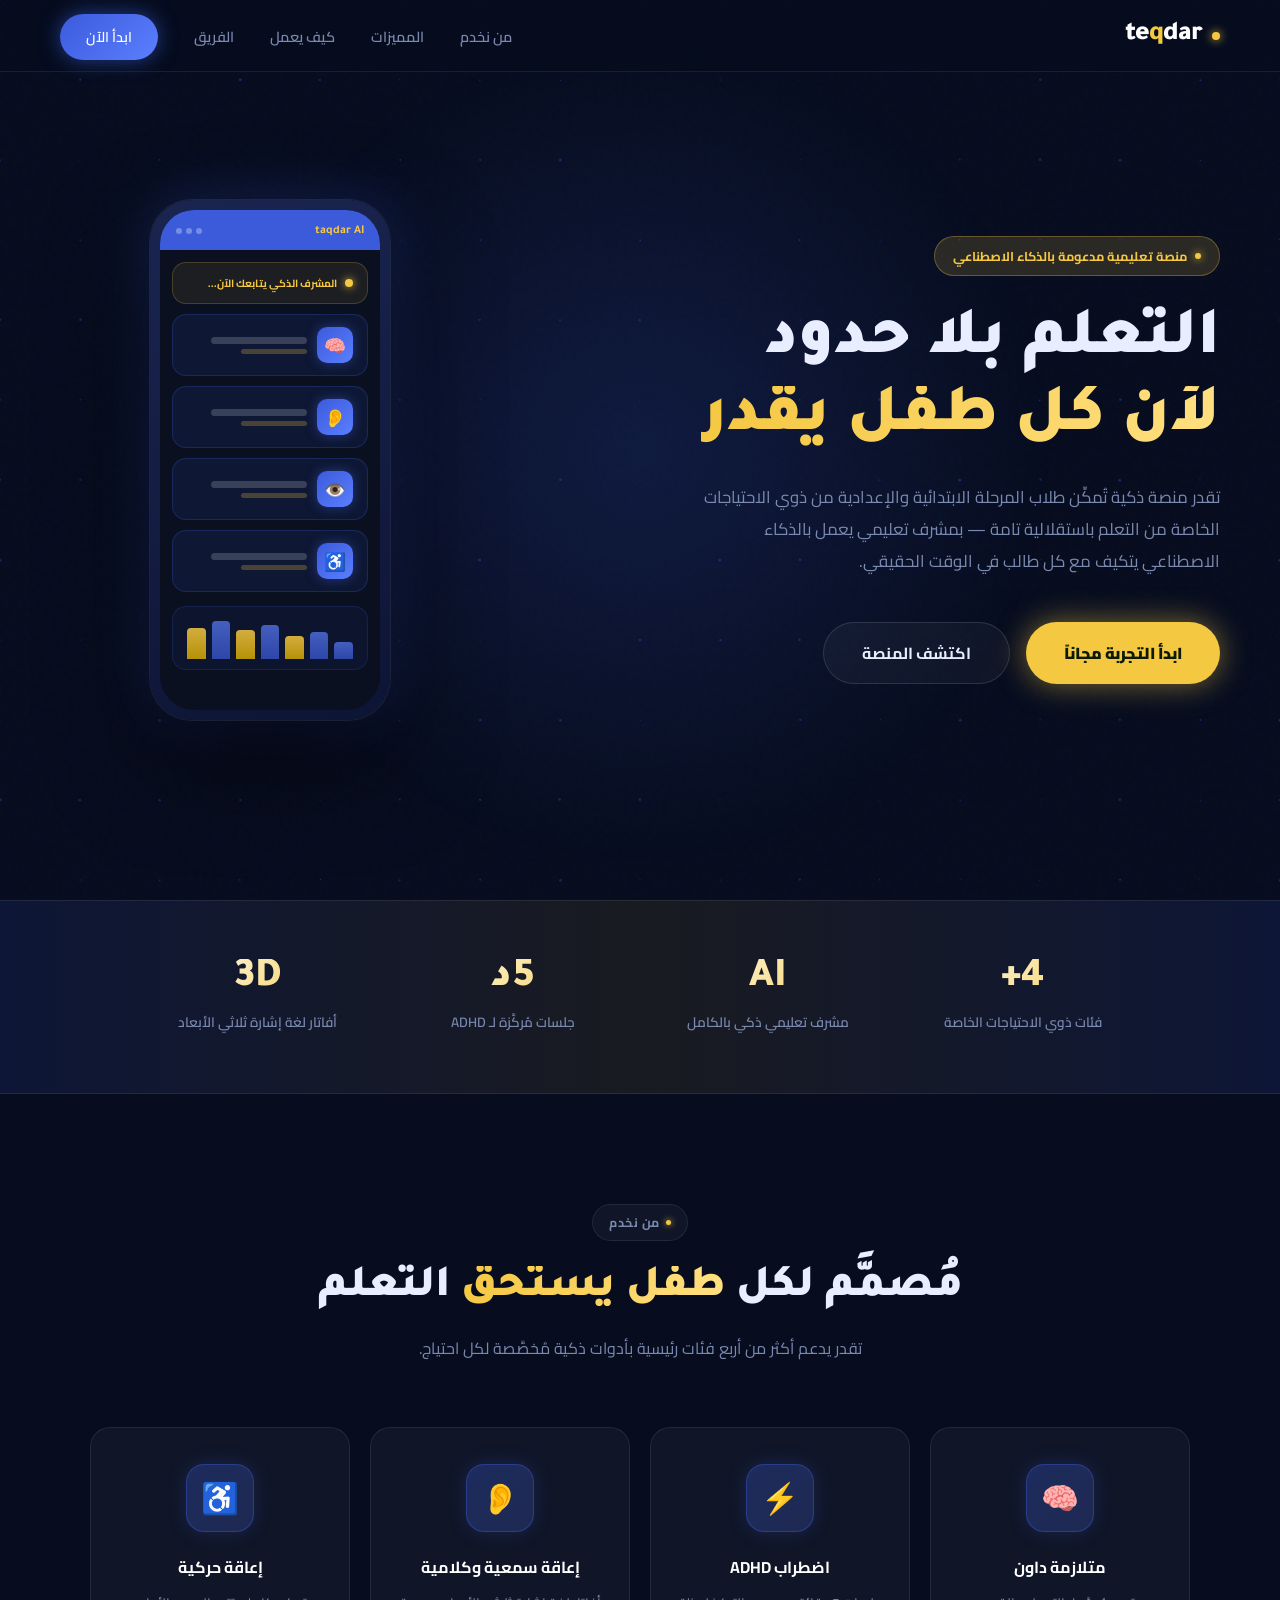
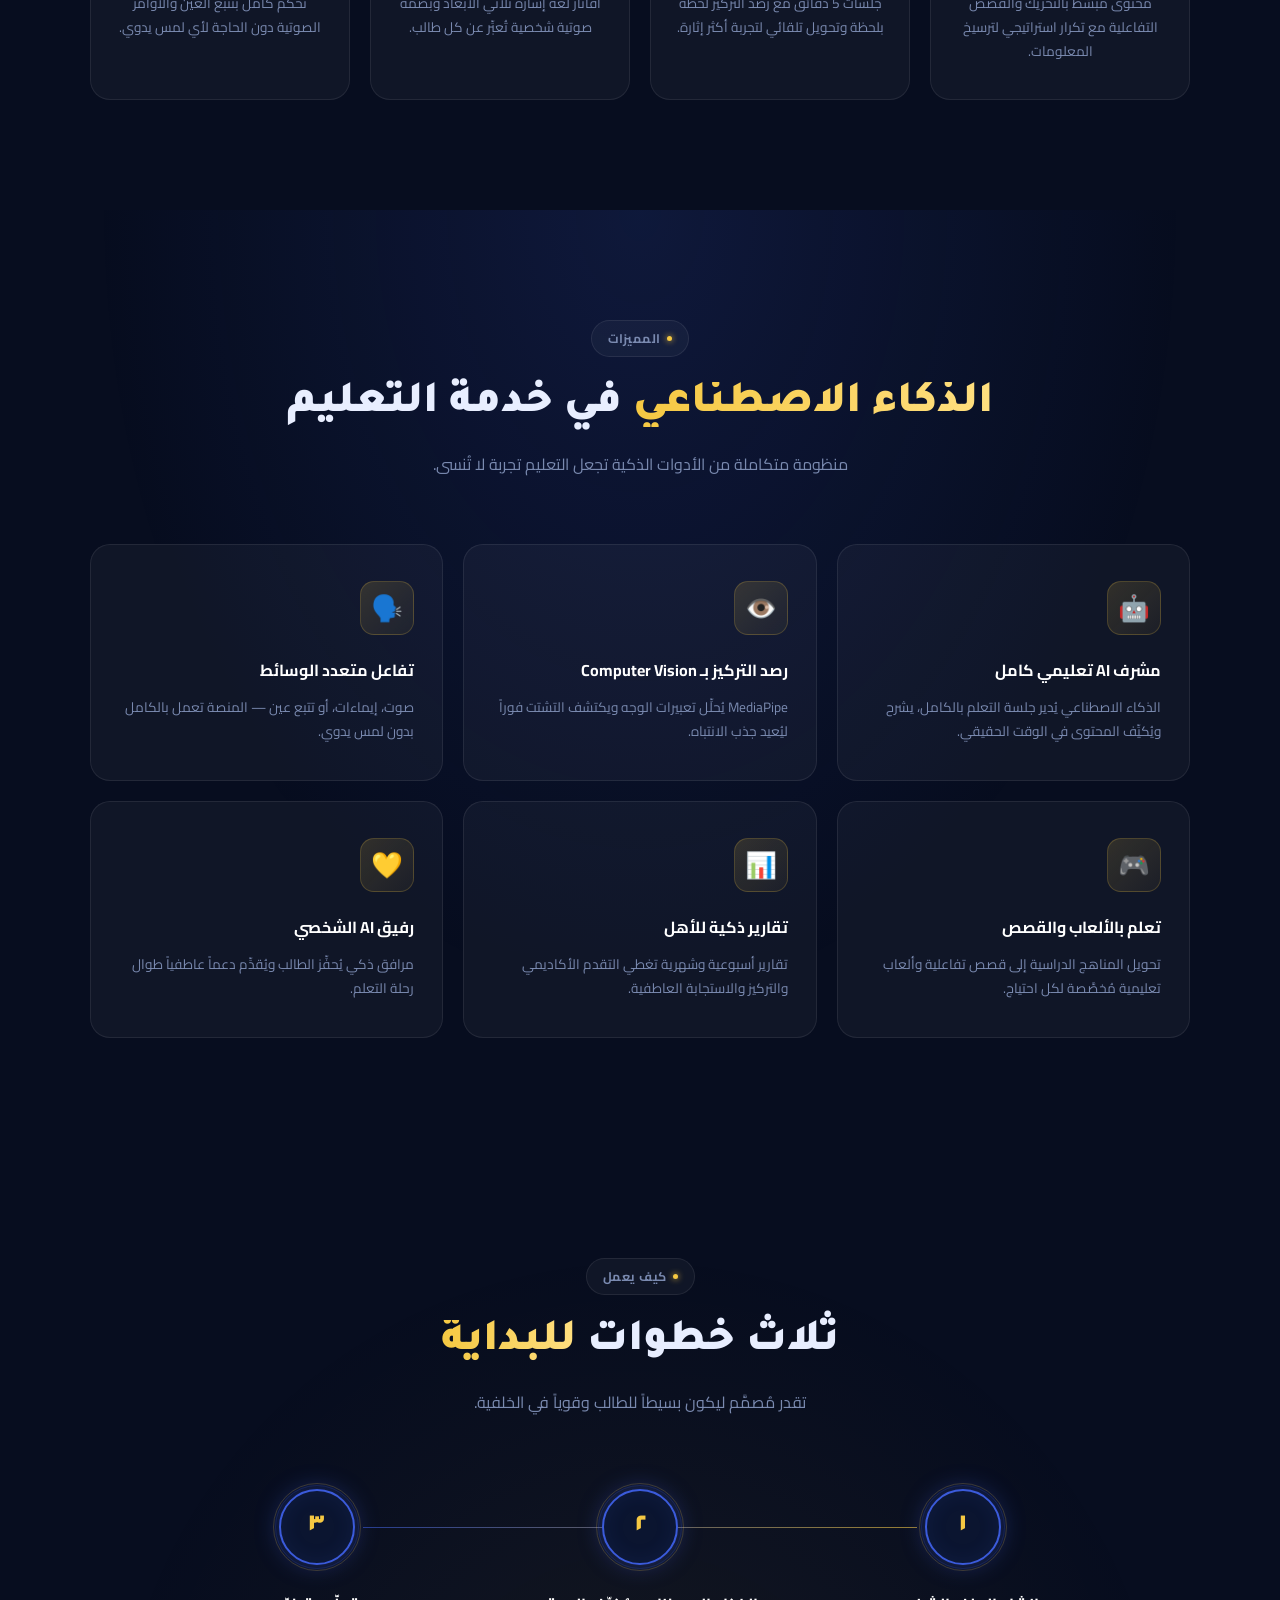
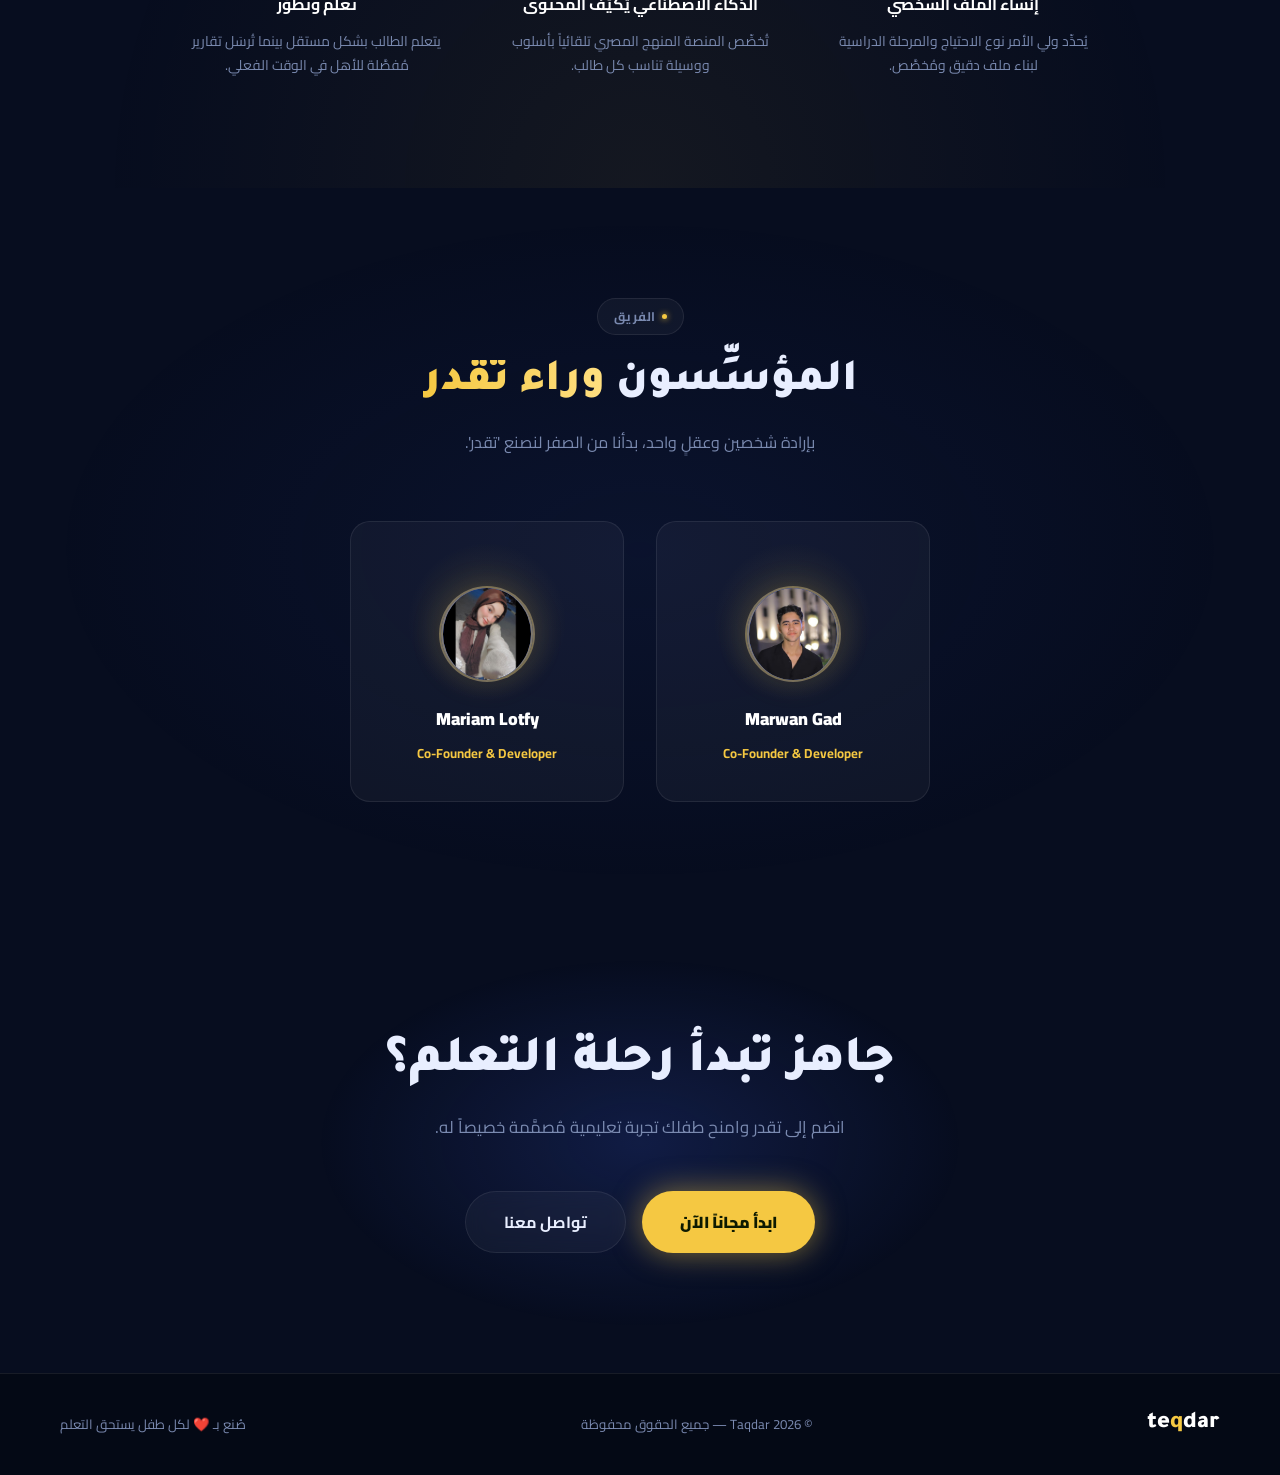
<file: index.html>
<!DOCTYPE html>
<html lang="ar" dir="rtl">
<head>
  <meta charset="UTF-8" />
  <meta name="viewport" content="width=device-width, initial-scale=1.0" />
  <title>تقدر – منصة التعلم الذكية لذوي الاحتياجات الخاصة</title>
  <link href="https://fonts.googleapis.com/css2?family=Cairo:wght@400;600;700;900&family=Tajawal:wght@400;700;900&display=swap" rel="stylesheet" />
  <style>
    :root {
      --blue: #3B5BDB;
      --blue-dark: #1e3a8a;
      --blue-glow: rgba(59,91,219,0.6);
      --gold: #F5C842;
      --gold-glow: rgba(245,200,66,0.5);
      --gold-dim: rgba(245,200,66,0.15);
      --white: #ffffff;
      --bg: #070d1f;
      --bg2: #0b1530;
      --glass: rgba(255,255,255,0.04);
      --glass-border: rgba(255,255,255,0.08);
      --text: #e8eeff;
      --muted: #7a8ab0;
      --radius: 20px;
    }
    *, *::before, *::after { margin:0; padding:0; box-sizing:border-box; }
    html { scroll-behavior: smooth; }
    body {
      font-family: 'Cairo', sans-serif;
      background: var(--bg);
      color: var(--text);
      overflow-x: hidden;
    }

    /* ── CANVAS BG ── */
    #bg-canvas {
      position: fixed;
      inset: 0;
      z-index: 0;
      pointer-events: none;
    }

    /* ── NOISE OVERLAY ── */
    body::after {
      content:'';
      position:fixed;
      inset:0;
      background-image: url("data:image/svg+xml,%3Csvg viewBox='0 0 200 200' xmlns='http://www.w3.org/2000/svg'%3E%3Cfilter id='n'%3E%3CfeTurbulence type='fractalNoise' baseFrequency='0.9' numOctaves='4' stitchTiles='stitch'/%3E%3C/filter%3E%3Crect width='100%25' height='100%25' filter='url(%23n)' opacity='0.03'/%3E%3C/svg%3E");
      pointer-events:none;
      z-index:1;
      opacity:.4;
    }

    /* ── NAVBAR ── */
    nav {
      position: fixed;
      top: 0; inset-inline: 0;
      z-index: 200;
      display: flex;
      align-items: center;
      justify-content: space-between;
      padding: 0 60px;
      height: 72px;
      background: rgba(7,13,31,0.7);
      backdrop-filter: blur(20px);
      border-bottom: 1px solid var(--glass-border);
    }
    .nav-logo {
      font-family:'Tajawal',sans-serif;
      font-size:1.7rem;
      font-weight:900;
      color:var(--white);
      letter-spacing:-1px;
      display:flex;align-items:center;gap:10px;
    }
    .nav-logo .dot {
      width:8px;height:8px;
      background:var(--gold);
      border-radius:50%;
      box-shadow:0 0 10px var(--gold);
      animation: pulse 2s infinite;
    }
    .logo-text span { color:var(--gold); }
    .nav-links { display:flex;gap:36px;list-style:none; }
    .nav-links a {
      text-decoration:none;
      color:var(--muted);
      font-size:.9rem;
      font-weight:600;
      transition:color .2s;
      position:relative;
    }
    .nav-links a::after {
      content:'';
      position:absolute;
      bottom:-4px;left:0;right:0;
      height:1.5px;
      background:var(--gold);
      transform:scaleX(0);
      transition:transform .25s;
      transform-origin:right;
    }
    .nav-links a:hover { color:var(--white); }
    .nav-links a:hover::after { transform:scaleX(1);transform-origin:left; }
    .nav-cta {
      background: linear-gradient(135deg, var(--blue), #5b7fff);
      color:var(--white) !important;
      padding:10px 26px;
      border-radius:50px;
      font-size:.88rem !important;
      box-shadow:0 0 20px var(--blue-glow);
      transition:box-shadow .25s, transform .2s !important;
    }
    .nav-cta:hover {
      box-shadow:0 0 35px var(--blue-glow) !important;
      transform:translateY(-2px) !important;
    }
    .nav-cta::after { display:none !important; }

    /* ── HERO ── */
    .hero {
      position:relative;
      z-index:2;
      min-height:100vh;
      display:flex;
      align-items:center;
      justify-content:center;
      padding: 100px 60px 80px;
      overflow:hidden;
    }
    /* radial glow behind hero */
    .hero-glow {
      position:absolute;
      top:50%;left:50%;
      transform:translate(-50%,-50%);
      width:900px;height:900px;
      background: radial-gradient(ellipse, rgba(59,91,219,.18) 0%, transparent 65%);
      pointer-events:none;
    }

    .hero-inner {
      max-width:1200px;
      width:100%;
      display:grid;
      grid-template-columns:1fr 420px;
      gap:80px;
      align-items:center;
    }

    /* badge */
    .badge {
      display:inline-flex;align-items:center;gap:8px;
      background:var(--gold-dim);
      border:1px solid rgba(245,200,66,.3);
      color:var(--gold);
      padding:7px 18px;
      border-radius:50px;
      font-size:.8rem;font-weight:700;
      margin-bottom:28px;
      animation:fadeDown .7s ease both;
    }
    .badge-dot {
      width:6px;height:6px;
      border-radius:50%;
      background:var(--gold);
      box-shadow:0 0 8px var(--gold);
      animation:pulse 1.8s infinite;
    }

    h1.hero-title {
      font-family:'Tajawal',sans-serif;
      font-size:clamp(2.6rem,5.5vw,4.2rem);
      font-weight:900;
      line-height:1.15;
      margin-bottom:24px;
      animation:fadeDown .8s ease .1s both;
    }
    .hero-title .line2 {
      background: linear-gradient(90deg, var(--gold), #ffdf80, var(--gold));
      background-size:200%;
      -webkit-background-clip:text;
      -webkit-text-fill-color:transparent;
      animation:shimmer 3s linear infinite, fadeDown .8s ease .1s both;
    }
    @keyframes shimmer { to { background-position:-200% center; } }

    .hero-sub {
      color:var(--muted);
      font-size:1.05rem;
      line-height:1.9;
      max-width:520px;
      margin-bottom:44px;
      animation:fadeDown .8s ease .2s both;
    }
    .hero-btns {
      display:flex;gap:16px;flex-wrap:wrap;
      animation:fadeDown .8s ease .3s both;
    }
    .btn-gold {
      background:var(--gold);
      color:#0d1a00;
      padding:15px 38px;
      border-radius:50px;
      font-weight:900;
      font-size:1rem;
      text-decoration:none;
      box-shadow:0 0 30px var(--gold-glow);
      transition:transform .2s, box-shadow .2s;
    }
    .btn-gold:hover { transform:translateY(-3px); box-shadow:0 0 50px var(--gold-glow); }
    .btn-ghost {
      background:var(--glass);
      color:var(--text);
      padding:15px 38px;
      border-radius:50px;
      font-weight:700;
      font-size:1rem;
      text-decoration:none;
      border:1px solid var(--glass-border);
      backdrop-filter:blur(10px);
      transition:background .2s, border-color .2s;
    }
    .btn-ghost:hover { background:rgba(255,255,255,.08); border-color:rgba(255,255,255,.2); }

    /* PHONE */
    .phone-wrap {
      display:flex;justify-content:center;
      animation:floatUp .9s ease .15s both;
    }
    .phone {
      width:240px;
      background: linear-gradient(160deg,#1a2550,#0d1535);
      border-radius:42px;
      padding:10px;
      box-shadow:
        0 0 0 1px rgba(255,255,255,.08),
        0 40px 100px rgba(0,0,0,.6),
        0 0 60px rgba(59,91,219,.3);
      animation:phoneFloat 5s ease-in-out infinite;
      position:relative;
    }
    @keyframes phoneFloat {
      0%,100%{transform:translateY(0) rotate(-1deg);}
      50%{transform:translateY(-18px) rotate(1deg);}
    }
    .phone-inner {
      background:#0a1020;
      border-radius:34px;
      overflow:hidden;
      height:500px;
    }
    .phone-bar {
      background:var(--blue);
      padding:14px 16px 12px;
      display:flex;align-items:center;justify-content:space-between;
    }
    .phone-bar-title {
      font-size:.75rem;font-weight:700;color:var(--gold);
      font-family:'Tajawal',sans-serif;
    }
    .phone-bar-dots { display:flex;gap:4px; }
    .phone-bar-dots span {
      width:6px;height:6px;border-radius:50%;
      background:rgba(255,255,255,.3);
    }
    .phone-body { padding:12px; display:flex;flex-direction:column;gap:10px; }
    .pcard {
      background:rgba(59,91,219,.1);
      border:1px solid rgba(59,91,219,.25);
      border-radius:14px;
      padding:12px 14px;
      display:flex;align-items:center;gap:10px;
    }
    .pcard-icon {
      width:36px;height:36px;
      border-radius:10px;
      background:linear-gradient(135deg,var(--blue),#5b7fff);
      display:flex;align-items:center;justify-content:center;
      font-size:1.1rem;flex-shrink:0;
      box-shadow:0 0 12px rgba(59,91,219,.5);
    }
    .pcard-lines { flex:1; }
    .pcard-line1 { height:7px;border-radius:4px;background:rgba(255,255,255,.18);margin-bottom:5px;width:80%; }
    .pcard-line2 { height:5px;border-radius:3px;background:rgba(245,200,66,.25);width:55%; }
    .pcard-ai {
      background:rgba(245,200,66,.08);
      border:1px solid rgba(245,200,66,.2);
      border-radius:14px;
      padding:10px 14px;
      display:flex;align-items:center;gap:8px;
    }
    .pcard-ai-dot { width:8px;height:8px;border-radius:50%;background:var(--gold);box-shadow:0 0 8px var(--gold);animation:pulse 1.5s infinite; }
    .pcard-ai-text { font-size:.65rem;color:var(--gold);font-weight:700; }
    .phone-chart {
      margin-top:4px;
      background:rgba(59,91,219,.08);
      border:1px solid rgba(59,91,219,.18);
      border-radius:14px;
      padding:10px 14px;
    }
    .chart-bars { display:flex;align-items:flex-end;gap:6px;height:42px; }
    .bar {
      flex:1;border-radius:4px 4px 0 0;
      background:linear-gradient(to top, var(--blue), #5b7fff);
      opacity:.7;
    }
    .bar.gold { background:linear-gradient(to top, var(--gold-dark, #d4a800), var(--gold)); opacity:.85; }
    /* phone glow ring */
    .phone::before {
      content:'';
      position:absolute;
      inset:-20px;
      border-radius:60px;
      background:radial-gradient(ellipse, rgba(59,91,219,.2) 0%, transparent 70%);
      z-index:-1;
    }

    /* ── STATS ── */
    .stats-band {
      position:relative;z-index:2;
      background: linear-gradient(90deg, rgba(59,91,219,.12), rgba(245,200,66,.08), rgba(59,91,219,.12));
      border-top:1px solid var(--glass-border);
      border-bottom:1px solid var(--glass-border);
      padding:48px 60px;
    }
    .stats-grid {
      max-width:1000px;margin:0 auto;
      display:grid;grid-template-columns:repeat(4,1fr);
      gap:20px;text-align:center;
    }
    .stat-item { padding:10px; }
    .stat-num {
      font-family:'Tajawal',sans-serif;
      font-size:2.6rem;font-weight:900;
      background:linear-gradient(135deg,var(--white),var(--gold));
      -webkit-background-clip:text;-webkit-text-fill-color:transparent;
      line-height:1;
    }
    .stat-label { color:var(--muted);font-size:.85rem;margin-top:8px;font-weight:600; }

    /* ── SECTIONS COMMON ── */
    section { position:relative;z-index:2;padding:110px 60px; }
    .s-label {
      display:inline-flex;align-items:center;gap:6px;
      background:var(--glass);border:1px solid var(--glass-border);
      color:var(--muted);padding:6px 16px;border-radius:50px;
      font-size:.78rem;font-weight:700;margin-bottom:20px;
      letter-spacing:.5px;text-transform:uppercase;
    }
    .s-label .dot { width:5px;height:5px;border-radius:50%;background:var(--gold);box-shadow:0 0 6px var(--gold); }
    .s-title {
      font-family:'Tajawal',sans-serif;
      font-size:clamp(1.8rem,3.5vw,2.8rem);
      font-weight:900;
      line-height:1.25;
      margin-bottom:16px;
    }
    .s-title .g {
      background:linear-gradient(90deg,var(--gold),#ffdf80);
      -webkit-background-clip:text;-webkit-text-fill-color:transparent;
    }
    .s-desc { color:var(--muted);font-size:1rem;line-height:1.9;max-width:580px; }
    .center { text-align:center; }
    .center .s-desc { margin:0 auto; }

    /* ── SERVE ── */
    .serve-grid {
      max-width:1100px;margin:64px auto 0;
      display:grid;grid-template-columns:repeat(4,1fr);gap:20px;
    }
    .serve-card {
      background:var(--glass);
      border:1px solid var(--glass-border);
      border-radius:var(--radius);
      padding:36px 24px;
      text-align:center;
      transition:border-color .3s, transform .3s, box-shadow .3s;
      cursor:default;
      position:relative;overflow:hidden;
    }
    .serve-card::before {
      content:'';
      position:absolute;
      top:-60px;left:50%;transform:translateX(-50%);
      width:140px;height:140px;
      border-radius:50%;
      background:var(--blue-glow);
      opacity:0;
      transition:opacity .3s;
      filter:blur(40px);
    }
    .serve-card:hover { border-color:rgba(59,91,219,.5);transform:translateY(-8px);box-shadow:0 24px 60px rgba(0,0,0,.4); }
    .serve-card:hover::before { opacity:.4; }
    .serve-icon {
      width:68px;height:68px;
      border-radius:18px;
      background:linear-gradient(135deg,rgba(59,91,219,.3),rgba(91,127,255,.2));
      border:1px solid rgba(59,91,219,.4);
      display:flex;align-items:center;justify-content:center;
      font-size:1.9rem;
      margin:0 auto 20px;
      box-shadow:0 0 20px rgba(59,91,219,.2);
    }
    .serve-card h3 { font-weight:700;font-size:1rem;margin-bottom:10px;color:var(--white); }
    .serve-card p { color:var(--muted);font-size:.85rem;line-height:1.75; }

    /* ── FEATURES ── */
    .features { background: radial-gradient(ellipse at 50% 0%, rgba(59,91,219,.15) 0%, transparent 60%); }
    .features-grid {
      max-width:1100px;margin:64px auto 0;
      display:grid;grid-template-columns:repeat(3,1fr);gap:20px;
    }
    .feat-card {
      background:var(--glass);
      border:1px solid var(--glass-border);
      border-radius:var(--radius);
      padding:36px 28px;
      transition:border-color .3s, transform .3s;
      position:relative;overflow:hidden;
    }
    .feat-card::after {
      content:'';
      position:absolute;
      bottom:0;left:0;right:0;height:2px;
      background:linear-gradient(90deg, var(--blue), var(--gold));
      transform:scaleX(0);
      transition:transform .3s;
      transform-origin:right;
    }
    .feat-card:hover { border-color:rgba(245,200,66,.2);transform:translateY(-5px); }
    .feat-card:hover::after { transform:scaleX(1);transform-origin:left; }
    .feat-icon-wrap {
      width:54px;height:54px;
      border-radius:14px;
      background:linear-gradient(135deg,rgba(245,200,66,.15),rgba(245,200,66,.05));
      border:1px solid rgba(245,200,66,.2);
      display:flex;align-items:center;justify-content:center;
      font-size:1.6rem;margin-bottom:20px;
    }
    .feat-card h3 { color:var(--white);font-size:1rem;font-weight:700;margin-bottom:10px; }
    .feat-card p { color:var(--muted);font-size:.85rem;line-height:1.8; }

    /* ── HOW ── */
    .how { background: radial-gradient(ellipse at 50% 100%, rgba(245,200,66,.06) 0%, transparent 60%); }
    .steps {
      max-width:920px;margin:72px auto 0;
      display:grid;grid-template-columns:repeat(3,1fr);gap:50px;
      position:relative;
    }
    .steps::before {
      content:'';
      position:absolute;
      top:38px;right:calc(16.6% + 30px);left:calc(16.6% + 30px);
      height:1px;
      background:linear-gradient(90deg, rgba(59,91,219,.6), rgba(245,200,66,.6));
    }
    .step { text-align:center;position:relative;z-index:1; }
    .step-num {
      width:76px;height:76px;
      border-radius:50%;
      background:var(--bg2);
      border:2px solid var(--blue);
      display:flex;align-items:center;justify-content:center;
      font-family:'Tajawal',sans-serif;font-size:1.6rem;font-weight:900;
      color:var(--gold);
      margin:0 auto 24px;
      box-shadow:0 0 24px rgba(59,91,219,.4), inset 0 0 20px rgba(59,91,219,.1);
      position:relative;
    }
    .step-num::after {
      content:'';
      position:absolute;inset:-6px;
      border-radius:50%;
      border:1px solid rgba(59,91,219,.2);
    }
    .step h3 { color:var(--white);font-weight:700;font-size:1rem;margin-bottom:10px; }
    .step p { color:var(--muted);font-size:.87rem;line-height:1.75; }

    /* ── TEAM ── */
    .team { background: radial-gradient(ellipse at 50% 50%, rgba(59,91,219,.08) 0%, transparent 65%); }
    .team-grid {
      max-width:580px;margin:64px auto 0;
      display:grid;grid-template-columns:repeat(2,1fr);gap:32px;
    }
    .team-card {
      text-align:center;
      background:var(--glass);
      border:1px solid var(--glass-border);
      border-radius:var(--radius);
      padding:44px 24px 36px;
      position:relative;overflow:hidden;
      transition:border-color .3s, transform .3s;
    }
    .team-card::before {
      content:'';
      position:absolute;
      top:20px;left:50%;transform:translateX(-50%);
      width:160px;height:160px;
      border-radius:50%;
      background:radial-gradient(circle, rgba(245,200,66,.15) 0%, transparent 70%);
      pointer-events:none;
    }
    .team-card:hover { border-color:rgba(245,200,66,.3);transform:translateY(-6px); }
    .avatar {
      width:96px;height:96px;
      border-radius:50%;
      margin: 20px auto 20px;
      display:flex;align-items:center;justify-content:center;
      font-size:3rem;
      background:linear-gradient(135deg,rgba(59,91,219,.4),rgba(91,127,255,.2));
      border:2px solid rgba(245,200,66,.4);
      box-shadow:0 0 30px rgba(245,200,66,.15);
      position:relative;
    }
    .avatar-ring {
      position:absolute;inset:-8px;
      border-radius:50%;
      border:1px solid rgba(245,200,66,.2);
      animation:spin 8s linear infinite;
    }
    @keyframes spin { to { transform:rotate(360deg); } }
    .team-card h3 { color:var(--white);font-weight:900;font-size:1.1rem;margin-bottom:6px; }
    .team-card .role { color:var(--gold);font-size:.82rem;font-weight:700; }

    /* ── CTA ── */
    .cta-section {
      text-align:center;
      padding:120px 60px;
      position:relative;overflow:hidden;
      z-index:2;
    }
    .cta-glow {
      position:absolute;top:50%;left:50%;
      transform:translate(-50%,-50%);
      width:700px;height:400px;
      background:radial-gradient(ellipse, rgba(59,91,219,.2) 0%, transparent 65%);
      pointer-events:none;
    }
    .cta-section h2 {
      font-family:'Tajawal',sans-serif;
      font-size:clamp(2rem,4vw,3.2rem);
      font-weight:900;
      margin-bottom:18px;
      position:relative;
    }
    .cta-section p {
      color:var(--muted);font-size:1.05rem;
      margin-bottom:48px;position:relative;
    }
    .cta-btns { display:flex;gap:16px;justify-content:center;flex-wrap:wrap;position:relative; }

    /* ── FOOTER ── */
    footer {
      position:relative;z-index:2;
      background:rgba(0,0,0,.3);
      border-top:1px solid var(--glass-border);
      padding:36px 60px;
      display:flex;align-items:center;justify-content:space-between;flex-wrap:wrap;gap:16px;
    }
    .footer-logo {
      font-family:'Tajawal',sans-serif;font-size:1.5rem;font-weight:900;color:var(--white);
    }
    .footer-logo span { color:var(--gold); }
    footer p { color:var(--muted);font-size:.83rem; }

    /* ── ANIMATIONS ── */
    @keyframes pulse {
      0%,100%{opacity:1;transform:scale(1);}
      50%{opacity:.6;transform:scale(1.4);}
    }
    @keyframes fadeDown {
      from{opacity:0;transform:translateY(-24px);}
      to{opacity:1;transform:translateY(0);}
    }
    @keyframes floatUp {
      from{opacity:0;transform:translateY(50px);}
      to{opacity:1;transform:translateY(0);}
    }
    .reveal {
      opacity:0;transform:translateY(36px);
      transition:opacity .75s ease, transform .75s ease;
    }
    .reveal.visible { opacity:1;transform:translateY(0); }

    /* ── MODAL ── */
    .modal-overlay {
      position:fixed;inset:0;z-index:999;
      background:rgba(0,0,0,.7);
      backdrop-filter:blur(10px);
      display:flex;align-items:center;justify-content:center;
      opacity:0;pointer-events:none;
      transition:opacity .3s;
    }
    .modal-overlay.active { opacity:1;pointer-events:all; }
    .modal {
      background:linear-gradient(135deg,#0d1535,#0b1020);
      border:1px solid rgba(59,91,219,.35);
      border-radius:28px;
      padding:52px 44px;
      max-width:460px;width:90%;
      text-align:center;
      box-shadow:0 0 80px rgba(59,91,219,.25);
      transform:translateY(30px) scale(0.96);
      transition:transform .35s cubic-bezier(.34,1.56,.64,1);
      position:relative;
    }
    .modal-overlay.active .modal { transform:translateY(0) scale(1); }
    .modal-close {
      position:absolute;top:18px;left:20px;
      background:none;border:none;
      color:var(--muted);font-size:1.4rem;cursor:pointer;
      transition:color .2s;
      line-height:1;
    }
    .modal-close:hover { color:var(--white); }
    .modal-icon {
      width:80px;height:80px;
      border-radius:24px;
      background:linear-gradient(135deg,rgba(59,91,219,.3),rgba(91,127,255,.15));
      border:1px solid rgba(59,91,219,.4);
      display:flex;align-items:center;justify-content:center;
      font-size:2.4rem;
      margin:0 auto 24px;
      box-shadow:0 0 30px rgba(59,91,219,.3);
    }
    .modal h3 {
      font-family:'Tajawal',sans-serif;
      font-size:1.6rem;font-weight:900;
      margin-bottom:12px;color:var(--white);
    }
    .modal p {
      color:var(--muted);font-size:.95rem;line-height:1.8;
      margin-bottom:32px;
    }
    .modal-stores {
      display:flex;gap:12px;justify-content:center;flex-wrap:wrap;
      margin-bottom:20px;
    }
    .store-btn {
      display:flex;align-items:center;gap:10px;
      background:rgba(255,255,255,.06);
      border:1px solid rgba(255,255,255,.12);
      border-radius:14px;
      padding:12px 22px;
      color:var(--white);
      text-decoration:none;
      transition:background .2s,border-color .2s,transform .2s;
      cursor:default;
    }
    .store-btn:hover { background:rgba(255,255,255,.1);border-color:rgba(245,200,66,.3);transform:translateY(-2px); }
    .store-btn-icon { font-size:1.6rem; }
    .store-btn-text { text-align:right; }
    .store-btn-text small { display:block;font-size:.65rem;color:var(--muted);margin-bottom:1px; }
    .store-btn-text strong { font-size:.95rem;font-weight:700; }
    .modal-note {
      display:inline-flex;align-items:center;gap:6px;
      background:var(--gold-dim);
      border:1px solid rgba(245,200,66,.25);
      color:var(--gold);
      padding:7px 16px;border-radius:50px;
      font-size:.78rem;font-weight:700;
    }

    /* ── RESPONSIVE ── */
    @media(max-width:960px){
      nav { padding:0 24px; }
      .nav-links { display:none; }
      section, .stats-band, .cta-section, footer { padding:70px 24px; }
      .hero { padding:90px 24px 60px; }
      .hero-inner { grid-template-columns:1fr;text-align:center; }
      .hero-btns { justify-content:center; }
      .phone-wrap { display:none; }
      .stats-grid { grid-template-columns:repeat(2,1fr); }
      .serve-grid, .features-grid { grid-template-columns:repeat(2,1fr); }
      .steps { grid-template-columns:1fr; }
      .steps::before { display:none; }
      .team-grid { grid-template-columns:1fr;max-width:280px; }
    }



.avatar {
    overflow: hidden; 
    display: flex;
    align-items: center;
    justify-content: center;
}


.avatar-img {
    width: 100%;
    height: 100%;
    object-fit: cover; 
    border-radius: 50%; 
}






  </style>
</head>
<body>

<canvas id="bg-canvas"></canvas>

<!-- NAVBAR -->
<nav>
  <div class="nav-logo">
    <div class="dot"></div>
    <span class="logo-text">te<span>q</span>dar</span>
  </div>
  <ul class="nav-links">
    <li><a href="#serve">من نخدم</a></li>
    <li><a href="#features">المميزات</a></li>
    <li><a href="#how">كيف يعمل</a></li>
    <li><a href="#team">الفريق</a></li>
    <li><a href="#cta" class="nav-cta">ابدأ الآن</a></li>
  </ul>
</nav>

<!-- HERO -->
<section class="hero">
  <div class="hero-glow"></div>
  <div class="hero-inner">
    <div class="hero-text">
      <div class="badge"><div class="badge-dot"></div>منصة تعليمية مدعومة بالذكاء الاصطناعي</div>
      <h1 class="hero-title">
        التعلم بلا حدود<br/>
        <span class="line2">لأن كل طفل يقدر</span>
      </h1>
      <p class="hero-sub">
        تقدر منصة ذكية تُمكِّن طلاب المرحلة الابتدائية والإعدادية من ذوي الاحتياجات الخاصة من التعلم باستقلالية تامة — بمشرف تعليمي يعمل بالذكاء الاصطناعي يتكيف مع كل طالب في الوقت الحقيقي.
      </p>
      <div class="hero-btns">
        <button onclick="openModal()" class="btn-gold" style="border:none;cursor:pointer;font-family:'Cairo',sans-serif;">ابدأ التجربة مجاناً</button>
        <button onclick="openModal()" class="btn-ghost" style="border:1px solid rgba(255,255,255,.12);cursor:pointer;font-family:'Cairo',sans-serif;">اكتشف المنصة</button>
      </div>
    </div>
    <div class="phone-wrap">
      <div class="phone">
        <div class="phone-inner">
          <div class="phone-bar">
            <div class="phone-bar-title">taqdar AI</div>
            <div class="phone-bar-dots"><span></span><span></span><span></span></div>
          </div>
          <div class="phone-body">
            <div class="pcard-ai">
              <div class="pcard-ai-dot"></div>
              <div class="pcard-ai-text">المشرف الذكي يتابعك الآن...</div>
            </div>
            <div class="pcard">
              <div class="pcard-icon">🧠</div>
              <div class="pcard-lines"><div class="pcard-line1"></div><div class="pcard-line2"></div></div>
            </div>
            <div class="pcard">
              <div class="pcard-icon">👂</div>
              <div class="pcard-lines"><div class="pcard-line1"></div><div class="pcard-line2"></div></div>
            </div>
            <div class="pcard">
              <div class="pcard-icon">👁️</div>
              <div class="pcard-lines"><div class="pcard-line1"></div><div class="pcard-line2"></div></div>
            </div>
            <div class="pcard">
              <div class="pcard-icon">♿</div>
              <div class="pcard-lines"><div class="pcard-line1"></div><div class="pcard-line2"></div></div>
            </div>
            <div class="phone-chart">
              <div class="chart-bars">
                <div class="bar" style="height:40%"></div>
                <div class="bar" style="height:65%"></div>
                <div class="bar gold" style="height:55%"></div>
                <div class="bar" style="height:80%"></div>
                <div class="bar gold" style="height:70%"></div>
                <div class="bar" style="height:90%"></div>
                <div class="bar gold" style="height:75%"></div>
              </div>
            </div>
          </div>
        </div>
      </div>
    </div>
  </div>
</section>

<!-- STATS -->
<div class="stats-band reveal">
  <div class="stats-grid">
    <div class="stat-item">
      <div class="stat-num">4+</div>
      <div class="stat-label">فئات ذوي الاحتياجات الخاصة</div>
    </div>
    <div class="stat-item">
      <div class="stat-num">AI</div>
      <div class="stat-label">مشرف تعليمي ذكي بالكامل</div>
    </div>
    <div class="stat-item">
      <div class="stat-num">5د</div>
      <div class="stat-label">جلسات مُركَّزة لـ ADHD</div>
    </div>
    <div class="stat-item">
      <div class="stat-num">3D</div>
      <div class="stat-label">أفاتار لغة إشارة ثلاثي الأبعاد</div>
    </div>
  </div>
</div>

<!-- SERVE -->
<section id="serve">
  <div class="center">
    <div class="s-label"><div class="dot"></div>من نخدم</div>
    <h2 class="s-title">مُصمَّم لكل <span class="g">طفل يستحق</span> التعلم</h2>
    <p class="s-desc">تقدر يدعم أكثر من أربع فئات رئيسية بأدوات ذكية مُخصَّصة لكل احتياج.</p>
  </div>
  <div class="serve-grid reveal">
    <div class="serve-card">
      <div class="serve-icon">🧠</div>
      <h3>متلازمة داون</h3>
      <p>محتوى مُبسَّط بالتحريك والقصص التفاعلية مع تكرار استراتيجي لترسيخ المعلومات.</p>
    </div>
    <div class="serve-card">
      <div class="serve-icon">⚡</div>
      <h3>اضطراب ADHD</h3>
      <p>جلسات 5 دقائق مع رصد التركيز لحظة بلحظة وتحويل تلقائي لتجربة أكثر إثارة.</p>
    </div>
    <div class="serve-card">
      <div class="serve-icon">👂</div>
      <h3>إعاقة سمعية وكلامية</h3>
      <p>أفاتار لغة إشارة ثلاثي الأبعاد وبصمة صوتية شخصية تُعبِّر عن كل طالب.</p>
    </div>
    <div class="serve-card">
      <div class="serve-icon">♿</div>
      <h3>إعاقة حركية</h3>
      <p>تحكم كامل بتتبع العين والأوامر الصوتية دون الحاجة لأي لمس يدوي.</p>
    </div>
  </div>
</section>

<!-- FEATURES -->
<section id="features" class="features">
  <div class="center">
    <div class="s-label"><div class="dot"></div>المميزات</div>
    <h2 class="s-title"><span class="g">الذكاء الاصطناعي</span> في خدمة التعليم</h2>
    <p class="s-desc">منظومة متكاملة من الأدوات الذكية تجعل التعليم تجربة لا تُنسى.</p>
  </div>
  <div class="features-grid reveal">
    <div class="feat-card">
      <div class="feat-icon-wrap">🤖</div>
      <h3>مشرف AI تعليمي كامل</h3>
      <p>الذكاء الاصطناعي يُدير جلسة التعلم بالكامل، يشرح ويُكيِّف المحتوى في الوقت الحقيقي.</p>
    </div>
    <div class="feat-card">
      <div class="feat-icon-wrap">👁️</div>
      <h3>رصد التركيز بـ Computer Vision</h3>
      <p>MediaPipe يُحلِّل تعبيرات الوجه ويكتشف التشتت فوراً ليُعيد جذب الانتباه.</p>
    </div>
    <div class="feat-card">
      <div class="feat-icon-wrap">🗣️</div>
      <h3>تفاعل متعدد الوسائط</h3>
      <p>صوت، إيماءات، أو تتبع عين — المنصة تعمل بالكامل بدون لمس يدوي.</p>
    </div>
    <div class="feat-card">
      <div class="feat-icon-wrap">🎮</div>
      <h3>تعلم بالألعاب والقصص</h3>
      <p>تحويل المناهج الدراسية إلى قصص تفاعلية وألعاب تعليمية مُخصَّصة لكل احتياج.</p>
    </div>
    <div class="feat-card">
      <div class="feat-icon-wrap">📊</div>
      <h3>تقارير ذكية للأهل</h3>
      <p>تقارير أسبوعية وشهرية تغطي التقدم الأكاديمي والتركيز والاستجابة العاطفية.</p>
    </div>
    <div class="feat-card">
      <div class="feat-icon-wrap">💛</div>
      <h3>رفيق AI الشخصي</h3>
      <p>مرافق ذكي يُحفِّز الطالب ويُقدِّم دعماً عاطفياً طوال رحلة التعلم.</p>
    </div>
  </div>
</section>

<!-- HOW -->
<section id="how" class="how">
  <div class="center">
    <div class="s-label"><div class="dot"></div>كيف يعمل</div>
    <h2 class="s-title">ثلاث خطوات <span class="g">للبداية</span></h2>
    <p class="s-desc">تقدر مُصمَّم ليكون بسيطاً للطالب وقوياً في الخلفية.</p>
  </div>
  <div class="steps reveal">
    <div class="step">
      <div class="step-num"><div class="avatar-ring"></div>١</div>
      <h3>إنشاء الملف الشخصي</h3>
      <p>يُحدِّد ولي الأمر نوع الاحتياج والمرحلة الدراسية لبناء ملف دقيق ومُخصَّص.</p>
    </div>
    <div class="step">
      <div class="step-num"><div class="avatar-ring"></div>٢</div>
      <h3>الذكاء الاصطناعي يُكيِّف المحتوى</h3>
      <p>تُخصِّص المنصة المنهج المصري تلقائياً بأسلوب ووسيلة تناسب كل طالب.</p>
    </div>
    <div class="step">
      <div class="step-num"><div class="avatar-ring"></div>٣</div>
      <h3>تعلّم وتطوّر</h3>
      <p>يتعلم الطالب بشكل مستقل بينما تُرسَل تقارير مُفصَّلة للأهل في الوقت الفعلي.</p>
    </div>
  </div>
</section>

<!-- TEAM -->
<section id="team" class="team">
  <div class="center">
    <div class="s-label"><div class="dot"></div>الفريق</div>
    <h2 class="s-title">المؤسِّسون <span class="g">وراء تقدر</span></h2>
    <p class="s-desc">بإرادة شخصين وعقلٍ واحد، بدأنا من الصفر لنصنع 'تقدر'.</p>
  </div>
  <div class="team-grid reveal">
    <div class="team-card">
      <div class="avatar"><div class="avatar">
    <img src="images\Marwan in teqdar 1.png" alt="Marwan" class="avatar-img">
</div></div>
      <h3>Marwan Gad</h3>
      <div class="role">Co-Founder & Developer</div>
    </div>
    <div class="team-card">
      <div class="avatar"><div class="avatar">
    <img src="images\Mariam in teqdar 1.png" alt="Mariam" class="avatar-img">
</div></div>
      <h3>Mariam Lotfy</h3>
      <div class="role">Co-Founder & Developer</div>
    </div>
  </div>
</section>

<!-- CTA -->
<section class="cta-section" id="cta">
  <div class="cta-glow"></div>
  <h2>جاهز تبدأ رحلة التعلم؟</h2>
  <p>انضم إلى تقدر وامنح طفلك تجربة تعليمية مُصمَّمة خصيصاً له.</p>
  <div class="cta-btns">
    <button onclick="openModal()" class="btn-gold" style="border:none;cursor:pointer;font-family:'Cairo',sans-serif;">ابدأ مجاناً الآن</button>
    <a href="https://wa.me/201270564554" target="_blank" class="btn-ghost">تواصل معنا</a>
  </div>
</section>

<!-- MODAL -->
<div class="modal-overlay" id="comingSoonModal" onclick="handleOverlayClick(event)">
  <div class="modal">
    <button class="modal-close" onclick="closeModal()">✕</button>
    <div class="modal-icon">🚀</div>
    <h3>قريباً على المتاجر!</h3>
    <p>
      تقدر في مراحله الأخيرة وسيكون متاحاً قريباً على<br/>
      متجر Google Play ومتجر App Store.<br/>
      ابق على اطلاع — التعليم الذكي في طريقه إليك.
    </p>
    <div class="modal-stores">
      <div class="store-btn">
        <div class="store-btn-icon">
          <!-- Google Play SVG -->
          <svg width="28" height="28" viewBox="0 0 24 24" xmlns="http://www.w3.org/2000/svg">
            <path d="M3.18 23.76c.3.17.64.24.99.2l13.24-11.78L13.88 8.7 3.18 23.76z" fill="#EA4335"/>
            <path d="M20.56 10.14 17.4 8.3l-3.52 3.13 3.52 3.14 3.18-1.86a1.75 1.75 0 0 0 0-2.57z" fill="#FBBC04"/>
            <path d="M3.18.24A1.75 1.75 0 0 0 2.5 1.6v20.8c0 .55.24 1.04.68 1.36L13.88 12 3.18.24z" fill="#4285F4"/>
            <path d="M4.17.04 13.88 8.7l3.53-3.14L4.17.04A1.75 1.75 0 0 0 3.18.24l.99-.2z" fill="#34A853"/>
            <path d="M3.18.24l.99-.2L4.17.04A1.73 1.73 0 0 0 3.18.24z" fill="#34A853"/>
          </svg>
        </div>
        <div class="store-btn-text">
          <small>قريباً على</small>
          <strong>Google Play</strong>
        </div>
      </div>
      <div class="store-btn">
        <div class="store-btn-icon">
          <!-- Apple App Store SVG -->
          <svg width="28" height="28" viewBox="0 0 24 24" xmlns="http://www.w3.org/2000/svg">
            <path d="M18.71 19.5c-.83 1.24-1.71 2.45-3.05 2.47-1.34.03-1.77-.79-3.29-.79-1.53 0-2 .77-3.27.82-1.31.05-2.3-1.32-3.14-2.53C4.25 17 2.94 12.45 4.7 9.39c.87-1.52 2.43-2.48 4.12-2.51 1.28-.02 2.5.87 3.29.87.78 0 2.26-1.07 3.8-.91.65.03 2.47.26 3.64 1.98-.09.06-2.17 1.28-2.15 3.81.03 3.02 2.65 4.03 2.68 4.04-.03.07-.42 1.44-1.38 2.83M13 3.5c.73-.83 1.94-1.46 2.94-1.5.13 1.17-.34 2.35-1.04 3.19-.69.85-1.83 1.51-2.95 1.42-.15-1.15.41-2.35 1.05-3.11z" fill="#ffffff"/>
          </svg>
        </div>
        <div class="store-btn-text">
          <small>قريباً على</small>
          <strong>App Store</strong>
        </div>
      </div>

    <a href="onboarding.html"> <button class="btn-gold" style="border:none;cursor:pointer;font-family:'Cairo',sans-serif;">استكشف الإصدار التجريبي الآن</button></a>



    </div>
    <div class="modal-note"> &nbsp;سيتم الإعلان عن تاريخ الإطلاق قريباً</div>
  </div>
</div>

<!-- FOOTER -->
<footer>
  <div class="footer-logo">te<span>q</span>dar</div>
  <p>© 2026 Taqdar — جميع الحقوق محفوظة</p>
  <p>صُنع بـ ❤️ لكل طفل يستحق التعلم</p>
</footer>

<script>
/* ── MODAL ── */
function openModal() {
  document.getElementById('comingSoonModal').classList.add('active');
  document.body.style.overflow = 'hidden';
}
function closeModal() {
  document.getElementById('comingSoonModal').classList.remove('active');
  document.body.style.overflow = '';
}
function handleOverlayClick(e) {
  if (e.target === document.getElementById('comingSoonModal')) closeModal();
}
document.addEventListener('keydown', e => { if (e.key === 'Escape') closeModal(); });

/* ── ANIMATED PARTICLE GRID CANVAS ── */
const canvas = document.getElementById('bg-canvas');
const ctx = canvas.getContext('2d');
let W, H, points = [];

function resize() {
  W = canvas.width = window.innerWidth;
  H = canvas.height = window.innerHeight;
}

function initPoints() {
  points = [];
  const cols = Math.ceil(W / 80);
  const rows = Math.ceil(H / 80);
  for (let i = 0; i <= cols; i++) {
    for (let j = 0; j <= rows; j++) {
      points.push({
        x: i * 80, y: j * 80,
        ox: i * 80, oy: j * 80,
        vx: (Math.random() - 0.5) * 0.3,
        vy: (Math.random() - 0.5) * 0.3,
        r: Math.random() * 1.2 + 0.3,
        a: Math.random(),
      });
    }
  }
}

function draw() {
  ctx.clearRect(0, 0, W, H);

  // moving dots + connections
  points.forEach(p => {
    p.x += p.vx; p.y += p.vy;
    if (Math.abs(p.x - p.ox) > 20) p.vx *= -1;
    if (Math.abs(p.y - p.oy) > 20) p.vy *= -1;
    p.a += 0.005;

    ctx.beginPath();
    ctx.arc(p.x, p.y, p.r, 0, Math.PI * 2);
    ctx.fillStyle = `rgba(59,91,219,${0.25 + 0.15 * Math.sin(p.a)})`;
    ctx.fill();
  });

  // connections
  for (let i = 0; i < points.length; i++) {
    for (let j = i + 1; j < points.length; j++) {
      const dx = points[i].x - points[j].x;
      const dy = points[i].y - points[j].y;
      const d = Math.sqrt(dx * dx + dy * dy);
      if (d < 100) {
        ctx.beginPath();
        ctx.moveTo(points[i].x, points[i].y);
        ctx.lineTo(points[j].x, points[j].y);
        ctx.strokeStyle = `rgba(59,91,219,${0.06 * (1 - d / 100)})`;
        ctx.lineWidth = 0.5;
        ctx.stroke();
      }
    }
  }

  requestAnimationFrame(draw);
}

resize(); initPoints(); draw();
window.addEventListener('resize', () => { resize(); initPoints(); });

/* ── SCROLL REVEAL ── */
const reveals = document.querySelectorAll('.reveal');
const obs = new IntersectionObserver(entries => {
  entries.forEach(e => { if (e.isIntersecting) e.target.classList.add('visible'); });
}, { threshold: 0.1 });
reveals.forEach(el => obs.observe(el));
</script>
</body>
</html>
</file>
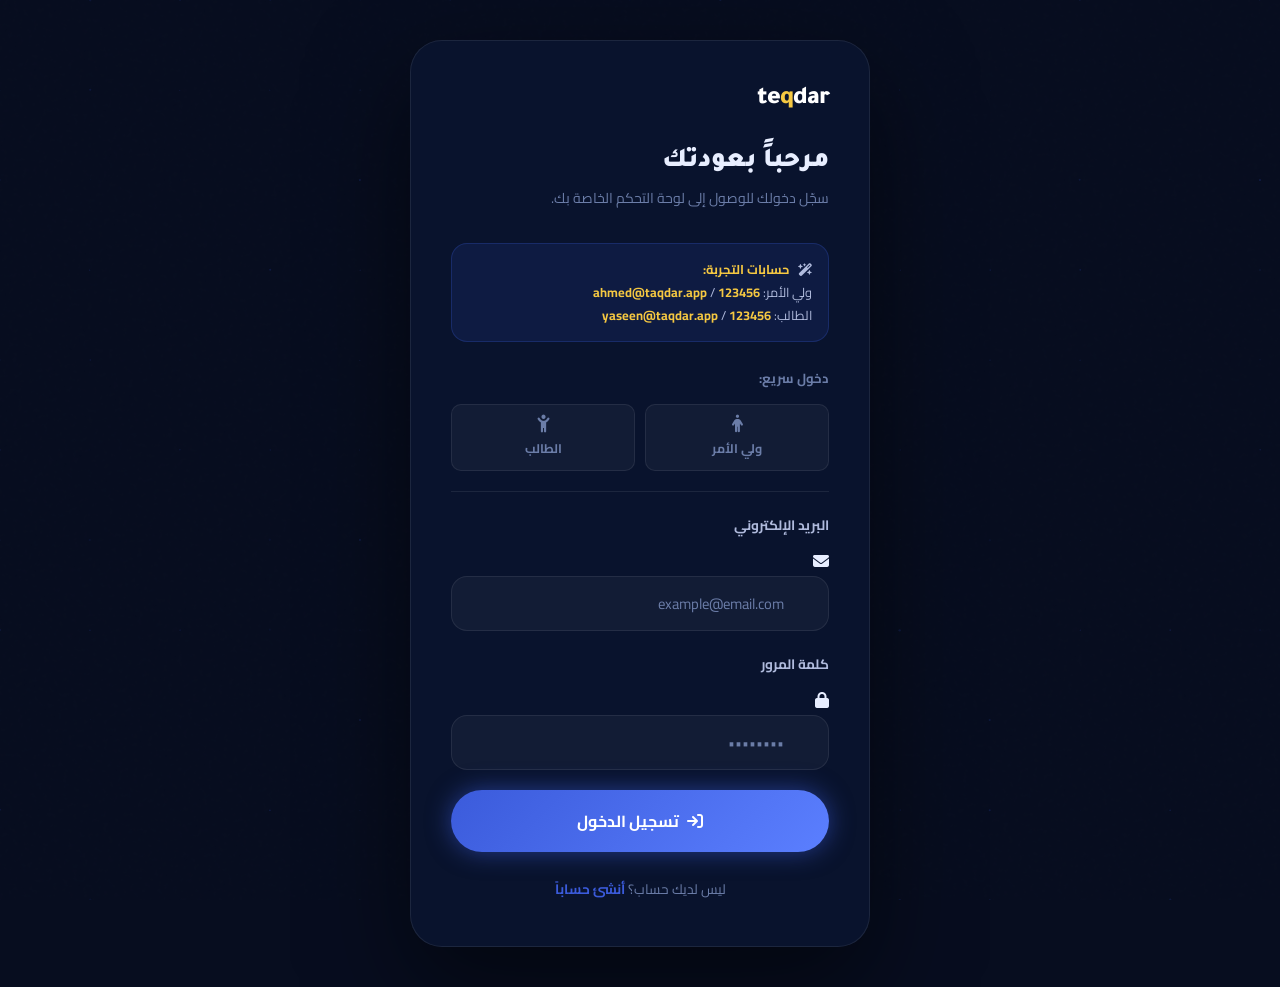
<file: companion.html>
<!DOCTYPE html>
<html lang="ar" dir="rtl">
<head>
  <meta charset="UTF-8"/>
  <meta name="viewport" content="width=device-width, initial-scale=1.0"/>
  <title>تقدر – نور، مرشدك الذكي</title>
  <link rel="stylesheet" href="style.css"/>
  <link rel="stylesheet" href="https://cdnjs.cloudflare.com/ajax/libs/font-awesome/6.5.0/css/all.min.css"/>
  <style>

    /* ══ LAYOUT ══ */
    .companion-layout {
      display: grid;
      grid-template-columns: 300px 1fr 260px;
      gap: 0;
      height: calc(100vh - 66px);
      overflow: hidden;
    }

    /* ══ LEFT PANEL ══ */
    .left-panel {
      background: rgba(11,21,48,0.9);
      border-left: 1px solid var(--glass-border);
      display: flex;
      flex-direction: column;
      overflow: hidden;
    }
    .left-panel-header {
      padding: 24px 20px 16px;
      border-bottom: 1px solid var(--glass-border);
    }
    .left-panel-title {
      font-family: 'Tajawal', sans-serif;
      font-size: 1rem; font-weight: 900;
      margin-bottom: 14px;
      display: flex; align-items: center; gap: 8px;
    }
    .left-panel-title i { color: var(--blue); font-size: .9rem; }

    /* mood selector */
    .mood-row {
      display: flex; gap: 8px; flex-wrap: wrap;
    }
    .mood-btn {
      flex: 1; min-width: 60px;
      padding: 8px 6px;
      background: var(--glass); border: 1px solid var(--glass-border);
      border-radius: var(--radius-sm); cursor: pointer;
      text-align: center; transition: all .2s;
      font-family: 'Cairo', sans-serif;
    }
    .mood-btn:hover { border-color: rgba(59,91,219,.4); background: var(--blue-dim); }
    .mood-btn.active { border-color: var(--blue); background: var(--blue-dim); }
    .mood-btn-icon { font-size: 1.2rem; display: block; margin-bottom: 3px; }
    .mood-btn-label { font-size: .65rem; color: var(--muted); font-weight: 600; }
    .mood-btn.active .mood-btn-label { color: var(--blue); }

    /* topics */
    .topics-list {
      flex: 1; overflow-y: auto; padding: 16px 12px;
    }
    .topic-section-label {
      font-size: .68rem; font-weight: 700; letter-spacing: 1.2px;
      color: var(--muted); text-transform: uppercase;
      padding: 0 8px; margin: 12px 0 6px;
    }
    .topic-item {
      display: flex; align-items: center; gap: 10px;
      padding: 10px 12px; border-radius: var(--radius-sm);
      cursor: pointer; transition: all .2s;
      margin-bottom: 2px;
    }
    .topic-item:hover { background: var(--glass); }
    .topic-item.active { background: var(--blue-dim); border-right: 2px solid var(--blue); }
    .topic-icon {
      width: 32px; height: 32px; border-radius: 8px; flex-shrink: 0;
      display: flex; align-items: center; justify-content: center;
      font-size: .85rem;
    }
    .topic-name { font-size: .85rem; font-weight: 600; }
    .topic-item.active .topic-name { color: var(--blue); }
    .topic-count {
      margin-right: auto;
      font-size: .7rem; color: var(--muted);
      background: var(--glass); border: 1px solid var(--glass-border);
      padding: 2px 8px; border-radius: 50px;
    }

    /* ══ MAIN CHAT ══ */
    .chat-main {
      display: flex; flex-direction: column;
      background: var(--bg);
      position: relative; overflow: hidden;
    }

    /* AI header */
    .ai-hero-header {
      padding: 20px 28px 16px;
      background: linear-gradient(180deg, rgba(11,21,48,.95) 0%, transparent 100%);
      display: flex; align-items: center; gap: 16px;
      border-bottom: 1px solid var(--glass-border);
      position: relative; z-index: 2;
      backdrop-filter: blur(10px);
    }
    .nour-avatar-wrap { position: relative; }
    .nour-avatar {
      width: 52px; height: 52px; border-radius: 50%;
      background: linear-gradient(135deg, var(--blue), #5b7fff);
      display: flex; align-items: center; justify-content: center;
      font-size: 1.4rem; color: var(--white);
      border: 2px solid rgba(245,200,66,.4);
      box-shadow: 0 0 20px rgba(59,91,219,.4);
      position: relative; z-index: 1;
    }
    .nour-pulse-ring {
      position: absolute; inset: -6px; border-radius: 50%;
      border: 1.5px solid rgba(59,91,219,.3);
      animation: nour-pulse 2.5s ease infinite;
    }
    .nour-pulse-ring:nth-child(2) { inset: -12px; animation-delay: .5s; opacity: .5; }
    @keyframes nour-pulse {
      0%, 100% { transform: scale(1); opacity: .6; }
      50% { transform: scale(1.08); opacity: .15; }
    }
    .nour-online-dot {
      position: absolute; bottom: 2px; left: 2px;
      width: 12px; height: 12px; border-radius: 50%;
      background: var(--green); border: 2px solid var(--bg2);
      box-shadow: 0 0 8px var(--green);
      animation: pulse 2s infinite;
      z-index: 2;
    }
    .nour-info h2 {
      font-family: 'Tajawal', sans-serif;
      font-size: 1.1rem; font-weight: 900; margin-bottom: 2px;
    }
    .nour-status {
      font-size: .75rem; color: var(--green);
      display: flex; align-items: center; gap: 5px;
    }
    .nour-status-dot { width: 5px; height: 5px; border-radius: 50%; background: var(--green); animation: pulse 2s infinite; }
    .nour-badges { display: flex; gap: 6px; margin-right: auto; flex-wrap: wrap; }
    .nour-badge {
      background: var(--glass); border: 1px solid var(--glass-border);
      border-radius: 50px; padding: 4px 12px;
      font-size: .7rem; font-weight: 700; color: var(--muted);
      display: flex; align-items: center; gap: 5px;
    }
    .nour-badge i { color: var(--gold); }

    /* messages area */
    .messages-area {
      flex: 1; overflow-y: auto; padding: 24px 28px;
      display: flex; flex-direction: column; gap: 16px;
      scrollbar-width: thin; scrollbar-color: var(--glass-border) transparent;
    }

    /* date divider */
    .date-divider {
      display: flex; align-items: center; gap: 12px;
      color: var(--muted); font-size: .72rem;
      margin: 8px 0;
    }
    .date-divider::before, .date-divider::after {
      content: ''; flex: 1; height: 1px; background: var(--glass-border);
    }

    /* messages */
    .msg-row { display: flex; gap: 10px; max-width: 78%; }
    .msg-row.user { align-self: flex-start; flex-direction: row-reverse; }
    .msg-row.bot  { align-self: flex-end; }

    .msg-av {
      width: 34px; height: 34px; border-radius: 50%; flex-shrink: 0;
      display: flex; align-items: center; justify-content: center;
      font-size: .85rem; font-weight: 700;
    }
    .msg-row.bot  .msg-av { background: linear-gradient(135deg,var(--blue),#5b7fff); color: var(--white); }
    .msg-row.user .msg-av { background: var(--gold-dim); color: var(--gold); border: 1px solid rgba(245,200,66,.3); font-size: .7rem; }

    .msg-content { display: flex; flex-direction: column; gap: 4px; }
    .msg-row.user .msg-content { align-items: flex-start; }
    .msg-row.bot  .msg-content { align-items: flex-end; }

    .msg-bubble {
      padding: 12px 16px; border-radius: 18px;
      font-size: .88rem; line-height: 1.75;
      max-width: 100%; position: relative;
    }
    .msg-row.bot .msg-bubble {
      background: linear-gradient(135deg, rgba(59,91,219,.18), rgba(91,127,255,.1));
      border: 1px solid rgba(59,91,219,.25);
      border-bottom-left-radius: 4px;
    }
    .msg-row.user .msg-bubble {
      background: var(--glass-md);
      border: 1px solid var(--glass-border);
      border-bottom-right-radius: 4px;
      text-align: right;
    }
    .msg-time { font-size: .65rem; color: var(--muted); padding: 0 4px; }

    /* special message types */
    .msg-card {
      background: var(--glass); border: 1px solid var(--glass-border);
      border-radius: var(--radius); padding: 14px 16px;
      margin-top: 6px; min-width: 240px;
    }
    .msg-card-title { font-size: .8rem; font-weight: 700; margin-bottom: 8px; color: var(--gold); display: flex; align-items: center; gap: 6px; }
    .msg-card-item {
      display: flex; align-items: center; gap: 8px;
      padding: 6px 0; font-size: .82rem; color: var(--text-soft);
    }
    .msg-card-item:not(:last-child) { border-bottom: 1px solid var(--glass-border); }
    .msg-card-item i { color: var(--blue); font-size: .8rem; width: 14px; }

    /* typing indicator */
    .typing-row { display: flex; gap: 10px; align-self: flex-end; }
    .typing-bubble {
      background: linear-gradient(135deg, rgba(59,91,219,.18), rgba(91,127,255,.1));
      border: 1px solid rgba(59,91,219,.25);
      border-radius: 18px; border-bottom-left-radius: 4px;
      padding: 14px 18px;
      display: flex; gap: 5px; align-items: center;
    }
    .typing-dot {
      width: 7px; height: 7px; border-radius: 50%;
      background: var(--blue); opacity: .5;
      animation: bounce-dot .9s infinite;
    }
    .typing-dot:nth-child(2) { animation-delay: .18s; }
    .typing-dot:nth-child(3) { animation-delay: .36s; }
    @keyframes bounce-dot {
      0%, 100% { transform: translateY(0); opacity: .4; }
      50% { transform: translateY(-5px); opacity: 1; }
    }

    /* ── INPUT AREA ── */
    .input-area {
      padding: 16px 28px 20px;
      border-top: 1px solid var(--glass-border);
      background: rgba(7,13,31,.8);
      backdrop-filter: blur(16px);
      position: relative; z-index: 2;
    }

    /* suggestions chips */
    .suggestions-row {
      display: flex; gap: 8px; flex-wrap: wrap; margin-bottom: 12px;
      overflow-x: auto; padding-bottom: 2px;
      scrollbar-width: none;
    }
    .suggestions-row::-webkit-scrollbar { display: none; }
    .suggestion-chip {
      display: flex; align-items: center; gap: 6px;
      padding: 7px 14px;
      background: var(--glass); border: 1px solid var(--glass-border);
      border-radius: 50px; cursor: pointer; white-space: nowrap;
      font-family: 'Cairo', sans-serif; font-size: .78rem; font-weight: 600;
      color: var(--text-soft); transition: all .22s;
      animation: chipIn .3s ease both;
    }
    .suggestion-chip:hover {
      background: var(--blue-dim);
      border-color: rgba(59,91,219,.45);
      color: var(--blue);
      transform: translateY(-2px);
    }
    .suggestion-chip i { font-size: .75rem; color: var(--gold); }
    @keyframes chipIn {
      from { opacity: 0; transform: translateY(8px); }
      to   { opacity: 1; transform: translateY(0); }
    }

    /* input row */
    .input-row {
      display: flex; gap: 10px; align-items: flex-end;
    }
    .input-box-wrap {
      flex: 1; position: relative;
    }
    .main-input {
      width: 100%; padding: 13px 48px 13px 16px;
      background: var(--glass-md); border: 1px solid var(--glass-border);
      border-radius: 16px; color: var(--text);
      font-family: 'Cairo', sans-serif; font-size: .9rem;
      outline: none; resize: none; line-height: 1.5;
      transition: border-color .2s, box-shadow .2s;
      max-height: 120px; overflow-y: auto;
    }
    .main-input:focus {
      border-color: var(--blue);
      box-shadow: 0 0 0 3px rgba(59,91,219,.12);
    }
    .main-input::placeholder { color: var(--muted); }
    .input-emoji-btn {
      position: absolute; left: 12px; top: 50%; transform: translateY(-50%);
      background: none; border: none; cursor: pointer;
      color: var(--muted); font-size: 1rem; transition: color .2s;
    }
    .input-emoji-btn:hover { color: var(--gold); }

    .send-btn {
      width: 46px; height: 46px; border-radius: 14px; flex-shrink: 0;
      background: linear-gradient(135deg, var(--blue), #5b7fff);
      border: none; cursor: pointer;
      display: flex; align-items: center; justify-content: center;
      color: var(--white); font-size: .95rem;
      box-shadow: 0 0 20px var(--blue-glow);
      transition: box-shadow .2s, transform .2s;
    }
    .send-btn:hover { box-shadow: 0 0 32px var(--blue-glow); transform: scale(1.06); }
    .send-btn:active { transform: scale(.96); }
    .send-btn.loading { pointer-events: none; opacity: .7; }

    .voice-btn {
      width: 46px; height: 46px; border-radius: 14px; flex-shrink: 0;
      background: var(--glass); border: 1px solid var(--glass-border);
      cursor: pointer; display: flex; align-items: center; justify-content: center;
      color: var(--muted); font-size: .95rem; transition: all .2s;
    }
    .voice-btn:hover { border-color: rgba(245,200,66,.4); color: var(--gold); }

    /* ══ RIGHT PANEL ══ */
    .right-panel {
      background: rgba(11,21,48,0.9);
      border-right: 1px solid var(--glass-border);
      display: flex; flex-direction: column;
      overflow: hidden;
    }
    .right-panel-header {
      padding: 20px 16px 14px;
      border-bottom: 1px solid var(--glass-border);
      font-family: 'Tajawal', sans-serif;
      font-size: .95rem; font-weight: 900;
      display: flex; align-items: center; gap: 8px;
    }
    .right-panel-header i { color: var(--gold); }
    .right-panel-body { flex: 1; overflow-y: auto; padding: 14px 12px; }

    /* nour stats */
    .nour-stat {
      background: var(--glass); border: 1px solid var(--glass-border);
      border-radius: var(--radius); padding: 14px 14px;
      margin-bottom: 10px; display: flex; align-items: center; gap: 12px;
    }
    .nour-stat-icon {
      width: 36px; height: 36px; border-radius: 10px; flex-shrink: 0;
      display: flex; align-items: center; justify-content: center; font-size: .9rem;
    }
    .nour-stat-val { font-family: 'Tajawal', sans-serif; font-size: 1.2rem; font-weight: 900; line-height: 1; }
    .nour-stat-lbl { font-size: .72rem; color: var(--muted); margin-top: 2px; }

    /* capability cards */
    .cap-card {
      background: var(--glass); border: 1px solid var(--glass-border);
      border-radius: var(--radius); padding: 14px;
      margin-bottom: 8px; cursor: pointer;
      transition: border-color .2s, transform .2s;
    }
    .cap-card:hover { border-color: rgba(59,91,219,.35); transform: translateX(-3px); }
    .cap-card-header { display: flex; align-items: center; gap: 8px; margin-bottom: 6px; }
    .cap-card-icon { color: var(--blue); font-size: .85rem; }
    .cap-card-title { font-size: .83rem; font-weight: 700; }
    .cap-card-desc { font-size: .75rem; color: var(--muted); line-height: 1.6; }

    /*top bar edit */
    .topbar {
  position:static; top:0; inset-inline:0;}

    /* memory section */
    .memory-item {
      display: flex; gap: 8px; padding: 8px 10px;
      border-radius: var(--radius-sm);
      background: var(--glass); border: 1px solid var(--glass-border);
      margin-bottom: 6px; font-size: .78rem; color: var(--text-soft);
      align-items: flex-start;
    }
    .memory-item i { color: var(--gold); font-size: .75rem; margin-top: 2px; flex-shrink: 0; }

    /* ══ RESPONSIVE ══ */
    @media(max-width:1100px) {
      .companion-layout { grid-template-columns: 240px 1fr; }
      .right-panel { display: none; }
    }
    @media(max-width:760px) {
      .companion-layout { grid-template-columns: 1fr; }
      .left-panel { display: none; }
    }
  </style>
</head>
<body>
<canvas id="bg-canvas"></canvas>
<div class="page">

  <!-- TOPBAR -->
  <nav class="topbar">
    <a href="../index.html" class="topbar-logo">
      <span class="logo-text">
          <span>te</span>
          <span class="q">q</span>
          <span>dar</span>
        </span>
    </a>
    <div class="topbar-actions">
      <div class="topbar-user">
        <div class="topbar-avatar" id="top-avatar">أ</div>
        <span class="topbar-name" id="top-name">المستخدم</span>
      </div>
      <button class="btn btn-ghost btn-sm" onclick="doLogout()">
        <i class="fa-solid fa-right-from-bracket"></i> خروج
      </button>
    </div>
  </nav>

  <div class="companion-layout">

    <!-- ══ LEFT PANEL ══ -->
    <div class="left-panel">
      <div class="left-panel-header">
        <div class="left-panel-title">
          <i class="fa-solid fa-face-smile"></i> كيف حالك اليوم؟
        </div>
        <div class="mood-row">
          <div class="mood-btn active" onclick="setMood('happy',this)">
            <span class="mood-btn-icon">😊</span>
            <span class="mood-btn-label">سعيد</span>
          </div>
          <div class="mood-btn" onclick="setMood('confused',this)">
            <span class="mood-btn-icon">😕</span>
            <span class="mood-btn-label">محتار</span>
          </div>
          <div class="mood-btn" onclick="setMood('tired',this)">
            <span class="mood-btn-icon">😴</span>
            <span class="mood-btn-label">متعب</span>
          </div>
          <div class="mood-btn" onclick="setMood('excited',this)">
            <span class="mood-btn-icon">🤩</span>
            <span class="mood-btn-label">متحمس</span>
          </div>
        </div>
      </div>

      <div class="topics-list">
        <div class="topic-section-label">المواضيع الدراسية</div>

        <div class="topic-item active" onclick="setTopic(this,'رياضيات')">
          <div class="topic-icon" style="background:rgba(59,91,219,.2);color:var(--blue)"><i class="fa-solid fa-calculator"></i></div>
          <span class="topic-name">رياضيات</span>
          <span class="topic-count">3 دروس</span>
        </div>
        <div class="topic-item" onclick="setTopic(this,'لغة عربية')">
          <div class="topic-icon" style="background:rgba(124,58,237,.2);color:#a855f7"><i class="fa-solid fa-book-open"></i></div>
          <span class="topic-name">لغة عربية</span>
          <span class="topic-count">2 دروس</span>
        </div>
        <div class="topic-item" onclick="setTopic(this,'علوم')">
          <div class="topic-icon" style="background:rgba(22,163,74,.2);color:var(--green)"><i class="fa-solid fa-flask"></i></div>
          <span class="topic-name">علوم</span>
          <span class="topic-count">2 دروس</span>
        </div>

        <div class="topic-section-label">محادثات شخصية</div>
        <div class="topic-item" onclick="setTopic(this,'تحفيز')">
          <div class="topic-icon" style="background:rgba(245,200,66,.15);color:var(--gold)"><i class="fa-solid fa-fire"></i></div>
          <span class="topic-name">تحفيز ودعم</span>
        </div>
        <div class="topic-item" onclick="setTopic(this,'مراجعة')">
          <div class="topic-icon" style="background:rgba(239,68,68,.12);color:#ef4444"><i class="fa-solid fa-rotate-right"></i></div>
          <span class="topic-name">مراجعة عامة</span>
        </div>

        <div class="topic-section-label">أدوات</div>
        <div class="topic-item" onclick="clearChat()">
          <div class="topic-icon" style="background:var(--glass);color:var(--muted)"><i class="fa-solid fa-trash-can"></i></div>
          <span class="topic-name" style="color:var(--muted)">مسح المحادثة</span>
        </div>
      </div>
    </div>

    <!-- ══ MAIN CHAT ══ -->
    <div class="chat-main">

      <!-- AI hero header -->
      <div class="ai-hero-header">
        <div class="nour-avatar-wrap">
          <div class="nour-pulse-ring"></div>
          <div class="nour-pulse-ring" style="animation-delay:.6s"></div>
          <div class="nour-avatar"><i class="fa-solid fa-robot"></i></div>
          <div class="nour-online-dot"></div>
        </div>
        <div class="nour-info">
          <h2>نور — مرشدك الذكي</h2>
          <div class="nour-status">
            <div class="nour-status-dot"></div>
            متاح الآن · يتعلم معك
          </div>
        </div>
        <div class="nour-badges">
          <div class="nour-badge"><i class="fa-solid fa-bolt"></i> استجابة فورية</div>
          <div class="nour-badge"><i class="fa-solid fa-shield-halved"></i> آمن</div>
          <div class="nour-badge"><i class="fa-solid fa-brain"></i> ذكاء اصطناعي</div>
        </div>
      </div>

      <!-- messages -->
      <div class="messages-area" id="messages-area">
        <div class="date-divider">اليوم</div>
        <!-- injected by JS -->
      </div>

      <!-- input -->
      <div class="input-area">
        <!-- suggestion chips -->
        <div class="suggestions-row" id="suggestions-row"></div>

        <div class="input-row">
          <button class="voice-btn" title="تسجيل صوتي">
            <i class="fa-solid fa-microphone"></i>
          </button>
          <div class="input-box-wrap">
            <textarea class="main-input" id="main-input" rows="1"
              placeholder="اسأل نور أي سؤال... أنا هنا للمساعدة!"
              onkeydown="handleKey(event)" oninput="autoResize(this)"></textarea>
            <button class="input-emoji-btn"><i class="fa-regular fa-face-smile"></i></button>
          </div>
          <button class="send-btn" id="send-btn" onclick="sendMessage()">
            <i class="fa-solid fa-paper-plane"></i>
          </button>
        </div>
      </div>
    </div>

    <!-- ══ RIGHT PANEL ══ -->
    <div class="right-panel">
      <div class="right-panel-header">
        <i class="fa-solid fa-chart-line"></i> لوحة نور
      </div>
      <div class="right-panel-body">

        <!-- nour stats -->
        <div class="nour-stat">
          <div class="nour-stat-icon" style="background:var(--blue-dim);color:var(--blue)"><i class="fa-solid fa-comments"></i></div>
          <div>
            <div class="nour-stat-val" id="stat-msgs">0</div>
            <div class="nour-stat-lbl">رسالة اليوم</div>
          </div>
        </div>
        <div class="nour-stat">
          <div class="nour-stat-icon" style="background:var(--gold-dim);color:var(--gold)"><i class="fa-solid fa-fire"></i></div>
          <div>
            <div class="nour-stat-val">7</div>
            <div class="nour-stat-lbl">أيام متتالية</div>
          </div>
        </div>
        <div class="nour-stat">
          <div class="nour-stat-icon" style="background:var(--green-dim);color:var(--green)"><i class="fa-solid fa-star"></i></div>
          <div>
            <div class="nour-stat-val">92٪</div>
            <div class="nour-stat-lbl">نسبة الفهم</div>
          </div>
        </div>

        <div style="height:1px;background:var(--glass-border);margin:14px 0"></div>

        <!-- capabilities -->
        <div style="font-size:.75rem;font-weight:700;color:var(--muted);letter-spacing:.8px;text-transform:uppercase;margin-bottom:10px">قدرات نور</div>

        <div class="cap-card" onclick="insertPrompt('اشرح لي درس الجمع والطرح بطريقة بسيطة')">
          <div class="cap-card-header">
            <i class="fa-solid fa-chalkboard-teacher cap-card-icon"></i>
            <span class="cap-card-title">الشرح المبسّط</span>
          </div>
          <div class="cap-card-desc">أشرح أي درس بطريقة سهلة وممتعة</div>
        </div>
        <div class="cap-card" onclick="insertPrompt('أعطني مثالاً على حروف المد في جملة')">
          <div class="cap-card-header">
            <i class="fa-solid fa-lightbulb cap-card-icon"></i>
            <span class="cap-card-title">الأمثلة التطبيقية</span>
          </div>
          <div class="cap-card-desc">أضرب أمثلة واقعية لتثبيت المعلومة</div>
        </div>
        <div class="cap-card" onclick="insertPrompt('هل أنا مستعد لكويز الرياضيات؟')">
          <div class="cap-card-header">
            <i class="fa-solid fa-pen-to-square cap-card-icon"></i>
            <span class="cap-card-title">التقييم الذاتي</span>
          </div>
          <div class="cap-card-desc">أساعدك تعرف مستواك ومدى استعدادك</div>
        </div>
        <div class="cap-card" onclick="insertPrompt('أنا حاسس بالإحباط اليوم')">
          <div class="cap-card-header">
            <i class="fa-solid fa-heart cap-card-icon"></i>
            <span class="cap-card-title">الدعم العاطفي</span>
          </div>
          <div class="cap-card-desc">هنا دائماً للتحفيز والمساندة</div>
        </div>
         <div href="sign-language.html" class="cap-card" onclick="window.location.href='sign-language.html'">
          <div class="cap-card-header">
            <i class="fa-solid fa-hand cap-card-icon"></i>
            <span class="cap-card-title">تحدث بلغة الإشارة</span>
          </div>
          <div class="cap-card-desc">دعنا نتحدث بلغتنا الخاصة</div>
        </div>
        

        <div style="height:1px;background:var(--glass-border);margin:14px 0"></div>

        <!-- memory -->
        <div style="font-size:.75rem;font-weight:700;color:var(--muted);letter-spacing:.8px;text-transform:uppercase;margin-bottom:10px">ذاكرتي عنك</div>
        <div class="memory-item"><i class="fa-solid fa-circle-dot"></i> تحب الرياضيات كثيراً</div>
        <div class="memory-item"><i class="fa-solid fa-circle-dot"></i> أكملت 12 درساً حتى الآن</div>
        <div class="memory-item"><i class="fa-solid fa-circle-dot"></i> تحتاج أمثلة بصرية</div>
        <div class="memory-item"><i class="fa-solid fa-circle-dot"></i> تركيزك أفضل في الصباح</div>

      </div>
    </div>

  </div>
</div>

<script src="app.js"></script>
<script>
  initParticleBg('bg-canvas');
  if (!guardAuth()) throw '';

  const user = Session.currentUser();
  document.getElementById('top-avatar').textContent = user.avatar || user.name.charAt(0);
  document.getElementById('top-name').textContent   = user.name;

  /* ══ STATE ══ */
  let msgCount = 0;
  let currentMood = 'happy';
  let currentTopic = 'رياضيات';
  let isTyping = false;

  /* ══ SUGGESTIONS per context ══ */
  const SUGGESTIONS = {
    'رياضيات': [
      { icon:'fa-calculator',  text:'اشرح لي الجمع والطرح' },
      { icon:'fa-shapes',      text:'ما هي الأشكال الهندسية؟' },
      { icon:'fa-percent',     text:'كيف أحسب النسبة المئوية؟' },
      { icon:'fa-pen-to-square', text:'هل أنا مستعد للكويز؟' },
      { icon:'fa-lightbulb',   text:'أعطني مثالاً تطبيقياً' },
    ],
    'لغة عربية': [
      { icon:'fa-language',    text:'ما هي حروف المد؟' },
      { icon:'fa-spell-check', text:'صحّح هذه الجملة لي' },
      { icon:'fa-book',        text:'اشرح قواعد الإملاء' },
      { icon:'fa-quote-right', text:'مثال على حروف الجر' },
    ],
    'علوم': [
      { icon:'fa-seedling',    text:'ما الفرق بين النباتات والحيوانات؟' },
      { icon:'fa-flask',       text:'اشرح دورة الماء في الطبيعة' },
      { icon:'fa-sun',         text:'كيف تعمل الشمس؟' },
      { icon:'fa-leaf',        text:'ما هي الكائنات الحية؟' },
    ],
    'تحفيز': [
      { icon:'fa-fire',        text:'أحتاج تحفيزاً الآن' },
      { icon:'fa-heart',       text:'أنا حاسس بالإحباط' },
      { icon:'fa-star',        text:'أخبرني بنقاط قوتي' },
      { icon:'fa-trophy',      text:'ما إنجازاتي حتى الآن؟' },
    ],
    'مراجعة': [
      { icon:'fa-rotate-right',text:'راجع معي درس الرياضيات' },
      { icon:'fa-list-check',  text:'ما الدروس التي أنجزتها؟' },
      { icon:'fa-chart-line',  text:'كيف مستواي الآن؟' },
    ],
  };

  const MOOD_RESPONSES = {
    happy:   'رائع أنك بخير! هذا هو أفضل وقت للتعلم 🌟 بماذا تريد أن نبدأ اليوم؟',
    confused:'لا تقلق، أنا هنا لأوضح كل شيء. ما الموضوع الذي يحيّرك؟ سنحله معاً خطوة بخطوة.',
    tired:   'أفهمك، يحدث هذا! ما رأيك نبدأ بشيء خفيف وممتع؟ خمس دقائق كافية للبداية.',
    excited: 'هذا الحماس يُسعدني! الطاقة الإيجابية تجعل التعلم أسرع وأمتع. هيّا نبدأ! 🚀',
  };

  /* ══ INIT ══ */
  function init() {
    renderSuggestions();
    // welcome message
    setTimeout(() => {
      const name = user.type === 'student' ? user.name : 'ولي الأمر';
      addBotMsg(`أهلاً يا ${name}! 👋 أنا <strong>نور</strong>، مرشدك الذكي في تقدر.<br/>أنا هنا لأساعدك في أي سؤال دراسي أو للتحدث معك في أي وقت. ما الذي تريد تعلّمه اليوم؟`);
    }, 400);
  }

  /* ══ SUGGESTIONS ══ */
  function renderSuggestions() {
    const row = document.getElementById('suggestions-row');
    const list = SUGGESTIONS[currentTopic] || SUGGESTIONS['رياضيات'];
    row.innerHTML = list.map((s, i) => `
      <div class="suggestion-chip" style="animation-delay:${i * .06}s" onclick="useSuggestion('${s.text}')">
        <i class="fa-solid ${s.icon}"></i> ${s.text}
      </div>`).join('');
  }

  function useSuggestion(text) {
    document.getElementById('main-input').value = text;
    sendMessage();
  }

  function insertPrompt(text) {
    document.getElementById('main-input').value = text;
    document.getElementById('main-input').focus();
  }

  /* ══ MOOD & TOPIC ══ */
  function setMood(mood, el) {
    currentMood = mood;
    document.querySelectorAll('.mood-btn').forEach(b => b.classList.remove('active'));
    el.classList.add('active');
    setTimeout(() => addBotMsg(MOOD_RESPONSES[mood]), 300);
  }

  function setTopic(el, topic) {
    currentTopic = topic;
    document.querySelectorAll('.topic-item').forEach(t => t.classList.remove('active'));
    el.classList.add('active');
    renderSuggestions();
    setTimeout(() => {
      const topicMsgs = {
        'رياضيات': 'ممتاز! الرياضيات موضوعي المفضل أيضاً. ما الجزء الذي تريد أن نبدأ به؟',
        'لغة عربية': 'لغتنا العربية جميلة! سنتعلمها معاً بطريقة ممتعة. عن ماذا تريد أن تسأل؟',
        'علوم': 'العلوم مليئة بالأسرار الرائعة! دعنا نكتشفها معاً. ما الموضوع الذي يثير فضولك؟',
        'تحفيز': 'أنا هنا دائماً لدعمك! أخبرني كيف تشعر وسنتحدث معاً.',
        'مراجعة': 'مراجعة ممتازة تثبّت المعلومات. بماذا تريد أن تبدأ المراجعة؟',
      };
      addBotMsg(topicMsgs[topic] || 'رائع! كيف يمكنني مساعدتك؟');
    }, 300);
  }

  /* ══ MESSAGES ══ */
  function addBotMsg(html, withCard = null) {
    const area = document.getElementById('messages-area');
    const time = new Date().toLocaleTimeString('ar', { hour: '2-digit', minute: '2-digit' });
    const cardHTML = withCard ? `
      <div class="msg-card">
        <div class="msg-card-title"><i class="fa-solid fa-${withCard.icon}"></i> ${withCard.title}</div>
        ${withCard.items.map(item => `
          <div class="msg-card-item"><i class="fa-solid fa-chevron-left"></i> ${item}</div>`).join('')}
      </div>` : '';
    area.innerHTML += `
      <div class="msg-row bot fade-in">
        <div class="msg-av"><i class="fa-solid fa-robot" style="font-size:.8rem"></i></div>
        <div class="msg-content">
          <div class="msg-bubble">${html}${cardHTML}</div>
          <div class="msg-time">${time}</div>
        </div>
      </div>`;
    area.scrollTop = area.scrollHeight;
    msgCount++;
    document.getElementById('stat-msgs').textContent = msgCount;
  }

  function addUserMsg(text) {
    const area = document.getElementById('messages-area');
    const time = new Date().toLocaleTimeString('ar', { hour: '2-digit', minute: '2-digit' });
    const av = user.avatar || user.name.charAt(0);
    area.innerHTML += `
      <div class="msg-row user fade-in">
        <div class="msg-av">${av}</div>
        <div class="msg-content">
          <div class="msg-bubble">${text}</div>
          <div class="msg-time">${time}</div>
        </div>
      </div>`;
    area.scrollTop = area.scrollHeight;
    msgCount++;
    document.getElementById('stat-msgs').textContent = msgCount;
  }

  function showTypingIndicator() {
    const area = document.getElementById('messages-area');
    area.innerHTML += `
      <div class="typing-row fade-in" id="typing-ind">
        <div class="msg-av" style="background:linear-gradient(135deg,var(--blue),#5b7fff);color:var(--white);width:34px;height:34px;border-radius:50%;display:flex;align-items:center;justify-content:center">
          <i class="fa-solid fa-robot" style="font-size:.8rem"></i>
        </div>
        <div class="typing-bubble">
          <div class="typing-dot"></div>
          <div class="typing-dot"></div>
          <div class="typing-dot"></div>
        </div>
      </div>`;
    area.scrollTop = area.scrollHeight;
  }

  function removeTypingIndicator() {
    document.getElementById('typing-ind')?.remove();
  }

  /* ══ SMART RESPONSE ENGINE ══ */
  function getSmartResponse(text) {
    const t = text.toLowerCase();
    // topic-specific responses
    if (currentTopic === 'رياضيات') {
      if (t.includes('جمع') || t.includes('طرح')) {
        return {
          text: 'الجمع والطرح من أساسيات الرياضيات! دعني أشرحهما بطريقة ممتعة:',
          card: {
            icon: 'calculator',
            title: 'خطوات الجمع والطرح',
            items: ['ابدأ دائماً من اليمين (الآحاد)', 'ثم انتقل للعشرات', 'مثال: ٢٤ + ١٣ = ٣٧', 'مثال: ٥٠ - ١٨ = ٣٢']
          }
        };
      }
      if (t.includes('كويز') || t.includes('اختبار') || t.includes('مستعد')) {
        return { text: 'بناءً على أدائك السابق، أعتقد أنك مستعد جيداً! 💪 نتيجتك السابقة كانت ٩٠٪. انطلق للكويز وأنا واثق ستنجح!', card: null };
      }
      if (t.includes('شكل') || t.includes('هندسي')) {
        return {
          text: 'الأشكال الهندسية موجودة في حياتنا اليومية! إليك أهمها:',
          card: {
            icon: 'shapes',
            title: 'الأشكال الهندسية الأساسية',
            items: ['المثلث: ٣ أضلاع و٣ زوايا', 'المربع: ٤ أضلاع متساوية', 'المستطيل: ضلعان طويلان وضلعان قصيران', 'الدائرة: لا زوايا، محيط منحنٍ']
          }
        };
      }
    }
    if (currentTopic === 'لغة عربية') {
      if (t.includes('مد') || t.includes('حرف')) {
        return {
          text: 'حروف المد الثلاثة سهلة التذكر:',
          card: {
            icon: 'language',
            title: 'حروف المد',
            items: ['الألف: كِتَاب، بَاب، دَار', 'الواو: نُور، طُول، بُوم', 'الياء: بِيت، لَيل، كَيف', 'الفرق: يمدّون الصوت عند النطق']
          }
        };
      }
    }
    if (currentTopic === 'علوم') {
      if (t.includes('حي') || t.includes('كائن')) {
        return {
          text: 'الكائنات الحية لها مميزات تجعلها مختلفة عن الجمادات:',
          card: {
            icon: 'leaf',
            title: 'مميزات الكائنات الحية',
            items: ['تتنفس وتحتاج هواء', 'تأكل وتحتاج طاقة', 'تنمو وتتطور', 'تتكاثر وتنجب', 'تستجيب للبيئة']
          }
        };
      }
    }
    // mood-based
    if (t.includes('إحباط') || t.includes('تعب') || t.includes('صعب')) {
      return { text: 'أسمعك جيداً ❤️ التعلم أحياناً يكون صعباً، وهذا طبيعي تماماً. خذ نفساً عميقاً، واعلم أن كل خطوة صغيرة تقدّم كبير. أنا هنا معك دائماً. ما الذي يصعب عليك تحديداً؟', card: null };
    }
    if (t.includes('ممتاز') || t.includes('شكر') || t.includes('رائع')) {
      return { text: 'أنا سعيد لأنني أستطيع المساعدة! 🌟 أنت تتقدم بشكل ممتاز. استمر على هذا المستوى!', card: null };
    }
    if (t.includes('مراجع') || t.includes('تلخيص')) {
      return {
        text: 'إليك ملخص ما تعلمناه حتى الآن:',
        card: {
          icon: 'list-check',
          title: 'ملخص دروسك',
          items: ['الجمع والطرح — ٩٠٪ في الكويز', 'حروف المد — ٨٥٪ في الكويز', 'الكائنات الحية — قيد التعلم', 'الأشكال الهندسية — لم تبدأ بعد']
        }
      };
    }
    // default
    const defaults = [
      { text: 'سؤال رائع! دعني أفكر معك في هذا. الفهم يأتي بالتدريج، وأنا هنا لأساعدك خطوة بخطوة.', card: null },
      { text: 'أحسنت على هذا السؤال! إليك ما أعرفه عن هذا الموضوع...', card: null },
      { text: 'فهمت ما تقصده! دعنا نتعامل مع هذا الموضوع بطريقة مبسّطة وممتعة.', card: null },
    ];
    return defaults[Math.floor(Math.random() * defaults.length)];
  }

  /* ══ SEND ══ */
  function sendMessage() {
    const inp = document.getElementById('main-input');
    const text = inp.value.trim();
    if (!text || isTyping) return;
    inp.value = '';
    inp.style.height = 'auto';

    addUserMsg(text);
    isTyping = true;
    const btn = document.getElementById('send-btn');
    btn.classList.add('loading');
    btn.innerHTML = '<i class="fa-solid fa-spinner fa-spin"></i>';

    // simulate AI thinking
    const delay = 900 + Math.random() * 700;
    setTimeout(() => { showTypingIndicator(); }, 200);

    setTimeout(() => {
      removeTypingIndicator();
      const resp = getSmartResponse(text);
      addBotMsg(resp.text, resp.card);
      isTyping = false;
      btn.classList.remove('loading');
      btn.innerHTML = '<i class="fa-solid fa-paper-plane"></i>';
      // refresh suggestions
      renderSuggestions();
    }, delay);
  }

  function handleKey(e) {
    if (e.key === 'Enter' && !e.shiftKey) {
      e.preventDefault();
      sendMessage();
    }
  }

  function autoResize(el) {
    el.style.height = 'auto';
    el.style.height = Math.min(el.scrollHeight, 120) + 'px';
  }

  function clearChat() {
    document.getElementById('messages-area').innerHTML = '<div class="date-divider">اليوم</div>';
    msgCount = 0;
    document.getElementById('stat-msgs').textContent = '0';
    setTimeout(() => addBotMsg('تم مسح المحادثة. كيف يمكنني مساعدتك من جديد؟'), 300);
  }

  function doLogout() { Session.remove('current_user'); goTo('login.html'); }

  /* ══ START ══ */
  init();
</script>
</body>
</html>
</file>
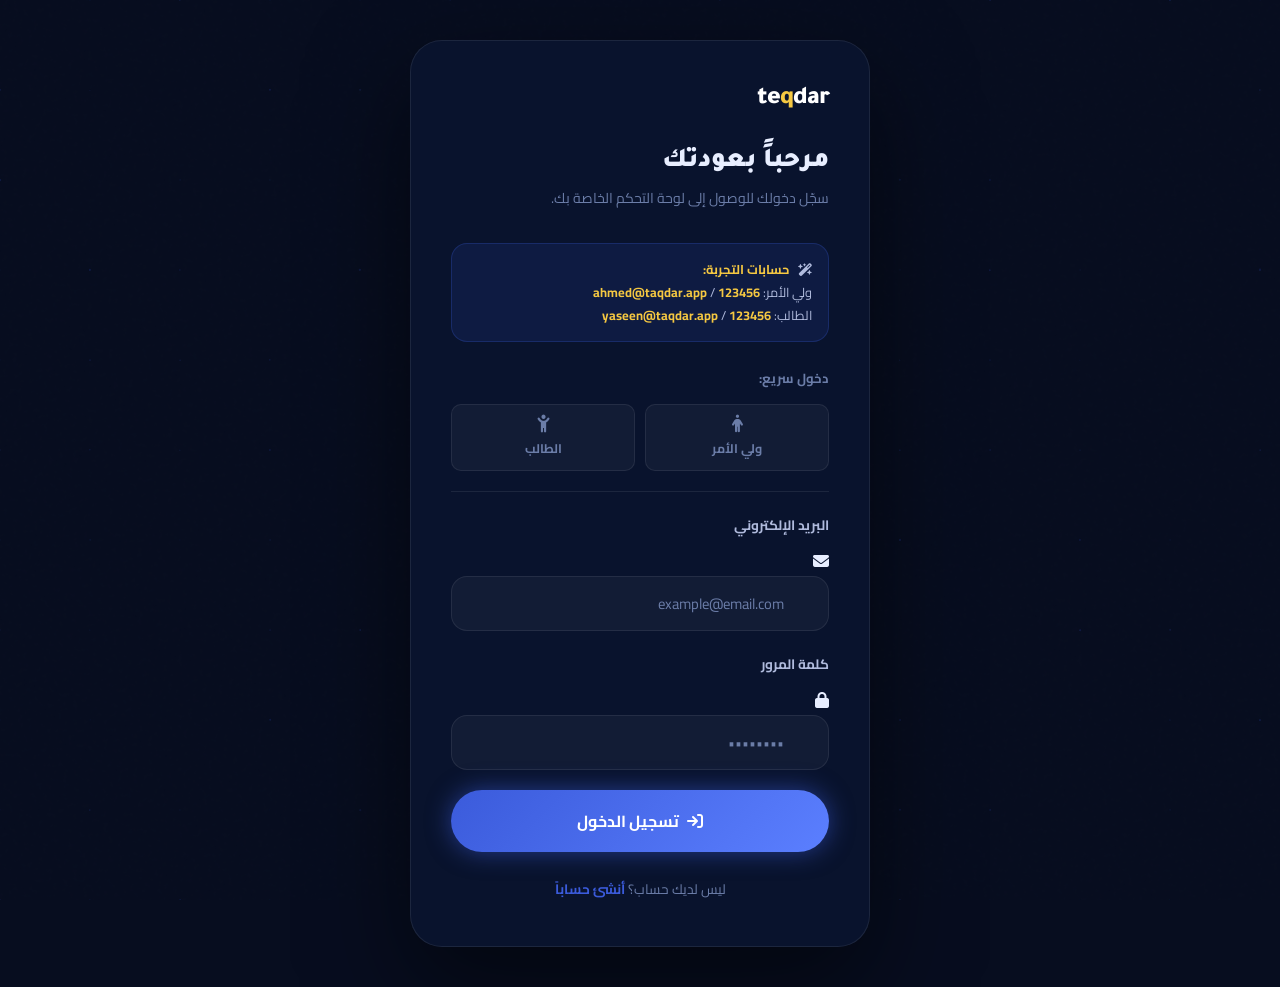
<file: dashboard.html>
<!DOCTYPE html>
<html lang="ar" dir="rtl">
<head>
  <meta charset="UTF-8"/>
  <meta name="viewport" content="width=device-width, initial-scale=1.0"/>
  <title>تقدر – لوحة التحكم</title>
  <link rel="stylesheet" href="style.css"/>
  <link rel="stylesheet" href="https://cdnjs.cloudflare.com/ajax/libs/font-awesome/6.5.0/css/all.min.css"/>
  <style>
    /* chart bars */
    .weekly-chart { display:flex; align-items:flex-end; gap:8px; height:80px; margin-top:12px; }
    .w-bar-wrap { flex:1; display:flex; flex-direction:column; align-items:center; gap:5px; }
    .w-bar {
      width:100%; border-radius:4px 4px 0 0;
      background:linear-gradient(to top, var(--blue), #5b7fff);
      transition:height .8s cubic-bezier(.4,0,.2,1);
      min-height:4px;
    }
    .w-bar.today { background:linear-gradient(to top, var(--gold-dark), var(--gold)); }
    .w-day { font-size:.65rem; color:var(--muted); }
    /* badges */
    .badges-row { display:flex; gap:12px; flex-wrap:wrap; margin-top:4px; }
    .badge-item {
      display:flex; flex-direction:column; align-items:center; gap:6px;
      padding:14px 16px; border-radius:var(--radius);
      background:var(--glass); border:1px solid var(--glass-border);
      font-size:.72rem; color:var(--muted); font-weight:700;
      transition:transform .2s;
    }
    .badge-item:hover { transform:translateY(-3px); }
    .badge-item i { font-size:1.4rem; }
    .badge-item.gold i { color:var(--gold); }
    .badge-item.red i { color:#ef4444; }
    .badge-item.blue i { color:var(--blue); }
    /* lesson row */
    .lesson-row {
      display:flex; align-items:center; gap:16px;
      padding:14px 0;
    }
    .lesson-row:not(:last-child) { border-bottom:1px solid var(--glass-border); }
    .lesson-row-icon {
      width:44px; height:44px; border-radius:12px; flex-shrink:0;
      display:flex; align-items:center; justify-content:center; font-size:1rem;
    }
    .lesson-row-info { flex:1; min-width:0; }
    .lesson-row-title { font-weight:700; font-size:.9rem; margin-bottom:3px; white-space:nowrap; overflow:hidden; text-overflow:ellipsis; }
    .lesson-row-sub { font-size:.75rem; color:var(--muted); }
    .lesson-row-score { font-family:'Tajawal',sans-serif; font-weight:900; font-size:1.1rem; }
    /* greeting glow */
    .greeting-card {
      background:linear-gradient(135deg, var(--blue-dark), var(--blue-mid));
      border:1px solid rgba(59,91,219,.3);
      border-radius:var(--radius-lg); padding:28px 32px;
      position:relative; overflow:hidden; margin-bottom:28px;
    }
    .greeting-card::before {
      content:''; position:absolute; top:-50px; left:-50px;
      width:200px; height:200px; border-radius:50%;
      background:radial-gradient(circle,rgba(245,200,66,.12),transparent);
    }
    .greeting-card::after {
      content:''; position:absolute; bottom:-40px; right:-40px;
      width:160px; height:160px; border-radius:50%;
      background:radial-gradient(circle,rgba(255,255,255,.04),transparent);
    }
    .greeting-top { display:flex; justify-content:space-between; align-items:flex-start; position:relative; z-index:1; }
    .greeting-text h2 { font-family:'Tajawal',sans-serif; font-size:1.5rem; font-weight:900; margin-bottom:6px; }
    .greeting-text p { color:rgba(255,255,255,.7); font-size:.88rem; }
    .greeting-level {
      background:rgba(245,200,66,.15); border:1px solid rgba(245,200,66,.3);
      border-radius:50px; padding:8px 18px;
      font-size:.8rem; font-weight:700; color:var(--gold);
      display:flex; align-items:center; gap:6px;
    }
    .level-dot { width:6px; height:6px; border-radius:50%; background:var(--gold); box-shadow:0 0 6px var(--gold); animation:pulse 2s infinite; }
    .greeting-progress { margin-top:24px; position:relative; z-index:1; }
    .greeting-progress-label { display:flex; justify-content:space-between; font-size:.8rem; margin-bottom:8px; }
    .greeting-progress-label span:first-child { color:rgba(255,255,255,.7); }
    .greeting-progress-label span:last-child { font-weight:700; color:var(--gold); }
    .greeting-track { height:8px; background:rgba(255,255,255,.1); border-radius:10px; overflow:hidden; }
    .greeting-fill { height:100%; border-radius:10px; background:linear-gradient(90deg,var(--gold-dark),var(--gold)); }
    /* 2-col grid */
    .two-col { display:grid; grid-template-columns:1fr 1fr; gap:20px; }
    .three-col { display:grid; grid-template-columns:1fr 1fr 1fr; gap:20px; }
    @media(max-width:900px){ .two-col,.three-col{ grid-template-columns:1fr; } .stats-row{ grid-template-columns:1fr 1fr; } }
  </style>
</head>
<body>
<canvas id="bg-canvas"></canvas>
<div class="page">

  <!-- TOPBAR -->
  <nav class="topbar">
    <a href="../index.html" class="topbar-logo">
      <span class="logo-text">
          <span>te</span>
          <span class="q">q</span>
          <span>dar</span>
        </span>
    </a>
    <div class="topbar-actions">
      <div class="topbar-user">
        <div class="topbar-avatar" id="top-avatar">أ</div>
        <span class="topbar-name" id="top-name">أحمد</span>
      </div>
      <button class="btn btn-ghost btn-sm" onclick="doLogout()">
        <i class="fa-solid fa-right-from-bracket"></i> خروج
      </button>
    </div>
  </nav>

  <div class="layout">
    <!-- SIDEBAR -->
    <aside class="sidebar">
      <div class="sidebar-section-label">القائمة</div>
      <a class="sidebar-item active" href="dashboard.html">
        <i class="fa-solid fa-house"></i> الصفحة الرئيسية
      </a>
      <a class="sidebar-item" href="lesson.html">
        <i class="fa-solid fa-book-open"></i> الدروس
      </a>
      <a class="sidebar-item" href="#">
        <i class="fa-solid fa-chart-line"></i> التقارير
      </a>
      <a class="sidebar-item" href="#">
        <i class="fa-solid fa-gear"></i> الإعدادات
      </a>
      <div class="sidebar-bottom">
        <button class="sidebar-item" onclick="doLogout()">
          <i class="fa-solid fa-right-from-bracket"></i> تسجيل الخروج
        </button>
      </div>
    </aside>

    <!-- MAIN -->
    <main class="main-content">

      <!-- GREETING -->
      <div class="greeting-card fade-up">
        <div class="greeting-top">
          <div class="greeting-text">
            <h2 id="greet-msg">أهلاً بك!</h2>
            <p id="greet-sub">اليوم يوم تعلّم رائع. يوسف ينتظرك!</p>
          </div>
          <div class="greeting-level">
            <div class="level-dot"></div>
            <span id="level-label">نجم صاعد</span>
            <span style="color:var(--white);opacity:.5">·</span>
            <span>المستوى <span id="level-num">4</span></span>
          </div>
        </div>
        <div class="greeting-progress">
          <div class="greeting-progress-label">
            <span>التقدم العام</span>
            <span id="prog-pct">٦٨٪</span>
          </div>
          <div class="greeting-track">
            <div class="greeting-fill" id="main-progress" style="width:0%"></div>
          </div>
        </div>
      </div>

      <!-- STAT CARDS -->
      <div class="stats-row reveal">
        <div class="stat-card">
          <div class="stat-icon blue"><i class="fa-solid fa-book-open"></i></div>
          <div class="stat-value" id="s-lessons">12</div>
          <div class="stat-label">درساً مكتملاً</div>
          <div class="progress-wrap">
            <div style="font-size:.72rem;color:var(--muted);">من 20 درساً</div>
            <div class="progress-track"><div class="progress-fill" id="pb-lessons" style="width:0%"></div></div>
          </div>
        </div>
        <div class="stat-card">
          <div class="stat-icon gold"><i class="fa-solid fa-fire"></i></div>
          <div class="stat-value" id="s-streak">7</div>
          <div class="stat-label">أيام متتالية</div>
          <div style="margin-top:8px"><span class="badge badge-gold"><i class="fa-solid fa-medal"></i> سلسلة نشاط!</span></div>
        </div>
        <div class="stat-card">
          <div class="stat-icon green"><i class="fa-solid fa-star"></i></div>
          <div class="stat-value" id="s-points">1,240</div>
          <div class="stat-label">نقطة مكتسبة</div>
          <div style="margin-top:8px"><span class="badge badge-green"><i class="fa-solid fa-arrow-trend-up"></i> +120 هذا الأسبوع</span></div>
        </div>
        <div class="stat-card">
          <div class="stat-icon purple"><i class="fa-solid fa-brain"></i></div>
          <div class="stat-value" id="s-attention">74٪</div>
          <div class="stat-label">نسبة التركيز</div>
          <div class="progress-wrap">
            <div class="progress-track"><div class="progress-fill" id="pb-att" style="width:0%;background:linear-gradient(90deg,#7c3aed,#a855f7)"></div></div>
          </div>
        </div>
      </div>

      <!-- MIDDLE ROW -->
      <div class="two-col reveal" style="margin-bottom:20px">

        <!-- Weekly chart -->
        <div class="card">
          <div class="section-title"><i class="fa-solid fa-chart-bar" style="color:var(--blue)"></i> النشاط الأسبوعي</div>
          <div class="weekly-chart" id="weekly-chart"></div>
          <div style="display:flex;justify-content:space-between;margin-top:14px">
            <div style="font-size:.8rem;color:var(--muted)">مجموع الجلسات هذا الأسبوع</div>
            <div style="font-size:.88rem;font-weight:700;color:var(--gold)">14 جلسة</div>
          </div>
        </div>

        <!-- Weekly report -->
        <div class="card card-blue">
          <div class="section-title"><i class="fa-solid fa-file-lines" style="color:var(--blue)"></i> ملخص الأسبوع</div>
          <div style="display:flex;flex-direction:column;gap:12px">
            <div style="display:flex;justify-content:space-between;align-items:center">
              <span style="color:var(--muted);font-size:.85rem"><i class="fa-regular fa-clock"></i> وقت التعلم</span>
              <span style="font-weight:700;font-size:.9rem">4 ساعات و20 دقيقة</span>
            </div>
            <div style="display:flex;justify-content:space-between;align-items:center">
              <span style="color:var(--muted);font-size:.85rem"><i class="fa-solid fa-arrow-trend-up"></i> التحسن</span>
              <span style="font-weight:700;color:var(--green)">+12٪</span>
            </div>
            <div style="display:flex;justify-content:space-between;align-items:center">
              <span style="color:var(--muted);font-size:.85rem"><i class="fa-solid fa-trophy"></i> أفضل مادة</span>
              <span style="font-weight:700">رياضيات</span>
            </div>
            <div style="display:flex;justify-content:space-between;align-items:center">
              <span style="color:var(--muted);font-size:.85rem"><i class="fa-solid fa-face-smile"></i> المزاج العام</span>
              <span class="badge badge-green">إيجابي</span>
            </div>
            <div style="display:flex;justify-content:space-between;align-items:center">
              <span style="color:var(--muted);font-size:.85rem"><i class="fa-solid fa-question-circle"></i> متوسط الكويز</span>
              <span style="font-weight:700;color:var(--gold)">82٪</span>
            </div>
          </div>
        </div>
      </div>

      <!-- BOTTOM ROW -->
      <div class="two-col reveal">

        <!-- Recent lessons -->
        <div class="card">
          <div class="section-title"><i class="fa-solid fa-clock-rotate-left" style="color:var(--gold)"></i> آخر الدروس</div>
          <div id="recent-lessons"></div>
          <a href="lesson.html" class="btn btn-ghost btn-sm" style="margin-top:16px;width:100%;justify-content:center">
            <i class="fa-solid fa-arrow-left"></i> عرض كل الدروس
          </a>
        </div>

        <!-- Badges -->
        <div class="card">
          <div class="section-title"><i class="fa-solid fa-medal" style="color:var(--gold)"></i> الإنجازات</div>
          <div class="badges-row" id="badges-row"></div>
          <div style="margin-top:20px;padding:14px;background:var(--gold-dim);border:1px solid rgba(245,200,66,.2);border-radius:var(--radius)">
            <div style="font-size:.78rem;color:var(--muted);margin-bottom:4px">الإنجاز القادم</div>
            <div style="font-size:.88rem;font-weight:700">أكمل 15 درساً للحصول على وسام <span style="color:var(--gold)">الأبطال</span></div>
            <div class="progress-track" style="margin-top:10px"><div class="progress-fill" style="width:80%"></div></div>
          </div>
        </div>

      </div>
    </main>
  </div>
</div>

<script src="app.js"></script>
<script>
  initParticleBg('bg-canvas');
  if (!guardAuth()) throw '';

  const user = Session.currentUser();
  const student = MOCK_USERS.student;
  const p = MOCK_PROGRESS;

  // topbar
  document.getElementById('top-avatar').textContent = user.avatar || user.name.charAt(0);
  document.getElementById('top-name').textContent = user.name;

  // greeting
  const hour = new Date().getHours();
  const gr = hour < 12 ? 'صباح الخير' : hour < 17 ? 'مساء الخير' : 'مساء النور';
  document.getElementById('greet-msg').textContent = `${gr}، ${user.name}!`;
  if (user.type === 'parent') {
    document.getElementById('greet-sub').textContent = `${student.name} أكمل ${p.lessons_completed} درساً هذا الأسبوع. رائع!`;
  } else {
    document.getElementById('greet-sub').textContent = `لديك ${p.lessons_total - p.lessons_completed} دروس متبقية. هيّا نكمل!`;
  }

  document.getElementById('level-label').textContent = p.level_label;
  document.getElementById('level-num').textContent = p.level;
  document.getElementById('prog-pct').textContent = p.overall_percent + '٪';

  // animate progress
  setTimeout(() => {
    animateProgress(document.getElementById('main-progress'), p.overall_percent);
    animateProgress(document.getElementById('pb-lessons'), (p.lessons_completed/p.lessons_total)*100);
    animateProgress(document.getElementById('pb-att'), p.attention_score);
  }, 300);

  // weekly chart
  const days = ['ح','ن','ث','ر','خ','ج','س'];
  const chart = document.getElementById('weekly-chart');
  const max = Math.max(...p.weekly_sessions);
  p.weekly_sessions.forEach((v, i) => {
    const isToday = i === new Date().getDay();
    chart.innerHTML += `
      <div class="w-bar-wrap">
        <div class="w-bar ${isToday?'today':''}" style="height:${(v/max)*100}%"></div>
        <div class="w-day">${days[i]}</div>
      </div>`;
  });

  // recent lessons
  const rl = document.getElementById('recent-lessons');
  p.recent_lessons.forEach(l => {
    const lesson = MOCK_LESSONS.find(m => m.id === l.id);
    rl.innerHTML += `
      <div class="lesson-row" onclick="goTo('lesson.html')" style="cursor:pointer">
        <div class="lesson-row-icon" style="background:${lesson?.color||'var(--blue)'}22;color:${lesson?.color||'var(--blue)'}">
          <i class="fa-solid ${lesson?.icon||'fa-book'}"></i>
        </div>
        <div class="lesson-row-info">
          <div class="lesson-row-title">${l.title}</div>
          <div class="lesson-row-sub">${l.subject} · ${l.progress === 100 ? 'مكتمل' : l.progress + '٪ مكتمل'}</div>
        </div>
        ${l.score ? `<div class="lesson-row-score" style="color:var(--gold)">${l.score}٪</div>` : `<span class="badge badge-muted">جارٍ</span>`}
      </div>`;
  });

  // badges
  const br = document.getElementById('badges-row');
  p.badges.forEach(b => {
    br.innerHTML += `
      <div class="badge-item ${b.color}">
        <i class="fa-solid ${b.icon}"></i>
        <span>${b.label}</span>
      </div>`;
  });

  // scroll reveal
  document.querySelectorAll('.reveal').forEach(el => {
    new IntersectionObserver(([e]) => { if(e.isIntersecting) el.classList.add('visible'); }, {threshold:.1}).observe(el);
  });

  function doLogout() {
    Session.remove('current_user');
    goTo('login.html');
  }
</script>
</body>
</html>
</file>
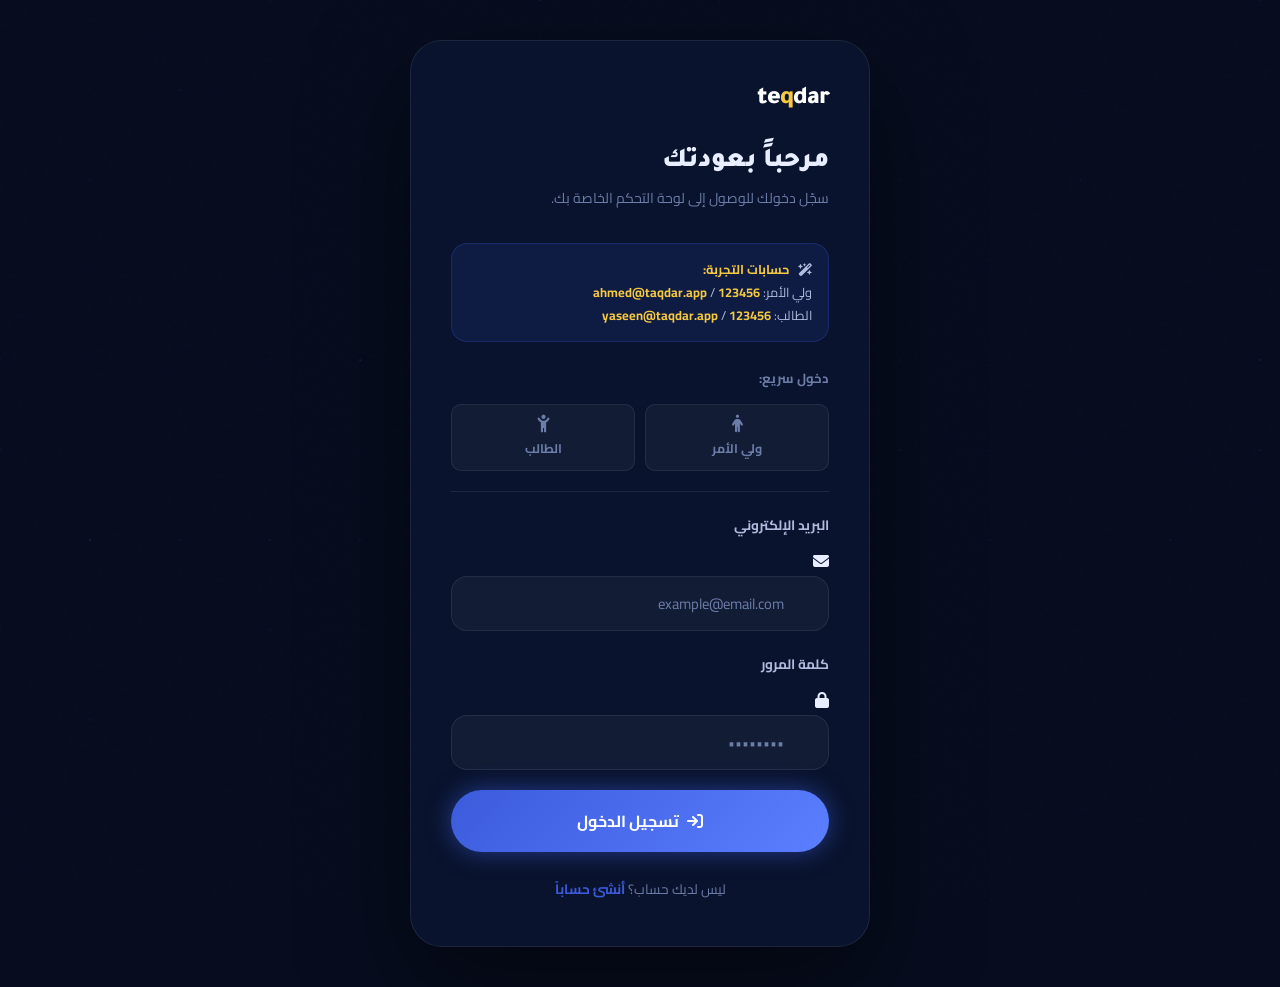
<file: lesson.html>
<!DOCTYPE html>
<html lang="ar" dir="rtl">
<head>
  <meta charset="UTF-8"/>
  <meta name="viewport" content="width=device-width, initial-scale=1.0"/>
  <title>تقدر – الدروس</title>
  <link rel="stylesheet" href="style.css"/>
  <link rel="stylesheet" href="https://cdnjs.cloudflare.com/ajax/libs/font-awesome/6.5.0/css/all.min.css"/>
  <style>
    /* ── VIEW TRANSITIONS ── */
    .view { display:none; animation:fadeUp .4s ease both; }
    .view.active { display:block; }

    /* ══════════════════════════════
       VIEW 1 — LESSONS LIST
    ══════════════════════════════ */
    .lessons-grid {
      display:grid; grid-template-columns:repeat(3,1fr);
      gap:20px; margin-top:4px;
    }
    @media(max-width:1100px){ .lessons-grid{ grid-template-columns:repeat(2,1fr); } }
    @media(max-width:700px){ .lessons-grid{ grid-template-columns:1fr; } }

    .lcard {
      background:var(--glass); border:1px solid var(--glass-border);
      border-radius:var(--radius-lg); overflow:hidden; cursor:pointer;
      transition:transform .25s, border-color .25s, box-shadow .25s;
    }
    .lcard:hover { transform:translateY(-6px); border-color:rgba(59,91,219,.4); box-shadow:0 20px 50px rgba(0,0,0,.35); }
    .lcard-thumb {
      height:130px; display:flex; align-items:center; justify-content:center;
      position:relative; overflow:hidden;
    }
    .lcard-thumb i { font-size:2.8rem; color:rgba(255,255,255,.85); position:relative; z-index:1; }
    .lcard-thumb::after {
      content:''; position:absolute; inset:0;
      background:linear-gradient(to bottom, transparent 30%, rgba(0,0,0,.45));
    }
    .lcard-done-badge {
      position:absolute; top:12px; left:12px; z-index:2;
      background:var(--green); color:var(--white);
      width:28px; height:28px; border-radius:50%;
      display:flex; align-items:center; justify-content:center;
      font-size:.75rem;
    }
    .lcard-body { padding:18px; }
    .lcard-subject { font-size:.72rem; font-weight:700; letter-spacing:.8px; text-transform:uppercase; margin-bottom:6px; }
    .lcard-title { font-weight:700; font-size:.98rem; margin-bottom:8px; line-height:1.4; }
    .lcard-meta { display:flex; gap:12px; color:var(--muted); font-size:.77rem; align-items:center; }
    .lcard-meta i { font-size:.8rem; }
    .lcard-progress { margin-top:14px; }
    .lcard-progress-bar { height:4px; background:var(--glass-border); border-radius:10px; overflow:hidden; margin-top:5px; }
    .lcard-progress-fill { height:100%; border-radius:10px; background:linear-gradient(90deg,var(--blue),var(--gold)); }

    /* difficulty dot */
    .diff-dot { width:7px; height:7px; border-radius:50%; display:inline-block; margin-left:4px; }
    .diff-easy { background:var(--green); }
    .diff-medium { background:var(--gold); }
    .diff-hard { background:#ef4444; }

    /* ══════════════════════════════
       VIEW 2 — LESSON CONTENT
    ══════════════════════════════ */
    .lesson-layout {
      display:grid; grid-template-columns:1fr 320px;
      gap:24px; align-items:start;
    }
    @media(max-width:960px){ .lesson-layout{ grid-template-columns:1fr; } }

    /* breadcrumb */
    .breadcrumb {
      display:flex; align-items:center; gap:8px;
      font-size:.82rem; color:var(--muted); margin-bottom:24px;
      flex-wrap:wrap;
    }
    .breadcrumb a { color:var(--muted); text-decoration:none; transition:color .2s; }
    .breadcrumb a:hover { color:var(--text); }
    .breadcrumb i { font-size:.6rem; }

    /* section tabs */
    .section-tabs {
      display:flex; gap:8px; margin-bottom:20px; flex-wrap:wrap;
    }
    .sec-tab {
      padding:8px 18px; border-radius:50px;
      background:var(--glass); border:1px solid var(--glass-border);
      font-size:.82rem; font-weight:700; color:var(--muted);
      cursor:pointer; transition:all .2s; white-space:nowrap;
    }
    .sec-tab:hover { border-color:rgba(59,91,219,.4); color:var(--text); }
    .sec-tab.active { background:var(--blue-dim); border-color:var(--blue); color:var(--blue); }
    .sec-tab.done { background:var(--green-dim); border-color:rgba(34,197,94,.3); color:var(--green); }

    /* lesson image placeholder */
    .lesson-img {
      width:100%; height:220px; border-radius:var(--radius);
      display:flex; flex-direction:column; align-items:center; justify-content:center;
      gap:12px; margin-bottom:22px; position:relative; overflow:hidden;
    }
    .lesson-img i { font-size:4rem; color:rgba(255,255,255,.8); position:relative; z-index:1; }
    .lesson-img-label {
      position:relative; z-index:1; font-size:.75rem; font-weight:700;
      color:rgba(255,255,255,.6); letter-spacing:.5px;
    }
    .lesson-img::after {
      content:''; position:absolute; inset:0;
      background:linear-gradient(to bottom, transparent 40%, rgba(0,0,0,.3));
    }

    /* section content */
    .section-content-box {
      background:var(--glass); border:1px solid var(--glass-border);
      border-radius:var(--radius-lg); padding:28px; margin-bottom:20px;
    }
    .section-content-title {
      font-family:'Tajawal',sans-serif; font-size:1.2rem; font-weight:900;
      margin-bottom:16px; display:flex; align-items:center; gap:10px;
    }
    .section-text {
      color:var(--text-soft); font-size:.93rem; line-height:2;
      white-space:pre-line;
    }

    /* AI tip box */
    .ai-tip {
      background:linear-gradient(135deg,rgba(59,91,219,.15),rgba(91,127,255,.08));
      border:1px solid rgba(59,91,219,.25); border-radius:var(--radius);
      padding:16px 18px; display:flex; gap:12px; align-items:flex-start;
      margin-top:18px;
    }
    .ai-tip-icon {
      width:36px; height:36px; border-radius:10px; flex-shrink:0;
      background:var(--blue); display:flex; align-items:center; justify-content:center;
      font-size:.9rem; color:var(--white);
    }
    .ai-tip-text { font-size:.85rem; color:var(--text-soft); line-height:1.75; }
    .ai-tip-label { font-size:.7rem; font-weight:700; color:var(--blue); margin-bottom:4px; letter-spacing:.5px; }

    /* nav between sections */
    .section-nav {
      display:flex; justify-content:space-between; align-items:center; gap:12px;
    }
    .section-counter { font-size:.82rem; color:var(--muted); }

    /* ── AI COMPANION (sidebar) ── */
    .ai-sidebar { position:sticky; top:90px; }
    .ai-header {
      background:linear-gradient(135deg,var(--blue-dark),var(--blue-mid));
      padding:16px 18px; border-radius:var(--radius-lg) var(--radius-lg) 0 0;
      display:flex; align-items:center; gap:12px;
    }
    .ai-avatar {
      width:38px; height:38px; border-radius:50%;
      background:var(--gold); display:flex; align-items:center; justify-content:center;
      font-size:.95rem; color:var(--bg); font-weight:900; flex-shrink:0;
    }
    .ai-name { font-weight:700; font-size:.92rem; }
    .ai-online { font-size:.72rem; color:rgba(255,255,255,.55); display:flex; align-items:center; gap:5px; }
    .ai-online-dot { width:6px; height:6px; border-radius:50%; background:var(--green); box-shadow:0 0 5px var(--green); animation:pulse 2s infinite; }

    .ai-messages {
      background:rgba(7,13,31,.7); border:1px solid var(--glass-border);
      border-top:none; border-bottom:none;
      height:320px; overflow-y:auto; padding:16px;
      display:flex; flex-direction:column; gap:12px;
      scrollbar-width:thin; scrollbar-color:var(--glass-border) transparent;
    }
    .ai-msg { display:flex; gap:8px; max-width:90%; }
    .ai-msg.bot { align-self:flex-end; }
    .ai-msg.user { align-self:flex-start; flex-direction:row-reverse; }
    .ai-msg-av {
      width:28px; height:28px; border-radius:50%; flex-shrink:0;
      display:flex; align-items:center; justify-content:center; font-size:.72rem; font-weight:700;
    }
    .ai-msg.bot .ai-msg-av { background:var(--blue); color:var(--white); }
    .ai-msg.user .ai-msg-av { background:var(--gold-dim); color:var(--gold); border:1px solid rgba(245,200,66,.3); font-size:.65rem; }
    .ai-msg-bbl {
      padding:10px 14px; border-radius:14px; font-size:.82rem; line-height:1.7;
    }
    .ai-msg.bot .ai-msg-bbl {
      background:var(--blue-dim); border:1px solid rgba(59,91,219,.2);
      border-bottom-left-radius:4px;
    }
    .ai-msg.user .ai-msg-bbl {
      background:var(--glass-md); border:1px solid var(--glass-border);
      border-bottom-right-radius:4px; text-align:right;
    }
    .ai-typing { display:flex; gap:4px; align-items:center; padding:10px 14px; }
    .ai-typing span {
      width:6px; height:6px; border-radius:50%; background:var(--muted);
      animation:typing .9s infinite;
    }
    .ai-typing span:nth-child(2) { animation-delay:.2s; }
    .ai-typing span:nth-child(3) { animation-delay:.4s; }
    @keyframes typing { 0%,100%{transform:translateY(0);opacity:.4;} 50%{transform:translateY(-5px);opacity:1;} }

    .ai-input-row {
      background:rgba(7,13,31,.7); border:1px solid var(--glass-border);
      border-radius:0 0 var(--radius-lg) var(--radius-lg);
      padding:12px 14px; display:flex; gap:8px;
    }
    .ai-inp {
      flex:1; padding:9px 14px;
      background:var(--glass-md); border:1px solid var(--glass-border);
      border-radius:50px; color:var(--text);
      font-family:'Cairo',sans-serif; font-size:.82rem;
      outline:none; transition:border-color .2s;
    }
    .ai-inp:focus { border-color:var(--blue); }
    .ai-inp::placeholder { color:var(--muted); }
    .ai-send {
      width:36px; height:36px; border-radius:50%;
      background:var(--blue); border:none; cursor:pointer;
      display:flex; align-items:center; justify-content:center;
      color:var(--white); font-size:.8rem;
      transition:box-shadow .2s;
    }
    .ai-send:hover { box-shadow:0 0 14px var(--blue-glow); }

    /* quick replies */
    .ai-quick {
      display:flex; gap:6px; flex-wrap:wrap;
      padding:10px 14px 0;
      background:rgba(7,13,31,.7);
      border-right:1px solid var(--glass-border);
      border-left:1px solid var(--glass-border);
    }
    .ai-qbtn {
      padding:5px 12px; border-radius:50px;
      background:var(--glass); border:1px solid var(--glass-border);
      color:var(--muted); font-size:.73rem; font-weight:600;
      cursor:pointer; transition:all .2s; font-family:'Cairo',sans-serif;
    }
    .ai-qbtn:hover { background:var(--blue-dim); border-color:rgba(59,91,219,.4); color:var(--blue); }

    /* ══════════════════════════════
       VIEW 3 — QUIZ
    ══════════════════════════════ */
    .quiz-layout {
      max-width:720px; margin:0 auto;
    }
    .quiz-header-bar {
      display:flex; align-items:center; justify-content:space-between;
      margin-bottom:28px; flex-wrap:wrap; gap:12px;
    }
    .quiz-title { font-family:'Tajawal',sans-serif; font-size:1.3rem; font-weight:900; }
    .quiz-counter { font-size:.85rem; color:var(--muted); }
    .quiz-progress-track { height:6px; background:var(--glass-border); border-radius:10px; overflow:hidden; margin-bottom:28px; }
    .quiz-progress-fill { height:100%; border-radius:10px; background:linear-gradient(90deg,var(--blue),var(--gold)); transition:width .4s; }

    .quiz-q-box {
      background:var(--glass); border:1px solid var(--glass-border);
      border-radius:var(--radius-lg); padding:28px 28px 20px;
      margin-bottom:18px;
    }
    .quiz-q-num { font-size:.75rem; font-weight:700; color:var(--blue); letter-spacing:.8px; margin-bottom:10px; }
    .quiz-q-text { font-family:'Tajawal',sans-serif; font-size:1.15rem; font-weight:700; line-height:1.5; }

    .quiz-option {
      display:flex; align-items:center; gap:14px;
      padding:14px 18px; border-radius:var(--radius);
      background:var(--glass); border:2px solid var(--glass-border);
      cursor:pointer; transition:all .2s; margin-bottom:10px;
    }
    .quiz-option:hover:not(.locked) { border-color:rgba(59,91,219,.45); background:var(--blue-dim); }
    .quiz-option.selected { border-color:var(--blue); background:var(--blue-dim); }
    .quiz-option.correct { border-color:var(--green); background:var(--green-dim); }
    .quiz-option.wrong { border-color:#ef4444; background:rgba(239,68,68,.1); }
    .quiz-opt-letter {
      width:34px; height:34px; border-radius:50%; flex-shrink:0;
      background:var(--glass-md); border:1px solid var(--glass-border);
      display:flex; align-items:center; justify-content:center;
      font-weight:900; font-size:.82rem; color:var(--muted); transition:all .2s;
    }
    .quiz-option.selected .quiz-opt-letter { background:var(--blue); color:var(--white); border-color:var(--blue); }
    .quiz-option.correct .quiz-opt-letter { background:var(--green); color:var(--white); border-color:var(--green); }
    .quiz-option.wrong .quiz-opt-letter { background:#ef4444; color:var(--white); border-color:#ef4444; }
    .quiz-opt-text { font-size:.9rem; font-weight:600; }

    .quiz-feedback {
      padding:12px 16px; border-radius:var(--radius); margin-bottom:16px;
      font-size:.85rem; font-weight:600; display:none; align-items:center; gap:8px;
    }
    .quiz-feedback.show { display:flex; }
    .quiz-feedback.correct-fb { background:var(--green-dim); border:1px solid rgba(34,197,94,.25); color:var(--green); }
    .quiz-feedback.wrong-fb { background:rgba(239,68,68,.1); border:1px solid rgba(239,68,68,.25); color:#ef4444; }

    .quiz-nav { display:flex; justify-content:space-between; align-items:center; margin-top:8px; }

    /* RESULT SCREEN */
    .result-screen { text-align:center; padding:20px 0; }
    .result-circle {
      width:140px; height:140px; border-radius:50%; margin:0 auto 28px;
      display:flex; flex-direction:column; align-items:center; justify-content:center;
      position:relative;
    }
    .result-circle svg { position:absolute; inset:0; transform:rotate(-90deg); }
    .result-circle-inner { position:relative; z-index:1; }
    .result-score { font-family:'Tajawal',sans-serif; font-size:2.2rem; font-weight:900; line-height:1; }
    .result-score-label { font-size:.72rem; color:var(--muted); margin-top:2px; }
    .result-title { font-family:'Tajawal',sans-serif; font-size:1.5rem; font-weight:900; margin-bottom:10px; }
    .result-sub { color:var(--muted); font-size:.9rem; margin-bottom:28px; line-height:1.7; }
    .result-stats {
      display:grid; grid-template-columns:repeat(3,1fr); gap:14px; margin-bottom:28px;
    }
    .result-stat {
      background:var(--glass); border:1px solid var(--glass-border);
      border-radius:var(--radius); padding:16px 12px; text-align:center;
    }
    .result-stat-val { font-family:'Tajawal',sans-serif; font-size:1.5rem; font-weight:900; }
    .result-stat-lbl { font-size:.72rem; color:var(--muted); margin-top:4px; }
    .result-btns { display:flex; gap:12px; justify-content:center; flex-wrap:wrap; }

    
  </style>
</head>
<body>
<canvas id="bg-canvas"></canvas>
<div class="page">

  <!-- TOPBAR -->
  <nav class="topbar">
    <a href="../index.html" class="topbar-logo">
     <span class="logo-text">
          <span>te</span>
          <span class="q">q</span>
          <span>dar</span>
        </span>
    </a>
    <div class="topbar-actions">
      <div class="topbar-user">
        <div class="topbar-avatar" id="top-avatar">أ</div>
        <span class="topbar-name" id="top-name">المستخدم</span>
      </div>
      <button class="btn btn-ghost btn-sm" onclick="doLogout()">
        <i class="fa-solid fa-right-from-bracket"></i> خروج
      </button>
    </div>
  </nav>

  <div class="layout">
    <!-- SIDEBAR -->
    <aside class="sidebar">
      <div class="sidebar-section-label">القائمة</div>
      <a class="sidebar-item" href="dashboard.html"><i class="fa-solid fa-house"></i> الصفحة الرئيسية</a>
      <a class="sidebar-item active" href="lesson.html"><i class="fa-solid fa-book-open"></i> الدروس</a>
      <a class="sidebar-item" href="#"><i class="fa-solid fa-chart-line"></i> التقارير</a>
      <a class="sidebar-item" href="#"><i class="fa-solid fa-gear"></i> الإعدادات</a>
      <div class="sidebar-bottom">
        <button class="sidebar-item" onclick="doLogout()"><i class="fa-solid fa-right-from-bracket"></i> تسجيل الخروج</button>
      </div>
    </aside>

    <!-- MAIN -->
    <main class="main-content">

      <!-- ════════ VIEW 1: LESSONS LIST ════════ -->
      <div class="view active" id="view-list">
        <div class="page-header">
          <h1><i class="fa-solid fa-book-open" style="color:var(--blue);margin-left:10px"></i> الدروس</h1>
          <p>اختر درساً لتبدأ رحلة التعلم مع مرشدك الذكي</p>
        </div>

        <!-- filters -->
        <div style="display:flex;gap:10px;margin-bottom:24px;flex-wrap:wrap">
          <button class="sec-tab active" onclick="filterLessons('all',this)">الكل</button>
          <button class="sec-tab" onclick="filterLessons('رياضيات',this)">رياضيات</button>
          <button class="sec-tab" onclick="filterLessons('لغة عربية',this)">لغة عربية</button>
          <button class="sec-tab" onclick="filterLessons('علوم',this)">علوم</button>
        </div>

        <div class="lessons-grid" id="lessons-grid"></div>
      </div>

      <!-- ════════ VIEW 2: LESSON CONTENT ════════ -->
      <div class="view" id="view-lesson">
        <!-- breadcrumb -->
        <div class="breadcrumb">
          <a href="#" onclick="showView('list')"><i class="fa-solid fa-house"></i> الدروس</a>
          <i class="fa-solid fa-chevron-left"></i>
          <span id="bc-lesson-name">الدرس</span>
        </div>

        <div class="lesson-layout">
          <!-- LEFT: content -->
          <div>
            <!-- lesson header card -->
            <div class="card card-blue" style="margin-bottom:20px">
              <div style="display:flex;align-items:flex-start;gap:16px;flex-wrap:wrap">
                <div id="lesson-header-icon" style="width:56px;height:56px;border-radius:16px;display:flex;align-items:center;justify-content:center;font-size:1.5rem;flex-shrink:0"></div>
                <div style="flex:1">
                  <div id="lesson-subject-badge" class="badge badge-blue" style="margin-bottom:8px"></div>
                  <h2 id="lesson-title" style="font-family:'Tajawal',sans-serif;font-size:1.3rem;font-weight:900;margin-bottom:6px"></h2>
                  <div style="display:flex;gap:16px;color:var(--muted);font-size:.8rem;flex-wrap:wrap">
                    <span><i class="fa-regular fa-clock"></i> <span id="lesson-duration"></span></span>
                    <span><i class="fa-solid fa-layer-group"></i> <span id="lesson-sections-count"></span> أجزاء</span>
                    <span id="lesson-diff-wrap"></span>
                  </div>
                </div>
                <button class="btn btn-gold btn-sm" id="btn-start-quiz" onclick="startQuiz()" style="display:none">
                  <i class="fa-solid fa-pen-to-square"></i> ابدأ الكويز
                </button>
              </div>
              <!-- overall lesson progress -->
              <div style="margin-top:16px">
                <div style="display:flex;justify-content:space-between;font-size:.78rem;color:var(--muted);margin-bottom:6px">
                  <span>تقدمك في الدرس</span>
                  <span id="lesson-prog-pct">0٪</span>
                </div>
                <div class="progress-track"><div class="progress-fill" id="lesson-prog-bar" style="width:0%"></div></div>
              </div>
            </div>

            <!-- section tabs -->
            <div class="section-tabs" id="section-tabs"></div>

            <!-- lesson image -->
            <div class="lesson-img" id="lesson-img"></div>

            <!-- section content -->
            <div class="section-content-box">
              <div class="section-content-title">
                <div style="width:32px;height:32px;border-radius:8px;background:var(--blue);display:flex;align-items:center;justify-content:center;font-size:.8rem;color:var(--white);flex-shrink:0" id="sec-num-badge"></div>
                <span id="sec-title"></span>
              </div>
              <div class="section-text" id="sec-content"></div>
              <div class="ai-tip" id="ai-tip-box">
                <div class="ai-tip-icon"><i class="fa-solid fa-robot"></i></div>
                <div>
                  <div class="ai-tip-label">نصيحة المرشد الذكي</div>
                  <div class="ai-tip-text" id="ai-tip-text"></div>
                </div>
              </div>
            </div>

            <!-- nav -->
            <div class="section-nav">
              <button class="btn btn-ghost btn-sm" id="btn-prev-sec" onclick="prevSection()">
                <i class="fa-solid fa-arrow-right"></i> السابق
              </button>
              <span class="section-counter" id="sec-counter"></span>
              <button class="btn btn-primary btn-sm" id="btn-next-sec" onclick="nextSection()">
                التالي <i class="fa-solid fa-arrow-left"></i>
              </button>
            </div>
          </div>

          <!-- RIGHT: AI Companion -->
          <div class="ai-sidebar">
            <a c style="text-decoration: none; color: white;" href="companion.html"><div class="ai-header">
              <div class="ai-avatar"><i class="fa-solid fa-robot"></i></div>
              <div>
                <div class="ai-name">نور — مرشدك الذكي</div>
                <div class="ai-online"><div class="ai-online-dot"></div> متاح الآن</div>
              </div>
            </div></a>
            <div class="ai-quick" id="ai-quick-replies">
              <div class="ai-qbtn" onclick="sendQuick('لم أفهم، ممكن تشرح أكثر؟')">لم أفهم</div>
              <div class="ai-qbtn" onclick="sendQuick('مثال إضافي من فضلك')">مثال</div>
              <div class="ai-qbtn" onclick="sendQuick('هل أنا مستعد للكويز؟')">الكويز</div>
              <div class="ai-qbtn" onclick="sendQuick('شكراً!')">شكراً!</div>
            </div>
            <div class="ai-messages" id="ai-messages"></div>
            <div class="ai-input-row">
              <button class="ai-send" onclick="sendMsg()"><i class="fa-solid fa-paper-plane"></i></button>
              <input class="ai-inp" id="ai-inp" placeholder="اسأل نور أي سؤال..." onkeydown="if(event.key==='Enter')sendMsg()"/>
            </div>
          </div>
        </div>
      </div>

      <!-- ════════ VIEW 3: QUIZ ════════ -->
      <div class="view" id="view-quiz">
        <div class="quiz-layout">

          <!-- breadcrumb -->
          <div class="breadcrumb">
            <a href="#" onclick="showView('list')"><i class="fa-solid fa-house"></i> الدروس</a>
            <i class="fa-solid fa-chevron-left"></i>
            <a href="#" onclick="showView('lesson')" id="bc-quiz-lesson">الدرس</a>
            <i class="fa-solid fa-chevron-left"></i>
            <span>الكويز</span>
          </div>

          <!-- QUIZ ACTIVE -->
          <div id="quiz-active">
            <div class="quiz-header-bar">
              <div class="quiz-title"><i class="fa-solid fa-pen-to-square" style="color:var(--gold);margin-left:8px"></i> اختبر نفسك</div>
              <div class="quiz-counter" id="quiz-counter">السؤال 1 من 5</div>
            </div>
            <div class="quiz-progress-track">
              <div class="quiz-progress-fill" id="quiz-prog" style="width:0%"></div>
            </div>
            <div class="quiz-q-box">
              <div class="quiz-q-num" id="quiz-q-num">السؤال ١</div>
              <div class="quiz-q-text" id="quiz-q-text"></div>
            </div>
            <div id="quiz-options"></div>
            <div class="quiz-feedback" id="quiz-feedback"></div>
            <div class="quiz-nav">
              <div style="font-size:.8rem;color:var(--muted)" id="quiz-hint">اختر الإجابة أولاً</div>
              <button class="btn btn-primary btn-sm" id="btn-quiz-next" onclick="nextQuizQ()" style="display:none">
                التالي <i class="fa-solid fa-arrow-left"></i>
              </button>
            </div>
          </div>

          <!-- RESULT SCREEN -->
          <div id="quiz-result" style="display:none">
            <div class="result-screen fade-up">
              <div class="result-circle" id="result-circle">
                <svg viewBox="0 0 140 140" width="140" height="140">
                  <circle cx="70" cy="70" r="60" fill="none" stroke="var(--glass-border)" stroke-width="10"/>
                  <circle cx="70" cy="70" r="60" fill="none" id="result-arc"
                    stroke="var(--gold)" stroke-width="10" stroke-linecap="round"
                    stroke-dasharray="377" stroke-dashoffset="377"/>
                </svg>
                <div class="result-circle-inner">
                  <div class="result-score" id="res-score">0٪</div>
                  <div class="result-score-label">نتيجتك</div>
                </div>
              </div>
              <h2 class="result-title" id="res-title">ممتاز!</h2>
              <p class="result-sub" id="res-sub">أنت تتحسن باستمرار!</p>
              <div class="result-stats">
                <div class="result-stat">
                  <div class="result-stat-val" id="res-correct" style="color:var(--green)">0</div>
                  <div class="result-stat-lbl">إجابة صحيحة</div>
                </div>
                <div class="result-stat">
                  <div class="result-stat-val" id="res-wrong" style="color:#ef4444">0</div>
                  <div class="result-stat-lbl">إجابة خاطئة</div>
                </div>
                <div class="result-stat">
                  <div class="result-stat-val" id="res-points" style="color:var(--gold)">+0</div>
                  <div class="result-stat-lbl">نقطة مكتسبة</div>
                </div>
              </div>
              <div class="result-btns">
                <button class="btn btn-ghost" onclick="retryQuiz()"><i class="fa-solid fa-rotate-right"></i> إعادة الكويز</button>
                <button class="btn btn-primary" onclick="showView('list')"><i class="fa-solid fa-book-open"></i> دروس أخرى</button>
                <button class="btn btn-gold" onclick="goTo('dashboard.html')"><i class="fa-solid fa-house"></i> الرئيسية</button>
              </div>
            </div>
          </div>

        </div>
      </div>

    </main>
  </div>
</div>

<script src="app.js"></script>
<script>
  initParticleBg('bg-canvas');
  if (!guardAuth()) throw '';

  const user = Session.currentUser();
  document.getElementById('top-avatar').textContent = user.avatar || user.name.charAt(0);
  document.getElementById('top-name').textContent = user.name;

  /* ══════════════════════════════
     STATE
  ══════════════════════════════ */
  let currentLesson = null;
  let currentSectionIdx = 0;
  let doneSections = new Set();
  let aiHistory = [];

  // quiz state
  let quizQuestions = [];
  let quizIdx = 0;
  let quizAnswered = false;
  let quizCorrect = 0;
  let quizWrong = 0;

  /* ══════════════════════════════
     VIEW SWITCHER
  ══════════════════════════════ */
  function showView(name) {
    document.querySelectorAll('.view').forEach(v => v.classList.remove('active'));
    document.getElementById('view-' + name).classList.add('active');
    window.scrollTo({ top: 0, behavior: 'smooth' });
  }

  /* ══════════════════════════════
     VIEW 1 – LESSONS LIST
  ══════════════════════════════ */
  function renderLessons(filter = 'all') {
    const grid = document.getElementById('lessons-grid');
    const list = filter === 'all' ? MOCK_LESSONS : MOCK_LESSONS.filter(l => l.subject === filter);
    grid.innerHTML = list.map(l => {
      const diffClass = l.difficulty === 'سهل' ? 'diff-easy' : l.difficulty === 'متوسط' ? 'diff-medium' : 'diff-hard';
      const prog = l.completed ? 100 : 0;
      return `
        <div class="lcard fade-up" onclick="openLesson(${l.id})">
          <div class="lcard-thumb" style="background:linear-gradient(135deg,${l.color}cc,${l.color}88)">
            ${l.completed ? '<div class="lcard-done-badge"><i class="fa-solid fa-check"></i></div>' : ''}
            <i class="fa-solid ${l.icon}"></i>
          </div>
          <div class="lcard-body">
            <div class="lcard-subject" style="color:${l.color}">${l.subject}</div>
            <div class="lcard-title">${l.title}</div>
            <div class="lcard-meta">
              <span><i class="fa-regular fa-clock"></i> ${l.duration}</span>
              <span><i class="fa-solid fa-layer-group"></i> ${l.sections.length} أجزاء</span>
              <span><span class="diff-dot ${diffClass}"></span>${l.difficulty}</span>
            </div>
            <div class="lcard-progress">
              <div style="display:flex;justify-content:space-between;font-size:.72rem;color:var(--muted);margin-bottom:4px">
                <span>${l.completed ? 'مكتمل' : 'لم يبدأ'}</span>
                <span>${prog}٪</span>
              </div>
              <div class="lcard-progress-bar">
                <div class="lcard-progress-fill" style="width:${prog}%"></div>
              </div>
            </div>
            ${l.score ? `<div style="margin-top:10px"><span class="badge badge-gold"><i class="fa-solid fa-star"></i> ${l.score}٪ في الكويز</span></div>` : ''}
          </div>
        </div>`;
    }).join('');
  }

  function filterLessons(f, btn) {
    document.querySelectorAll('.section-tabs .sec-tab, div > .sec-tab').forEach(b => b.classList.remove('active'));
    btn.classList.add('active');
    renderLessons(f);
  }

  renderLessons();

  /* ══════════════════════════════
     VIEW 2 – LESSON CONTENT
  ══════════════════════════════ */
  function openLesson(id) {
    currentLesson = MOCK_LESSONS.find(l => l.id === id);
    currentSectionIdx = 0;
    doneSections.clear();
    aiHistory = [];

    // breadcrumb
    document.getElementById('bc-lesson-name').textContent = currentLesson.title;
    document.getElementById('bc-quiz-lesson').textContent = currentLesson.title;

    // header
    const hi = document.getElementById('lesson-header-icon');
    hi.innerHTML = `<i class="fa-solid ${currentLesson.icon}" style="color:white"></i>`;
    hi.style.background = `linear-gradient(135deg,${currentLesson.color}cc,${currentLesson.color}88)`;
    document.getElementById('lesson-title').textContent = currentLesson.title;
    document.getElementById('lesson-subject-badge').innerHTML = `<i class="fa-solid fa-tag"></i> ${currentLesson.subject}`;
    document.getElementById('lesson-duration').textContent = currentLesson.duration;
    document.getElementById('lesson-sections-count').textContent = currentLesson.sections.length;
    const diffMap = { 'سهل': 'diff-easy', 'متوسط': 'diff-medium', 'صعب': 'diff-hard' };
    document.getElementById('lesson-diff-wrap').innerHTML =
      `<span><span class="diff-dot ${diffMap[currentLesson.difficulty] || ''}"></span>${currentLesson.difficulty}</span>`;

    // AI greeting
    document.getElementById('ai-messages').innerHTML = '';
    addAIMsg('bot', `أهلاً! أنا نور، مرشدك الذكي 🤖 سنتعلم معاً "${currentLesson.title}". لا تتردد في سؤالي عن أي شيء!`);

    renderSection();
    showView('lesson');
  }

  function renderSection() {
    const secs = currentLesson.sections;
    const sec = secs[currentSectionIdx];

    // tabs
    const tabs = document.getElementById('section-tabs');
    tabs.innerHTML = secs.map((s, i) => {
      const cls = i === currentSectionIdx ? 'active' : doneSections.has(i) ? 'done' : '';
      return `<div class="sec-tab ${cls}" onclick="jumpSection(${i})">
        ${doneSections.has(i) ? '<i class="fa-solid fa-check"></i> ' : ''}${s.title}
      </div>`;
    }).join('');

    // image placeholder
    const img = document.getElementById('lesson-img');
    img.style.background = `linear-gradient(135deg,${sec.image_color}dd,${sec.image_color}88)`;
    img.innerHTML = `
      <i class="fa-solid ${sec.image_placeholder}"></i>
      <div class="lesson-img-label">صورة توضيحية — ${sec.title}</div>`;

    // content
    document.getElementById('sec-num-badge').textContent = currentSectionIdx + 1;
    document.getElementById('sec-title').textContent = sec.title;
    document.getElementById('sec-content').textContent = sec.summary;
    document.getElementById('ai-tip-text').textContent = sec.ai_tip;

    // counter & nav buttons
    document.getElementById('sec-counter').textContent = `${currentSectionIdx + 1} / ${secs.length}`;
    document.getElementById('btn-prev-sec').style.visibility = currentSectionIdx === 0 ? 'hidden' : 'visible';

    const isLast = currentSectionIdx === secs.length - 1;
    const nextBtn = document.getElementById('btn-next-sec');
    if (isLast) {
      nextBtn.innerHTML = `<i class="fa-solid fa-pen-to-square"></i> ابدأ الكويز`;
      nextBtn.onclick = startQuiz;
      nextBtn.className = 'btn btn-gold btn-sm';
    } else {
      nextBtn.innerHTML = `التالي <i class="fa-solid fa-arrow-left"></i>`;
      nextBtn.onclick = nextSection;
      nextBtn.className = 'btn btn-primary btn-sm';
    }

    // progress
    const pct = Math.round((doneSections.size / secs.length) * 100);
    document.getElementById('lesson-prog-bar').style.width = pct + '%';
    document.getElementById('lesson-prog-pct').textContent = pct + '٪';
    document.getElementById('btn-start-quiz').style.display = doneSections.size > 0 ? 'inline-flex' : 'none';
  }

  function jumpSection(i) {
    doneSections.add(currentSectionIdx);
    currentSectionIdx = i;
    renderSection();
    // AI comment
    const msgs = ['ممتاز! انتقلت للجزء التالي. هل تريد أن أشرح لك أكثر؟', 'جيد! خذ وقتك في قراءة هذا الجزء.'];
    setTimeout(() => addAIMsg('bot', msgs[Math.floor(Math.random() * msgs.length)]), 600);
  }

  function nextSection() {
    doneSections.add(currentSectionIdx);
    if (currentSectionIdx < currentLesson.sections.length - 1) {
      currentSectionIdx++;
      renderSection();
      setTimeout(() => addAIMsg('bot', getAIResponse('encouragement')), 500);
    }
  }

  function prevSection() {
    if (currentSectionIdx > 0) { currentSectionIdx--; renderSection(); }
  }

  /* ══════════════════════════════
     AI COMPANION
  ══════════════════════════════ */
  function addAIMsg(role, text) {
    const box = document.getElementById('ai-messages');
    const isBot = role === 'bot';
    const av = isBot
      ? `<div class="ai-msg-av" style="background:var(--blue);color:var(--white)"><i class="fa-solid fa-robot" style="font-size:.7rem"></i></div>`
      : `<div class="ai-msg-av" style="background:var(--gold-dim);color:var(--gold);border:1px solid rgba(245,200,66,.3)">${user.avatar||'أ'}</div>`;
    box.innerHTML += `
      <div class="ai-msg ${isBot ? 'bot' : 'user'}">
        ${av}
        <div class="ai-msg-bbl">${text}</div>
      </div>`;
    box.scrollTop = box.scrollHeight;
    aiHistory.push({ role, text });
  }

  function showTyping() {
    const box = document.getElementById('ai-messages');
    const el = document.createElement('div');
    el.className = 'ai-msg bot'; el.id = 'typing-indicator';
    el.innerHTML = `
      <div class="ai-msg-av" style="background:var(--blue);color:var(--white)"><i class="fa-solid fa-robot" style="font-size:.7rem"></i></div>
      <div class="ai-msg-bbl"><div class="ai-typing"><span></span><span></span><span></span></div></div>`;
    box.appendChild(el);
    box.scrollTop = box.scrollHeight;
  }

  function removeTyping() { document.getElementById('typing-indicator')?.remove(); }

  function sendMsg() {
    const inp = document.getElementById('ai-inp');
    const txt = inp.value.trim();
    if (!txt) return;
    inp.value = '';
    addAIMsg('user', txt);
    showTyping();
    setTimeout(() => {
      removeTyping();
      const lower = txt.toLowerCase();
      let ctx = 'default';
      if (lower.includes('لم أفهم') || lower.includes('اشرح') || lower.includes('مش فاهم')) ctx = 'help';
      else if (lower.includes('شكر')) ctx = 'encouragement';
      else if (lower.includes('كويز') || lower.includes('اختبار') || lower.includes('مستعد')) ctx = 'lesson_done';
      else if (lower.includes('ممتاز') || lower.includes('رائع')) ctx = 'encouragement';
      addAIMsg('bot', getAIResponse(ctx));
    }, 1000 + Math.random() * 600);
  }

  function sendQuick(text) {
    document.getElementById('ai-inp').value = text;
    sendMsg();
  }

  /* ══════════════════════════════
     VIEW 3 – QUIZ
  ══════════════════════════════ */
  function startQuiz() {
    quizQuestions = currentLesson.quiz;
    quizIdx = 0; quizAnswered = false; quizCorrect = 0; quizWrong = 0;
    document.getElementById('quiz-active').style.display = 'block';
    document.getElementById('quiz-result').style.display = 'none';
    showView('quiz');
    renderQuizQ();
  }

  function renderQuizQ() {
    const q = quizQuestions[quizIdx];
    const total = quizQuestions.length;
    quizAnswered = false;

    document.getElementById('quiz-counter').textContent = `السؤال ${quizIdx + 1} من ${total}`;
    document.getElementById('quiz-q-num').textContent = `السؤال ${toArabicNum(quizIdx + 1)}`;
    document.getElementById('quiz-q-text').textContent = q.q;
    document.getElementById('quiz-prog').style.width = ((quizIdx / total) * 100) + '%';
    document.getElementById('quiz-feedback').className = 'quiz-feedback';
    document.getElementById('btn-quiz-next').style.display = 'none';
    document.getElementById('quiz-hint').textContent = 'اختر الإجابة أولاً';

    const letters = ['أ', 'ب', 'ج', 'د'];
    document.getElementById('quiz-options').innerHTML = q.options.map((opt, i) => `
      <div class="quiz-option" id="qopt-${i}" onclick="selectQuizOpt(${i})">
        <div class="quiz-opt-letter">${letters[i]}</div>
        <div class="quiz-opt-text">${opt}</div>
      </div>`).join('');
  }

  function selectQuizOpt(i) {
    if (quizAnswered) return;
    quizAnswered = true;
    const q = quizQuestions[quizIdx];
    const isCorrect = i === q.answer;
    if (isCorrect) quizCorrect++; else quizWrong++;

    // style options
    document.querySelectorAll('.quiz-option').forEach((el, idx) => {
      el.classList.add('locked');
      if (idx === i) el.classList.add(isCorrect ? 'correct' : 'wrong');
      if (idx === q.answer && !isCorrect) el.classList.add('correct');
    });

    // feedback
    const fb = document.getElementById('quiz-feedback');
    fb.className = `quiz-feedback show ${isCorrect ? 'correct-fb' : 'wrong-fb'}`;
    fb.innerHTML = isCorrect
      ? `<i class="fa-solid fa-circle-check"></i> ${getAIResponse('quiz_correct')}`
      : `<i class="fa-solid fa-circle-xmark"></i> ${getAIResponse('quiz_wrong')}`;

    document.getElementById('quiz-hint').textContent = '';
    document.getElementById('btn-quiz-next').style.display = 'inline-flex';
    document.getElementById('btn-quiz-next').textContent = quizIdx === quizQuestions.length - 1 ? 'عرض النتيجة' : 'التالي';
    document.getElementById('btn-quiz-next').innerHTML = quizIdx === quizQuestions.length - 1
      ? '<i class="fa-solid fa-flag-checkered"></i> عرض النتيجة'
      : 'التالي <i class="fa-solid fa-arrow-left"></i>';
  }

  function nextQuizQ() {
    if (!quizAnswered) return;
    quizIdx++;
    if (quizIdx < quizQuestions.length) { renderQuizQ(); }
    else { showResult(); }
  }

  function showResult() {
    const total = quizQuestions.length;
    const pct = Math.round((quizCorrect / total) * 100);
    const points = quizCorrect * 20 + (pct === 100 ? 50 : 0);

    document.getElementById('quiz-active').style.display = 'none';
    document.getElementById('quiz-result').style.display = 'block';

    document.getElementById('res-score').textContent = pct + '٪';
    document.getElementById('res-correct').textContent = quizCorrect;
    document.getElementById('res-wrong').textContent = quizWrong;
    document.getElementById('res-points').textContent = '+' + points;

    let title, sub;
    if (pct >= 90) { title = 'ممتاز! أنت نجم! ⭐'; sub = 'أداء رائع جداً! أنت تتقن هذا الدرس بشكل مذهل.'; }
    else if (pct >= 70) { title = 'جيد جداً!'; sub = 'أداء جيد! مع قليل من المراجعة ستصل للكمال.'; }
    else if (pct >= 50) { title = 'جيد، استمر!'; sub = 'نتيجة معقولة. راجع الدرس مرة أخرى ستتحسن كثيراً.'; }
    else { title = 'لا تستسلم!'; sub = 'لا بأس، الجميع يخطئ في البداية. راجع الدرس وحاول مجدداً!'; }
    document.getElementById('res-title').textContent = title;
    document.getElementById('res-sub').textContent = sub;

    // arc animation
    const circumference = 377;
    const offset = circumference - (pct / 100) * circumference;
    const arc = document.getElementById('result-arc');
    arc.style.stroke = pct >= 70 ? 'var(--gold)' : pct >= 50 ? 'var(--blue)' : '#ef4444';
    setTimeout(() => { arc.style.transition = 'stroke-dashoffset 1.2s ease'; arc.style.strokeDashoffset = offset; }, 100);

    // save progress
    const saved = Session.get('lesson_progress') || {};
    saved[currentLesson.id] = { score: pct, completed: true };
    Session.set('lesson_progress', saved);
  }

  function retryQuiz() {
    quizIdx = 0; quizAnswered = false; quizCorrect = 0; quizWrong = 0;
    document.getElementById('quiz-active').style.display = 'block';
    document.getElementById('quiz-result').style.display = 'none';
    renderQuizQ();
  }

  /* helpers */
  function toArabicNum(n) {
    return String(n).replace(/\d/g, d => '٠١٢٣٤٥٦٧٨٩'[d]);
  }
  function doLogout() { Session.remove('current_user'); goTo('login.html'); }

  // scroll reveal
  document.querySelectorAll('.reveal').forEach(el =>
    new IntersectionObserver(([e]) => { if(e.isIntersecting) el.classList.add('visible'); }, {threshold:.1}).observe(el)
  );
</script>
</body>
</html>
</file>
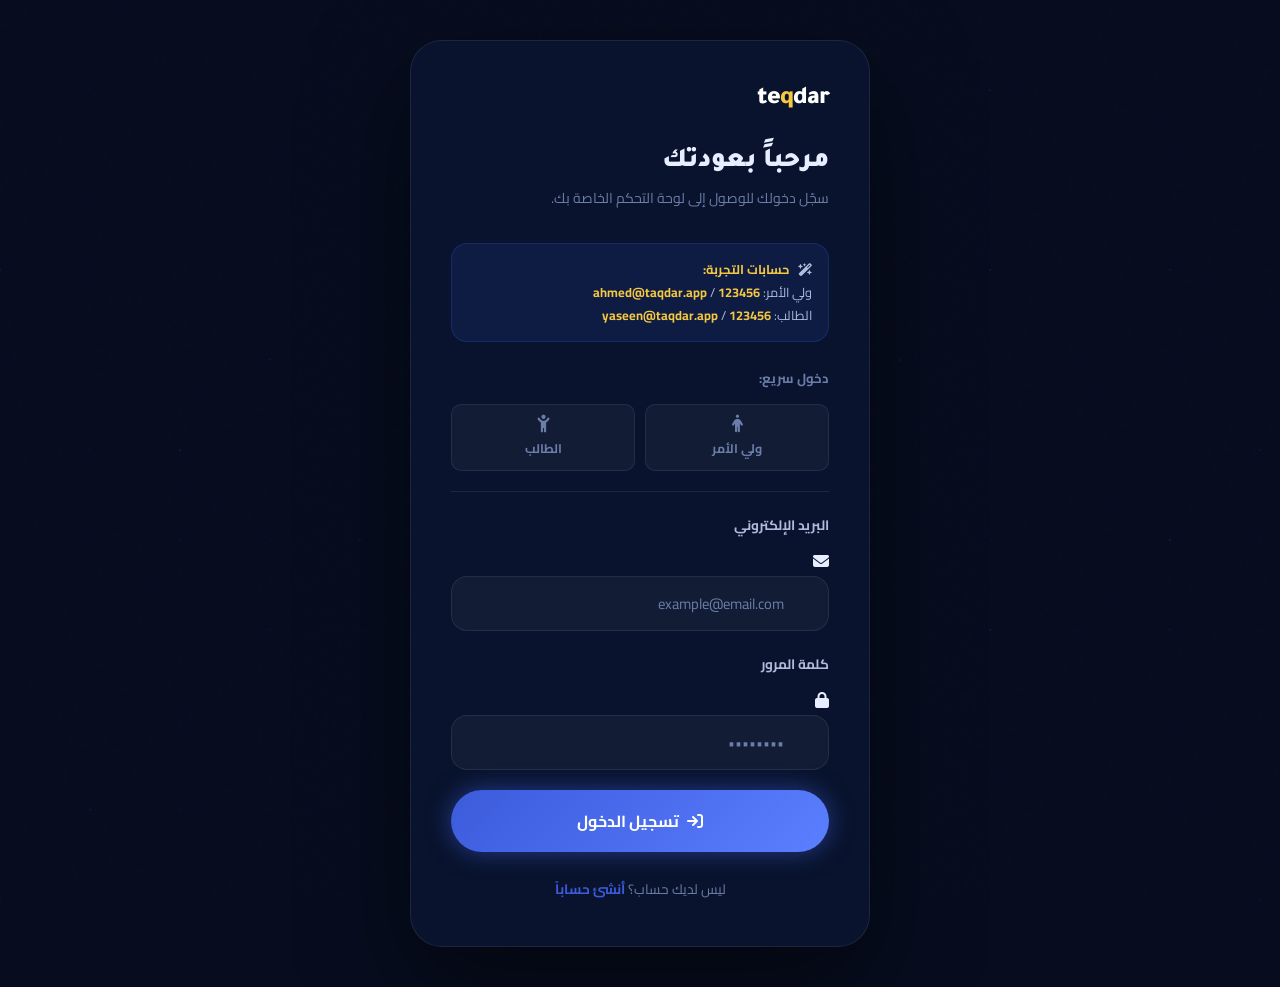
<file: login.html>
<!DOCTYPE html>
<html lang="ar" dir="rtl">
<head>
  <meta charset="UTF-8"/>
  <meta name="viewport" content="width=device-width, initial-scale=1.0"/>
  <title>تقدر – تسجيل الدخول</title>
  <link rel="stylesheet" href="style.css"/>
  <link rel="stylesheet" href="https://cdnjs.cloudflare.com/ajax/libs/font-awesome/6.5.0/css/all.min.css"/>
  <style>
    .auth-wrap {
      min-height:100vh; display:flex; align-items:center; justify-content:center;
      padding:40px 20px; position:relative; z-index:2;
    }
    .auth-box {
      width:100%; max-width:460px;
      background:rgba(11,21,48,0.88);
      border:1px solid var(--glass-border);
      border-radius:var(--radius-xl);
      backdrop-filter:blur(20px);
      padding:44px 40px;
      box-shadow:0 40px 100px rgba(0,0,0,.5);
      animation:fadeUp .5s ease;
    }
    .auth-logo {
      font-family:'Tajawal',sans-serif; font-size:1.6rem; font-weight:900;
      display:flex; align-items:center; gap:8px; margin-bottom:32px;
      text-decoration:none; color:var(--white);
    }
    .q { color:var(--gold); }
     .logo-text { 
      letter-spacing: -1px;
      box-sizing: border-box;
      display: flex;
      flex-direction: row-reverse;
    }
    .auth-logo .d { width:7px; height:7px; border-radius:50%; background:var(--gold); box-shadow:0 0 8px var(--gold); animation:pulse 2s infinite; }
    .auth-title { font-family:'Tajawal',sans-serif; font-size:1.7rem; font-weight:900; margin-bottom:6px; }
    .auth-sub { color:var(--muted); font-size:.88rem; margin-bottom:32px; }
    .input-icon-wrap { position:relative; }
    .input-icon-wrap .fa { position:absolute; right:16px; top:50%; transform:translateY(-50%); color:var(--muted); font-size:.9rem; }
    .input-icon-wrap .form-input { padding-right:44px; }
    .auth-footer { text-align:center; margin-top:24px; font-size:.85rem; color:var(--muted); }
    .auth-footer a { color:var(--blue); font-weight:700; text-decoration:none; }
    .mock-hint {
      background:var(--blue-dim); border:1px solid rgba(59,91,219,.25);
      border-radius:var(--radius); padding:14px 16px;
      margin-bottom:24px; font-size:.8rem; color:var(--text-soft); line-height:1.8;
    }
    .mock-hint strong { color:var(--gold); }
    .quick-btns { display:flex; gap:10px; margin-bottom:20px; }
    .quick-btn {
      flex:1; padding:10px 12px; border-radius:var(--radius-sm);
      background:var(--glass); border:1px solid var(--glass-border);
      cursor:pointer; font-family:'Cairo',sans-serif; font-size:.78rem;
      font-weight:700; color:var(--muted); transition:all .2s; text-align:center;
    }
    .quick-btn:hover { background:var(--blue-dim); border-color:rgba(59,91,219,.35); color:var(--blue); }
    .quick-btn i { display:block; font-size:1.1rem; margin-bottom:4px; }
  </style>
</head>
<body>
<canvas id="bg-canvas"></canvas>
<div class="page">
  <div class="auth-wrap">
    <div class="auth-box">
      <a href="../index.html" class="auth-logo">
        <span class="logo-text">
          <span>te</span>
          <span class="q">q</span>
          <span>dar</span>
        </span>
      </a>
      <h1 class="auth-title">مرحباً بعودتك</h1>
      <p class="auth-sub">سجّل دخولك للوصول إلى لوحة التحكم الخاصة بك.</p>

      <div class="mock-hint">
        <i class="fa-solid fa-wand-magic-sparkles"></i> &nbsp; <strong>حسابات التجربة:</strong><br/>
        ولي الأمر: <strong>ahmed@taqdar.app</strong> / <strong>123456</strong><br/>
        الطالب: <strong>yaseen@taqdar.app</strong> / <strong>123456</strong>
      </div>

      <div style="margin-bottom:14px; font-size:.82rem; font-weight:700; color:var(--muted);">دخول سريع:</div>
      <div class="quick-btns">
        <div class="quick-btn" onclick="quickLogin('parent')">
          <i class="fa-solid fa-person"></i> ولي الأمر
        </div>
        <div class="quick-btn" onclick="quickLogin('student')">
          <i class="fa-solid fa-child-reaching"></i> الطالب
        </div>
      </div>

      <div class="divider" style="margin:20px 0"></div>

      <div class="form-group">
        <label class="form-label">البريد الإلكتروني</label>
        <div class="input-icon-wrap">
          <i class="fa-solid fa-envelope"></i>
          <input class="form-input" id="inp-email" type="email" placeholder="example@email.com"/>
        </div>
      </div>
      <div class="form-group">
        <label class="form-label">كلمة المرور</label>
        <div class="input-icon-wrap">
          <i class="fa-solid fa-lock"></i>
          <input class="form-input" id="inp-pass" type="password" placeholder="••••••••"/>
        </div>
      </div>

      <button class="btn btn-primary btn-lg btn-block" onclick="doLogin()">
        <i class="fa-solid fa-arrow-right-to-bracket"></i> تسجيل الدخول
      </button>

      <div class="auth-footer">
        ليس لديك حساب؟ <a href="onboarding.html">أنشئ حساباً</a>
      </div>
    </div>
  </div>
</div>
<script src="app.js"></script>
<script>
  initParticleBg('bg-canvas');

  function quickLogin(type) {
    const u = type === 'parent' ? MOCK_USERS.parent : MOCK_USERS.student;
    document.getElementById('inp-email').value = u.email;
    document.getElementById('inp-pass').value = u.password;
  }

  function doLogin() {
    const email = document.getElementById('inp-email').value.trim();
    const pass  = document.getElementById('inp-pass').value;
    if (!email || !pass) { showToast('أدخل البريد الإلكتروني وكلمة المرور', 'error'); return; }

    let user = null;
    if (email === MOCK_USERS.parent.email && pass === MOCK_USERS.parent.password) {
      user = MOCK_USERS.parent;
    } else if (email === MOCK_USERS.student.email && pass === MOCK_USERS.student.password) {
      user = MOCK_USERS.student;
    }

    if (!user) { showToast('البريد الإلكتروني أو كلمة المرور غير صحيحة', 'error'); return; }

    Session.set('current_user', user);
    Session.set('onboarding_done', true);
    showToast('أهلاً بك يا ' + user.name + '!');
    setTimeout(() => goTo('dashboard.html'), 800);
  }

  // enter key
  document.addEventListener('keydown', e => { if(e.key==='Enter') doLogin(); });
</script>
</body>
</html>
</file>
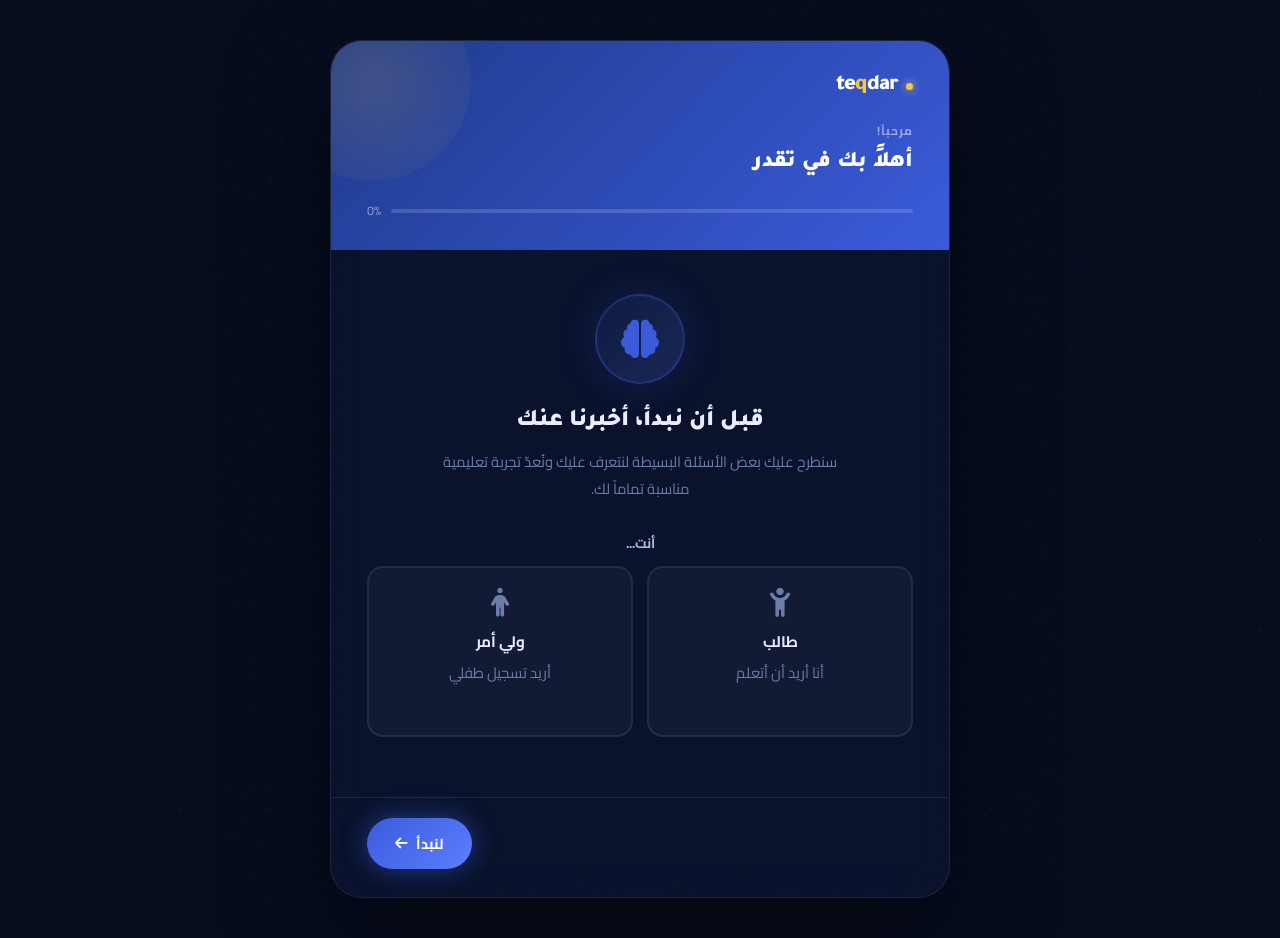
<file: onboarding.html>
<!DOCTYPE html>
<html lang="ar" dir="rtl">
<head>
  <meta charset="UTF-8"/>
  <meta name="viewport" content="width=device-width, initial-scale=1.0"/>
  <title>تقدر – التعريف بك</title>
  <link rel="stylesheet" href="style.css"/>
  <link rel="stylesheet" href="https://cdnjs.cloudflare.com/ajax/libs/font-awesome/6.5.0/css/all.min.css"/>
  <style>
    .onboard-wrap {
      min-height:100vh; display:flex; align-items:center; justify-content:center;
      padding:40px 20px; position:relative; z-index:2;
    }
    .onboard-box {
      width:100%; max-width:620px;
      background:rgba(11,21,48,0.85);
      border:1px solid var(--glass-border);
      border-radius:var(--radius-xl);
      backdrop-filter:blur(20px);
      overflow:hidden;
      box-shadow:0 40px 100px rgba(0,0,0,.5);
    }
    /* header */
    .ob-header {
      background:linear-gradient(135deg,var(--blue-dark),var(--blue));
      padding:32px 36px 28px;
      position:relative; overflow:hidden;
    }
    .ob-header::before {
      content:''; position:absolute; top:-60px; left:-60px;
      width:200px; height:200px; border-radius:50%;
      background:radial-gradient(circle,rgba(245,200,66,.15),transparent);
    }
    .ob-logo {
      font-family:'Tajawal',sans-serif; font-size:1.4rem; font-weight:900;
      color:var(--white); margin-bottom:20px; display:flex; align-items:center; gap:8px;
    }
    .q { color:var(--gold); }
     .logo-text { 
      letter-spacing: -1px;
      box-sizing: border-box;
      display: flex;
      flex-direction: row-reverse;
    }
    .ob-logo-dot { width:7px; height:7px; border-radius:50%; background:var(--gold); box-shadow:0 0 8px var(--gold); animation:pulse 2s infinite; }
    .ob-step-label {
      font-size:.75rem; font-weight:700; letter-spacing:1px;
      color:rgba(255,255,255,.5); text-transform:uppercase; margin-bottom:6px;
    }
    .ob-question-title {
      font-family:'Tajawal',sans-serif; font-size:1.4rem; font-weight:900;
      color:var(--white); line-height:1.4;
    }
    /* progress */
    .ob-progress-row {
      display:flex; align-items:center; gap:10px; margin-top:20px;
    }
    .ob-progress-track {
      flex:1; height:4px; background:rgba(255,255,255,.15); border-radius:10px; overflow:hidden;
    }
    .ob-progress-fill {
      height:100%; background:var(--gold); border-radius:10px;
      transition:width .4s cubic-bezier(.4,0,.2,1);
    }
    .ob-progress-text { font-size:.78rem; color:rgba(255,255,255,.5); white-space:nowrap; }
    /* body */
    .ob-body { padding:32px 36px 28px; }
    /* type selector */
    .type-selector {
      display:grid; grid-template-columns:1fr 1fr; gap:14px; margin-bottom:24px;
    }
    .type-btn {
      padding:20px 16px; border-radius:var(--radius);
      background:var(--glass); border:2px solid var(--glass-border);
      cursor:pointer; text-align:center; transition:all .25s;
    }
    .type-btn:hover { border-color:rgba(59,91,219,.4); background:var(--blue-dim); }
    .type-btn.active { border-color:var(--blue); background:var(--blue-dim); }
    .type-btn i { font-size:1.8rem; margin-bottom:10px; display:block; color:var(--muted); transition:color .25s; }
    .type-btn.active i { color:var(--blue); }
    .type-btn h3 { font-size:.95rem; font-weight:700; margin-bottom:4px; }
    .type-btn p { font-size:.75rem; color:var(--muted); }
    /* welcome screen */
    .welcome-screen { text-align:center; padding:12px 0 8px; }
    .welcome-icon {
      width:90px; height:90px; border-radius:50%;
      background:linear-gradient(135deg,var(--blue-dim),rgba(91,127,255,.2));
      border:2px solid rgba(59,91,219,.3);
      display:flex; align-items:center; justify-content:center;
      font-size:2.4rem; margin:0 auto 24px;
      box-shadow:0 0 40px rgba(59,91,219,.2);
    }
    .welcome-screen h2 { font-family:'Tajawal',sans-serif; font-size:1.5rem; font-weight:900; margin-bottom:12px; }
    .welcome-screen p { color:var(--muted); font-size:.92rem; line-height:1.8; max-width:400px; margin:0 auto 28px; }
    /* footer */
    .ob-footer {
      padding:20px 36px 28px;
      display:flex; align-items:center; justify-content:space-between;
      border-top:1px solid var(--glass-border);
    }
    .ob-back {
      background:none; border:none; color:var(--muted);
      font-family:'Cairo',sans-serif; font-size:.88rem; font-weight:600;
      cursor:pointer; display:flex; align-items:center; gap:6px;
      transition:color .2s; padding:8px 0;
    }
    .ob-back:hover { color:var(--text); }
    /* multi select note */
    .multi-note { font-size:.78rem; color:var(--muted); margin-bottom:14px; display:flex; align-items:center; gap:6px; }
    /* scale */
    .scale-labels { display:flex; justify-content:space-between; margin-top:8px; }
    .scale-labels span { font-size:.72rem; color:var(--muted); }
    /* done screen */
    .done-screen { text-align:center; padding:16px 0 8px; }
    .done-icon {
      width:100px; height:100px; border-radius:50%;
      background:var(--green-dim); border:2px solid rgba(34,197,94,.3);
      display:flex; align-items:center; justify-content:center;
      font-size:2.8rem; margin:0 auto 24px;
      box-shadow:0 0 50px rgba(34,197,94,.15);
      animation:fadeUp .5s ease;
    }
    .done-screen h2 { font-family:'Tajawal',sans-serif; font-size:1.6rem; font-weight:900; margin-bottom:12px; }
    .done-screen p { color:var(--muted); font-size:.92rem; line-height:1.8; margin-bottom:28px; }
    .profile-summary {
      background:var(--glass); border:1px solid var(--glass-border);
      border-radius:var(--radius); padding:18px 20px; text-align:right;
      margin-bottom:24px;
    }
    .profile-row { display:flex; justify-content:space-between; align-items:center; padding:7px 0; }
    .profile-row:not(:last-child) { border-bottom:1px solid var(--glass-border); }
    .profile-key { font-size:.82rem; color:var(--muted); font-weight:600; }
    .profile-val { font-size:.85rem; font-weight:700; }
  </style>
</head>
<body>
<canvas id="bg-canvas"></canvas>
<div class="page">
  <div class="onboard-wrap">
    <div class="onboard-box fade-in">

      <!-- HEADER -->
      <div class="ob-header">
        <div class="ob-logo">
          <div class="ob-logo-dot"></div>
          <span class="logo-text">
          <span>te</span>
          <span class="q">q</span>
          <span>dar</span>
        </span>
         
        </div>
        <div id="step-label" class="ob-step-label">الخطوة ١ من ٦</div>
        <div id="question-title" class="ob-question-title">مرحباً بك في تقدر!</div>
        <div class="ob-progress-row">
          <div class="ob-progress-track">
            <div class="ob-progress-fill" id="ob-progress" style="width:0%"></div>
          </div>
          <div class="ob-progress-text" id="ob-progress-text">0%</div>
        </div>
      </div>

      <!-- BODY -->
      <div class="ob-body" id="ob-body">
        <!-- injected by JS -->
      </div>

      <!-- FOOTER -->
      <div class="ob-footer">
        <button class="ob-back" id="btn-back" onclick="prevStep()">
          <i class="fa-solid fa-arrow-right"></i> رجوع
        </button>
        <button class="btn btn-primary" id="btn-next" onclick="nextStep()">
          التالي <i class="fa-solid fa-arrow-left"></i>
        </button>
      </div>

    </div>
  </div>
</div>

<script src="app.js"></script>
<script>
  initParticleBg('bg-canvas');

  let currentStep = 0; // 0=welcome, 1..N=questions, N+1=done
  let userType = null; // 'student' | 'parent'
  let answers = {};
  let questions = [];

  // ── RENDER STEP ──
  function renderStep() {
    const body = document.getElementById('ob-body');
    const btnNext = document.getElementById('btn-next');
    const btnBack = document.getElementById('btn-back');
    const label = document.getElementById('step-label');
    const title = document.getElementById('question-title');
    const prog = document.getElementById('ob-progress');
    const progTxt = document.getElementById('ob-progress-text');

    const total = questions.length + 2; // welcome + questions + done
    const pct = Math.round((currentStep / (total - 1)) * 100);
    prog.style.width = pct + '%';
    progTxt.textContent = pct + '%';

    // WELCOME
    if (currentStep === 0) {
      label.textContent = 'مرحباً!';
      title.textContent = 'أهلاً بك في تقدر';
      btnBack.style.visibility = 'hidden';
      btnNext.innerHTML = 'لنبدأ <i class="fa-solid fa-arrow-left"></i>';
      body.innerHTML = `
        <div class="welcome-screen">
          <div class="welcome-icon"><i class="fa-solid fa-brain" style="color:var(--blue)"></i></div>
          <h2>قبل أن نبدأ، أخبرنا عنك</h2>
          <p>سنطرح عليك بعض الأسئلة البسيطة لنتعرف عليك ونُعدّ تجربة تعليمية مناسبة تماماً لك.</p>
          <div style="margin-bottom:10px;font-size:.85rem;color:var(--text-soft);font-weight:700;">أنت...</div>
          <div class="type-selector">
            <div class="type-btn ${userType==='student'?'active':''}" onclick="selectType('student')">
              <i class="fa-solid fa-child-reaching"></i>
              <h3>طالب</h3>
              <p>أنا أريد أن أتعلم</p>
            </div>
            <div class="type-btn ${userType==='parent'?'active':''}" onclick="selectType('parent')">
              <i class="fa-solid fa-person"></i>
              <h3>ولي أمر</h3>
              <p>أريد تسجيل طفلي</p>
            </div>
          </div>
        </div>`;
      return;
    }

    // DONE
    if (currentStep > questions.length) {
      label.textContent = 'اكتمل الملف!';
      title.textContent = 'تم بناء ملفك الشخصي';
      btnBack.style.visibility = 'hidden';
      btnNext.innerHTML = 'التسجيل والمتابعة <i class="fa-solid fa-arrow-left"></i>';
      btnNext.onclick = finishOnboarding;

      const typeLabel = userType === 'student' ? 'طالب' : 'ولي أمر';
      const ageAns = answers['q1'] || '—';
      const focusAns = answers['q4'] || '—';
      body.innerHTML = `
        <div class="done-screen">
          <div class="done-icon"><i class="fa-solid fa-circle-check" style="color:var(--green)"></i></div>
          <h2>ملفك جاهز!</h2>
          <p>بنينا ملفك الشخصي بناءً على إجاباتك. تقدر سيُكيّف التجربة التعليمية خصيصاً لك.</p>
          <div class="profile-summary">
            <div class="profile-row">
              <span class="profile-key">نوع المستخدم</span>
              <span class="profile-val">${typeLabel}</span>
            </div>
            <div class="profile-row">
              <span class="profile-key">الفئة العمرية</span>
              <span class="profile-val">${ageAns}</span>
            </div>
            <div class="profile-row">
              <span class="profile-key">مدة التركيز</span>
              <span class="profile-val">${focusAns}</span>
            </div>
            <div class="profile-row">
              <span class="profile-key">عدد الإجابات</span>
              <span class="profile-val">${Object.keys(answers).length} أسئلة</span>
            </div>
          </div>
        </div>`;
      return;
    }

    // QUESTION
    const q = questions[currentStep - 1];
    label.textContent = `السؤال ${currentStep} من ${questions.length}`;
    title.textContent = q.question;
    btnBack.style.visibility = 'visible';
    btnNext.innerHTML = currentStep === questions.length
      ? 'إنهاء <i class="fa-solid fa-check"></i>'
      : 'التالي <i class="fa-solid fa-arrow-left"></i>';
    btnNext.onclick = nextStep;

    let html = '';

    if (q.type === 'choice') {
      html = `<div class="choice-grid">` +
        q.options.map(o => `
          <div class="choice-card ${answers[q.id]===o.value?'selected':''}"
               onclick="selectChoice('${q.id}','${o.value}',this)">
            <div class="choice-icon"><i class="fa-solid ${o.icon}"></i></div>
            <div>
              <div class="choice-title">${o.label}</div>
            </div>
          </div>`).join('') +
        `</div>`;
    } else if (q.type === 'multi') {
      const sel = answers[q.id] || [];
      html = `<div class="multi-note"><i class="fa-solid fa-circle-info"></i> يمكنك اختيار أكثر من إجابة</div>
        <div class="choice-grid">` +
        q.options.map(o => `
          <div class="choice-card ${sel.includes(o.value)?'selected':''}"
               onclick="toggleMulti('${q.id}','${o.value}',this)">
            <div class="choice-icon"><i class="fa-solid ${o.icon}"></i></div>
            <div>
              <div class="choice-title">${o.label}</div>
            </div>
          </div>`).join('') +
        `</div>`;
    } else if (q.type === 'scale') {
      html = `<div class="scale-options">` +
        q.options.map(o => `
          <div class="scale-btn ${answers[q.id]===o?'selected':''}"
               onclick="selectScale('${q.id}','${o}',this)">${o}</div>`).join('') +
        `</div>
        <div class="scale-labels">
          <span>${q.label_min}</span>
          <span>${q.label_max}</span>
        </div>`;
    }

    body.innerHTML = html;
  }

  function selectType(type) {
    userType = type;
    questions = type === 'student' ? ONBOARDING_STUDENT : ONBOARDING_PARENT;
    document.querySelectorAll('.type-btn').forEach(b => b.classList.remove('active'));
    event.currentTarget.classList.add('active');
  }

  function selectChoice(qid, val, el) {
    answers[qid] = val;
    document.querySelectorAll('.choice-card').forEach(c => c.classList.remove('selected'));
    el.classList.add('selected');
    el.querySelector('.choice-icon').classList.add('selected');
  }

  function toggleMulti(qid, val, el) {
    if (!answers[qid]) answers[qid] = [];
    const idx = answers[qid].indexOf(val);
    if (idx === -1) { answers[qid].push(val); el.classList.add('selected'); }
    else { answers[qid].splice(idx,1); el.classList.remove('selected'); }
  }

  function selectScale(qid, val, el) {
    answers[qid] = val;
    document.querySelectorAll('.scale-btn').forEach(b => b.classList.remove('selected'));
    el.classList.add('selected');
  }

  function nextStep() {
    if (currentStep === 0 && !userType) {
      showToast('من فضلك اختر: طالب أم ولي أمر', 'error'); return;
    }
    currentStep++;
    renderStep();
  }

  function prevStep() {
    if (currentStep > 0) { currentStep--; renderStep(); }
  }

  function finishOnboarding() {
    Session.set('onboarding_done', true);
    Session.set('onboarding_answers', answers);
    Session.set('user_type_selected', userType);
    goTo('register.html');
  }

  // init
  renderStep();
</script>
</body>
</html>
</file>
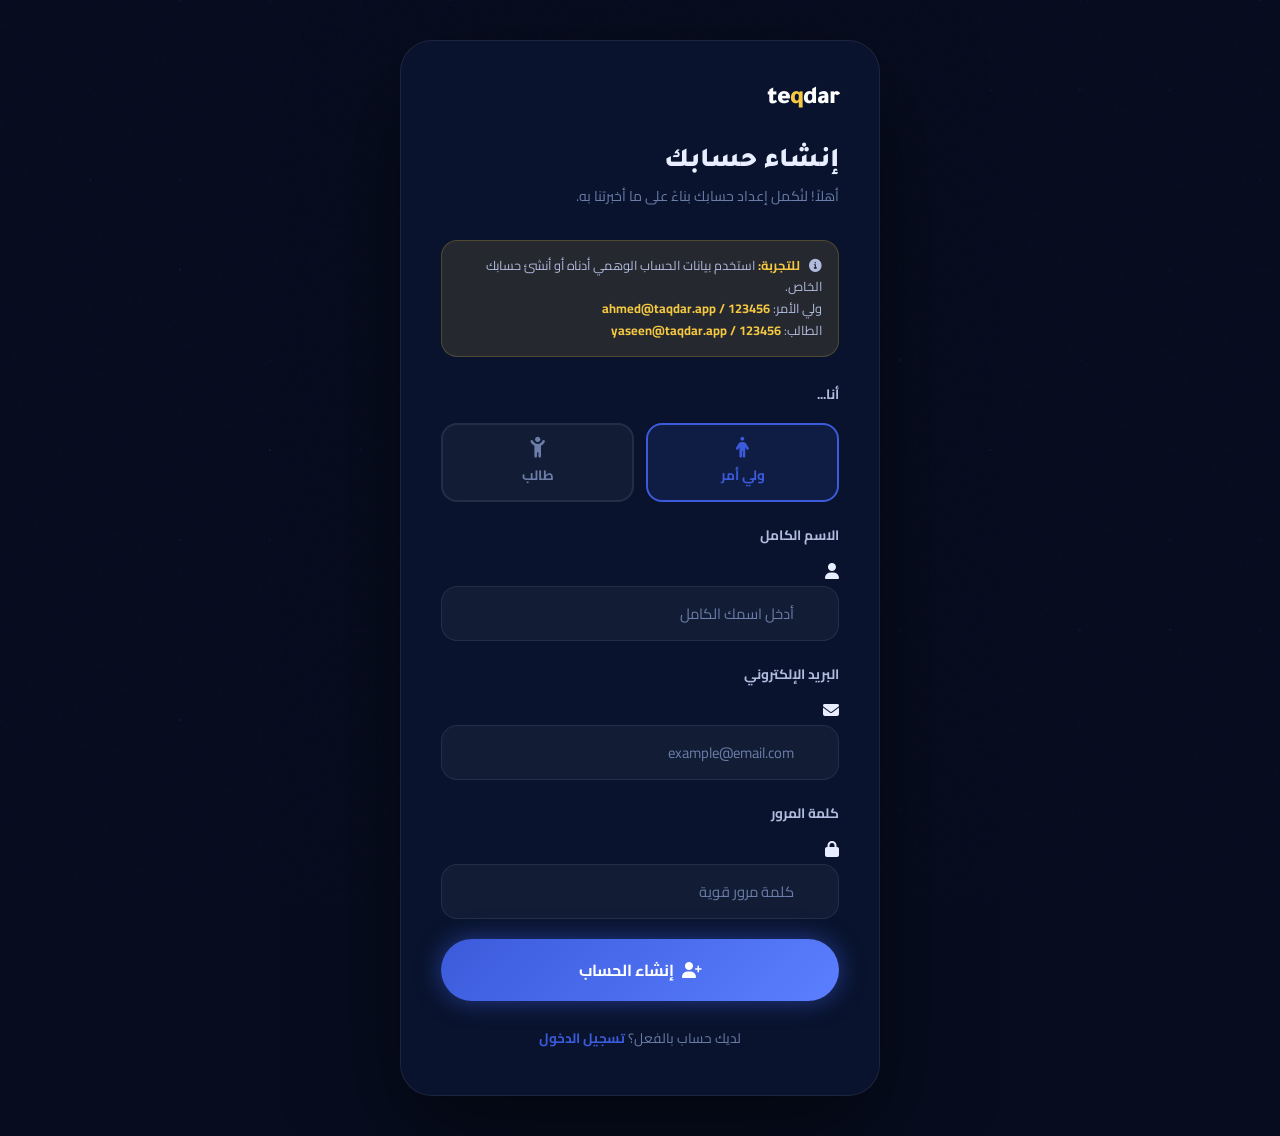
<file: register.html>
<!DOCTYPE html>
<html lang="ar" dir="rtl">
<head>
  <meta charset="UTF-8"/>
  <meta name="viewport" content="width=device-width, initial-scale=1.0"/>
  <title>تقدر – إنشاء حساب</title>
  <link rel="stylesheet" href="style.css"/>
  <link rel="stylesheet" href="https://cdnjs.cloudflare.com/ajax/libs/font-awesome/6.5.0/css/all.min.css"/>
  <style>
    .auth-wrap {
      min-height:100vh; display:flex; align-items:center; justify-content:center;
      padding:40px 20px; position:relative; z-index:2;
    }
    .auth-box {
      width:100%; max-width:480px;
      background:rgba(11,21,48,0.88);
      border:1px solid var(--glass-border);
      border-radius:var(--radius-xl);
      backdrop-filter:blur(20px);
      padding:44px 40px;
      box-shadow:0 40px 100px rgba(0,0,0,.5);
      animation:fadeUp .5s ease;
    }
    .auth-logo {
      font-family:'Tajawal',sans-serif; font-size:1.6rem; font-weight:900;
      display:flex; align-items:center; gap:8px; margin-bottom:32px;
      text-decoration:none; color:var(--white);
    }
    .q { color:var(--gold); }
     .logo-text { 
      letter-spacing: -1px;
      box-sizing: border-box;
      display: flex;
      flex-direction: row-reverse;
    }
    .auth-logo .d { width:7px; height:7px; border-radius:50%; background:var(--gold); box-shadow:0 0 8px var(--gold); animation:pulse 2s infinite; }
    .auth-title { font-family:'Tajawal',sans-serif; font-size:1.7rem; font-weight:900; margin-bottom:6px; }
    .auth-sub { color:var(--muted); font-size:.88rem; margin-bottom:32px; line-height:1.6; }
    .auth-footer { text-align:center; margin-top:24px; font-size:.85rem; color:var(--muted); }
    .auth-footer a { color:var(--blue); font-weight:700; text-decoration:none; }
    .auth-footer a:hover { text-decoration:underline; }
    .input-icon-wrap { position:relative; }
    .input-icon-wrap .fa { position:absolute; right:16px; top:50%; transform:translateY(-50%); color:var(--muted); font-size:.9rem; }
    .input-icon-wrap .form-input { padding-right:44px; }
    .user-type-row {
      display:flex; gap:12px; margin-bottom:20px;
    }
    .user-type-btn {
      flex:1; padding:12px; border-radius:var(--radius);
      background:var(--glass); border:2px solid var(--glass-border);
      cursor:pointer; text-align:center; transition:all .2s;
      font-family:'Cairo',sans-serif; font-size:.85rem; font-weight:700;
      color:var(--muted);
    }
    .user-type-btn i { display:block; font-size:1.3rem; margin-bottom:5px; }
    .user-type-btn.active { border-color:var(--blue); background:var(--blue-dim); color:var(--blue); }
    .divider-or {
      display:flex; align-items:center; gap:12px; margin:24px 0;
      color:var(--muted); font-size:.8rem;
    }
    .divider-or::before, .divider-or::after {
      content:''; flex:1; height:1px; background:var(--glass-border);
    }
    /* mock hint */
    .mock-hint {
      background:var(--gold-dim); border:1px solid rgba(245,200,66,.2);
      border-radius:var(--radius); padding:14px 16px;
      margin-bottom:24px; font-size:.8rem; color:var(--text-soft);
      line-height:1.7;
    }
    .mock-hint strong { color:var(--gold); }
  </style>
</head>
<body>
<canvas id="bg-canvas"></canvas>
<div class="page">
  <div class="auth-wrap">
    <div class="auth-box">
      <a href="../index.html" class="auth-logo">
       <span class="logo-text">
          <span>te</span>
          <span class="q">q</span>
          <span>dar</span>
        </span>
      </a>
      <h1 class="auth-title">إنشاء حسابك</h1>
      <p class="auth-sub">أهلاً! لنُكمل إعداد حسابك بناءً على ما أخبرتنا به.</p>

      <div class="mock-hint">
        <i class="fa-solid fa-circle-info"></i> &nbsp;
        <strong>للتجربة:</strong> استخدم بيانات الحساب الوهمي أدناه أو أنشئ حسابك الخاص.<br/>
        ولي الأمر: <strong>ahmed@taqdar.app / 123456</strong><br/>
        الطالب: <strong>yaseen@taqdar.app / 123456</strong>
      </div>

      <div style="margin-bottom:16px; font-size:.85rem; font-weight:700; color:var(--text-soft);">أنا...</div>
      <div class="user-type-row">
        <div class="user-type-btn active" id="btn-parent" onclick="setType('parent')">
          <i class="fa-solid fa-person"></i> ولي أمر
        </div>
        <div class="user-type-btn" id="btn-student" onclick="setType('student')">
          <i class="fa-solid fa-child-reaching"></i> طالب
        </div>
      </div>

      <div class="form-group">
        <label class="form-label">الاسم الكامل</label>
        <div class="input-icon-wrap">
          <i class="fa-solid fa-user"></i>
          <input class="form-input" id="inp-name" type="text" placeholder="أدخل اسمك الكامل"/>
        </div>
      </div>
      <div class="form-group">
        <label class="form-label">البريد الإلكتروني</label>
        <div class="input-icon-wrap">
          <i class="fa-solid fa-envelope"></i>
          <input class="form-input" id="inp-email" type="email" placeholder="example@email.com"/>
        </div>
      </div>
      <div class="form-group">
        <label class="form-label">كلمة المرور</label>
        <div class="input-icon-wrap">
          <i class="fa-solid fa-lock"></i>
          <input class="form-input" id="inp-pass" type="password" placeholder="كلمة مرور قوية"/>
        </div>
      </div>

      <button class="btn btn-primary btn-lg btn-block" onclick="doRegister()">
        <i class="fa-solid fa-user-plus"></i> إنشاء الحساب
      </button>

      <div class="auth-footer">
        لديك حساب بالفعل؟ <a href="login.html">تسجيل الدخول</a>
      </div>
    </div>
  </div>
</div>
<script src="app.js"></script>
<script>
  initParticleBg('bg-canvas');

  // pre-fill from onboarding
  const prevType = Session.get('user_type_selected');
  let selectedType = prevType || 'parent';
  setType(selectedType);

  function setType(t) {
    selectedType = t;
    document.getElementById('btn-parent').classList.toggle('active', t==='parent');
    document.getElementById('btn-student').classList.toggle('active', t==='student');
  }

  function doRegister() {
    const name  = document.getElementById('inp-name').value.trim();
    const email = document.getElementById('inp-email').value.trim();
    const pass  = document.getElementById('inp-pass').value;

    if (!name || !email || !pass) { showToast('من فضلك أكمل جميع الحقول', 'error'); return; }

    // mock: check if matches existing mock users
    let user = null;
    if (email === MOCK_USERS.parent.email && pass === MOCK_USERS.parent.password) {
      user = { ...MOCK_USERS.parent, name };
    } else if (email === MOCK_USERS.student.email && pass === MOCK_USERS.student.password) {
      user = { ...MOCK_USERS.student, name };
    } else {
      // create new mock user
      user = {
        id: 'user_' + Date.now(),
        type: selectedType,
        name, email,
        avatar: name.charAt(0),
        child_id: selectedType === 'parent' ? 'student_001' : null
      };
    }

    Session.set('current_user', user);
    showToast('تم إنشاء الحساب بنجاح!');
    setTimeout(() => goTo('dashboard.html'), 900);
  }
</script>
</body>
</html>
</file>
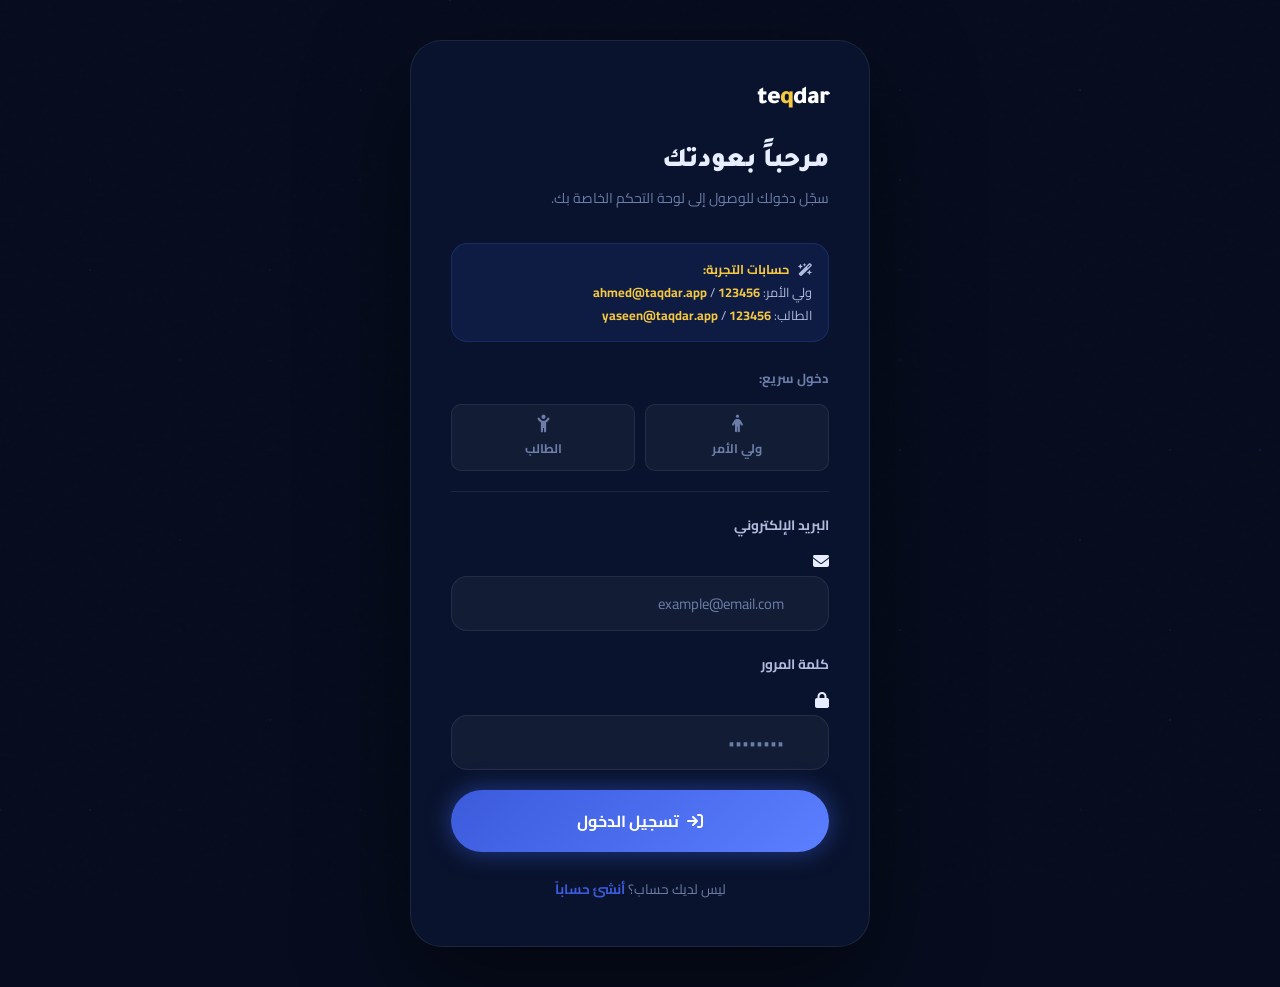
<file: sign-language.html>
<!DOCTYPE html>
<html lang="ar" dir="rtl">
<head>
  <meta charset="UTF-8"/>
  <meta name="viewport" content="width=device-width, initial-scale=1.0"/>
  <title>تقدر – لغة الإشارة</title>
  <link rel="stylesheet" href="style.css"/>
  <link rel="stylesheet" href="https://cdnjs.cloudflare.com/ajax/libs/font-awesome/6.5.0/css/all.min.css"/>
  <style>

    /* ══ LAYOUT ══ */
    .sign-layout {
      display: grid;
      grid-template-columns: 280px 1fr 300px;
      gap: 0;
      height: calc(100vh - 66px);
      overflow: hidden;
    }

    /* ══ LEFT PANEL – WORD LIST ══ */
    .words-panel {
      background: rgba(11,21,48,0.92);
      border-left: 1px solid var(--glass-border);
      display: flex; flex-direction: column; overflow: hidden;
    }
    .words-panel-header {
      padding: 20px 18px 14px;
      border-bottom: 1px solid var(--glass-border);
    }
    .words-panel-title {
      font-family: 'Tajawal', sans-serif;
      font-size: 1rem; font-weight: 900;
      margin-bottom: 12px; display: flex; align-items: center; gap: 8px;
    }
    .words-panel-title i { color: var(--blue); }
    .search-input {
      width: 100%; padding: 9px 14px;
      background: var(--glass); border: 1px solid var(--glass-border);
      border-radius: 50px; color: var(--text);
      font-family: 'Cairo', sans-serif; font-size: .82rem;
      outline: none; transition: border-color .2s;
    }
    .search-input:focus { border-color: var(--blue); }
    .search-input::placeholder { color: var(--muted); }

    .category-tabs {
      display: flex; gap: 6px; padding: 12px 18px;
      border-bottom: 1px solid var(--glass-border);
      flex-wrap: wrap;
    }
    .cat-tab {
      padding: 5px 12px; border-radius: 50px;
      background: var(--glass); border: 1px solid var(--glass-border);
      font-size: .72rem; font-weight: 700; color: var(--muted);
      cursor: pointer; transition: all .2s; font-family: 'Cairo', sans-serif;
    }
    .cat-tab:hover { border-color: rgba(59,91,219,.4); color: var(--text); }
    .cat-tab.active { background: var(--blue-dim); border-color: var(--blue); color: var(--blue); }

    .words-list { flex: 1; overflow-y: auto; padding: 10px 10px; }
    .word-item {
      display: flex; align-items: center; gap: 10px;
      padding: 10px 12px; border-radius: var(--radius-sm);
      cursor: pointer; transition: all .2s; margin-bottom: 3px;
      border: 1px solid transparent;
    }
    .word-item:hover { background: var(--glass); border-color: var(--glass-border); }
    .word-item.active {
      background: var(--blue-dim); border-color: rgba(59,91,219,.35);
    }
    .word-icon {
      width: 36px; height: 36px; border-radius: 10px; flex-shrink: 0;
      display: flex; align-items: center; justify-content: center; font-size: .85rem;
    }
    .word-ar { font-weight: 700; font-size: .88rem; }
    .word-item.active .word-ar { color: var(--blue); }
    .word-cat { font-size: .68rem; color: var(--muted); margin-top: 1px; }

    /* ══ MAIN AREA ══ */
    .sign-main {
      display: flex; flex-direction: column;
      background: var(--bg); overflow-y: auto;
      padding: 28px 32px;
    }

    /* current word header */
    .word-header {
      display: flex; align-items: center; justify-content: space-between;
      margin-bottom: 24px; flex-wrap: wrap; gap: 12px;
    }
    .word-display {
      display: flex; align-items: center; gap: 16px;
    }
    .word-big {
      font-family: 'Tajawal', sans-serif;
      font-size: 2.4rem; font-weight: 900;
      background: linear-gradient(90deg, var(--white), var(--gold));
      -webkit-background-clip: text; -webkit-text-fill-color: transparent;
    }
    .word-en { color: var(--muted); font-size: .9rem; margin-top: 2px; }
    .word-actions { display: flex; gap: 10px; }

    /* ── AVATAR STAGE ── */
    .avatar-stage {
      background: linear-gradient(135deg, rgba(11,21,48,.9), rgba(7,13,31,.95));
      border: 1px solid var(--glass-border);
      border-radius: var(--radius-xl);
      padding: 28px;
      display: flex; flex-direction: column; align-items: center;
      margin-bottom: 24px; position: relative; overflow: hidden;
      min-height: 380px;
    }
    .avatar-stage::before {
      content: ''; position: absolute;
      top: -80px; left: 50%; transform: translateX(-50%);
      width: 300px; height: 300px; border-radius: 50%;
      background: radial-gradient(circle, rgba(59,91,219,.12), transparent 70%);
      pointer-events: none;
    }
    .avatar-label {
      font-size: .72rem; font-weight: 700; letter-spacing: 1px;
      color: var(--muted); text-transform: uppercase;
      margin-bottom: 16px; display: flex; align-items: center; gap: 6px;
    }
    .avatar-label-dot { width: 5px; height: 5px; border-radius: 50%; background: var(--green); box-shadow: 0 0 6px var(--green); animation: pulse 2s infinite; }

    /* SVG AVATAR */
    .avatar-svg-wrap {
      position: relative; z-index: 1;
      width: 220px; height: 280px;
    }
    #sign-avatar {
      width: 100%; height: 100%;
      filter: drop-shadow(0 0 20px rgba(59,91,219,.3));
    }

    /* step indicator */
    .sign-steps {
      display: flex; gap: 8px; margin-top: 20px; flex-wrap: wrap; justify-content: center;
    }
    .sign-step {
      width: 28px; height: 28px; border-radius: 50%;
      background: var(--glass); border: 1px solid var(--glass-border);
      display: flex; align-items: center; justify-content: center;
      font-size: .7rem; font-weight: 700; color: var(--muted);
      cursor: pointer; transition: all .3s;
    }
    .sign-step.active { background: var(--blue); border-color: var(--blue); color: var(--white); box-shadow: 0 0 12px var(--blue-glow); }
    .sign-step.done { background: var(--green-dim); border-color: rgba(34,197,94,.3); color: var(--green); }

    /* playback controls */
    .playback-bar {
      display: flex; align-items: center; gap: 12px;
      padding: 16px 20px;
      background: var(--glass); border: 1px solid var(--glass-border);
      border-radius: var(--radius-lg); margin-bottom: 24px;
    }
    .play-btn {
      width: 48px; height: 48px; border-radius: 50%; flex-shrink: 0;
      background: linear-gradient(135deg, var(--blue), #5b7fff);
      border: none; cursor: pointer;
      display: flex; align-items: center; justify-content: center;
      color: var(--white); font-size: 1rem;
      box-shadow: 0 0 20px var(--blue-glow); transition: all .2s;
    }
    .play-btn:hover { box-shadow: 0 0 32px var(--blue-glow); transform: scale(1.06); }
    .play-btn.playing { background: linear-gradient(135deg, var(--gold-dark), var(--gold)); }
    .speed-btns { display: flex; gap: 6px; }
    .speed-btn {
      padding: 6px 12px; border-radius: 50px;
      background: var(--glass); border: 1px solid var(--glass-border);
      font-size: .75rem; font-weight: 700; color: var(--muted);
      cursor: pointer; transition: all .2s; font-family: 'Cairo', sans-serif;
    }
    .speed-btn.active { background: var(--blue-dim); border-color: var(--blue); color: var(--blue); }
    .progress-info { flex: 1; }
    .progress-word { font-size: .82rem; font-weight: 700; margin-bottom: 5px; }
    .playback-track { height: 4px; background: var(--glass-border); border-radius: 10px; overflow: hidden; }
    .playback-fill { height: 100%; background: linear-gradient(90deg, var(--blue), var(--gold)); border-radius: 10px; transition: width .3s; }
    .speech-btn {
      padding: 10px 18px; border-radius: 50px;
      background: var(--gold-dim); border: 1px solid rgba(245,200,66,.25);
      color: var(--gold); font-size: .82rem; font-weight: 700;
      cursor: pointer; display: flex; align-items: center; gap: 7px;
      font-family: 'Cairo', sans-serif; transition: all .2s; flex-shrink: 0;
    }
    .speech-btn:hover { background: rgba(245,200,66,.2); }

    /* ── EXPLANATION ── */
    .explanation-grid {
      display: grid; grid-template-columns: 1fr 1fr; gap: 16px;
      margin-bottom: 20px;
    }
    .explain-card {
      background: var(--glass); border: 1px solid var(--glass-border);
      border-radius: var(--radius-lg); padding: 20px;
    }
    .explain-card-title {
      font-size: .78rem; font-weight: 700; color: var(--muted);
      letter-spacing: .8px; text-transform: uppercase;
      margin-bottom: 12px; display: flex; align-items: center; gap: 7px;
    }
    .explain-card-title i { color: var(--blue); }
    .explain-steps { display: flex; flex-direction: column; gap: 8px; }
    .explain-step {
      display: flex; gap: 10px; align-items: flex-start; font-size: .83rem; color: var(--text-soft);
    }
    .explain-step-num {
      width: 22px; height: 22px; border-radius: 50%; flex-shrink: 0;
      background: var(--blue-dim); border: 1px solid rgba(59,91,219,.3);
      display: flex; align-items: center; justify-content: center;
      font-size: .68rem; font-weight: 900; color: var(--blue);
    }
    .sign-visual-chars {
      display: flex; gap: 8px; flex-wrap: wrap;
    }
    .sign-char {
      width: 44px; height: 44px; border-radius: 10px;
      background: var(--blue-dim); border: 1px solid rgba(59,91,219,.3);
      display: flex; align-items: center; justify-content: center;
      font-size: 1.1rem; font-weight: 900; color: var(--blue);
      font-family: 'Tajawal', sans-serif;
      cursor: pointer; transition: all .2s;
    }
    .sign-char:hover, .sign-char.lit { background: var(--blue); color: var(--white); box-shadow: 0 0 14px var(--blue-glow); }

    /* ══ RIGHT PANEL ══ */
    .info-panel {
      background: rgba(11,21,48,0.92);
      border-right: 1px solid var(--glass-border);
      display: flex; flex-direction: column; overflow-y: auto;
      padding: 20px 16px;
    }
    .info-section-title {
      font-size: .72rem; font-weight: 700; color: var(--muted);
      letter-spacing: 1px; text-transform: uppercase;
      margin: 0 0 10px; display: flex; align-items: center; gap: 6px;
    }
    .info-section-title i { color: var(--gold); }

    .fact-card {
      background: var(--glass); border: 1px solid var(--glass-border);
      border-radius: var(--radius); padding: 14px;
      margin-bottom: 10px;
    }
    .fact-card i { color: var(--blue); margin-left: 6px; font-size: .9rem; }
    .fact-card p { font-size: .8rem; color: var(--text-soft); line-height: 1.7; }

    .tip-box {
      background: var(--gold-dim); border: 1px solid rgba(245,200,66,.2);
      border-radius: var(--radius); padding: 14px; margin-bottom: 10px;
    }
    .tip-box-title { font-size: .75rem; font-weight: 700; color: var(--gold); margin-bottom: 6px; display: flex; align-items: center; gap: 6px; }
    .tip-box p { font-size: .8rem; color: var(--text-soft); line-height: 1.7; }

    .related-words { display: flex; gap: 6px; flex-wrap: wrap; margin-bottom: 16px; }
    .rel-word {
      padding: 6px 14px; border-radius: 50px;
      background: var(--glass); border: 1px solid var(--glass-border);
      font-size: .78rem; font-weight: 600; color: var(--muted);
      cursor: pointer; transition: all .2s;
    }
    .rel-word:hover { border-color: rgba(59,91,219,.4); color: var(--blue); background: var(--blue-dim); }

    /* ── AVATAR ANIMATIONS ── */
    /* body parts */
    #av-body { transition: transform .4s ease; }
    #av-head { transition: transform .5s cubic-bezier(.34,1.56,.64,1); transform-origin: 110px 60px; }
    #av-arm-r { transform-origin: 75px 145px; transition: transform .4s cubic-bezier(.34,1.56,.64,1); }
    #av-arm-l { transform-origin: 145px 145px; transition: transform .4s cubic-bezier(.34,1.56,.64,1); }
    #av-hand-r { transform-origin: 55px 195px; transition: transform .5s cubic-bezier(.34,1.56,.64,1); }
    #av-hand-l { transform-origin: 165px 195px; transition: transform .5s cubic-bezier(.34,1.56,.64,1); }

    @keyframes av-nod { 0%,100%{transform:translateY(0)} 50%{transform:translateY(-6px)} }
    @keyframes av-wave { 0%,100%{transform:rotate(0deg)} 25%{transform:rotate(-20deg)} 75%{transform:rotate(20deg)} }
    @keyframes av-clap { 0%,100%{transform:translateX(0)} 50%{transform:translateX(12px)} }
    @keyframes av-point { 0%,100%{transform:rotate(0deg) translateY(0)} 50%{transform:rotate(-30deg) translateY(-15px)} }
    @keyframes av-chest { 0%,100%{transform:translateY(0)} 50%{transform:translateY(-8px)} }
    @keyframes av-circle { 0%{transform:rotate(0deg)} 100%{transform:rotate(360deg)} }
    @keyframes av-both-up { 0%,100%{transform:translateY(0)} 50%{transform:translateY(-20px)} }
    @keyframes av-shake { 0%,100%{transform:rotate(0deg)} 25%{transform:rotate(-15deg)} 75%{transform:rotate(15deg)} }

    /* glow ring around avatar */
    .avatar-glow-ring {
      position: absolute; inset: 10px;
      border-radius: 50%; pointer-events: none;
      border: 1.5px solid rgba(59,91,219,.15);
      animation: nour-pulse 3s ease infinite;
    }

    @media(max-width:1100px){ .sign-layout{ grid-template-columns: 240px 1fr; } .info-panel{ display:none; } }
    @media(max-width:760px){ .sign-layout{ grid-template-columns: 1fr; } .words-panel{ display:none; } .explanation-grid{ grid-template-columns: 1fr; } }
  </style>
</head>
<body>
<canvas id="bg-canvas"></canvas>
<div class="page">

  <!-- TOPBAR -->
  <nav class="topbar" style="position: static;">
    <a href="../index.html" class="topbar-logo">
      <span class="logo-text">
          <span>te</span>
          <span class="q">q</span>
          <span>dar</span>
        </span>
    </a>
    <div class="topbar-actions">
      <div class="topbar-user">
        <div class="topbar-avatar" id="top-avatar">أ</div>
        <span class="topbar-name" id="top-name">المستخدم</span>
      </div>
      <button class="btn btn-ghost btn-sm" onclick="doLogout()">
        <i class="fa-solid fa-right-from-bracket"></i> خروج
      </button>
    </div>
  </nav>

  <div class="sign-layout">

    <!-- ══ LEFT: WORDS ══ -->
    <div class="words-panel">
      <div class="words-panel-header">
        <div class="words-panel-title">
          <i class="fa-solid fa-hands-asl-interpreting"></i> مكتبة الكلمات
        </div>
        <input class="search-input" placeholder="ابحث عن كلمة..." oninput="filterWords(this.value)"/>
      </div>
      <div class="category-tabs">
        <div class="cat-tab active" onclick="setCat('all',this)">الكل</div>
        <div class="cat-tab" onclick="setCat('greet',this)">تحيات</div>
        <div class="cat-tab" onclick="setCat('study',this)">دراسة</div>
        <div class="cat-tab" onclick="setCat('feel',this)">مشاعر</div>
        <div class="cat-tab" onclick="setCat('daily',this)">يومي</div>
      </div>
      <div class="words-list" id="words-list"></div>
    </div>

    <!-- ══ MAIN ══ -->
    <div class="sign-main">

      <!-- word header -->
      <div class="word-header">
        <div class="word-display">
          <div>
            <div class="word-big" id="word-big">مرحباً</div>
            <div class="word-en" id="word-en">Hello · <span id="word-cat-label">تحية</span></div>
          </div>
          <span class="badge badge-green" id="word-diff"><i class="fa-solid fa-signal"></i> مبتدئ</span>
        </div>
        <div class="word-actions">
          <button class="btn btn-ghost btn-sm" onclick="prevWord()"><i class="fa-solid fa-arrow-right"></i> السابق</button>
          <button class="btn btn-ghost btn-sm" onclick="nextWord()">التالي <i class="fa-solid fa-arrow-left"></i></button>
        </div>
      </div>

      <!-- avatar stage -->
      <div class="avatar-stage">
        <div class="avatar-glow-ring"></div>
        <div class="avatar-label">
          <div class="avatar-label-dot"></div>
          عرض لغة الإشارة · الأفاتار الذكي
        </div>

        <div class="avatar-svg-wrap">
          <svg id="sign-avatar" viewBox="0 0 220 320" xmlns="http://www.w3.org/2000/svg">
            <defs>
              <linearGradient id="skinGrad" x1="0" y1="0" x2="1" y2="1">
                <stop offset="0%" stop-color="#f5c89a"/>
                <stop offset="100%" stop-color="#e8a87c"/>
              </linearGradient>
              <linearGradient id="shirtGrad" x1="0" y1="0" x2="0" y2="1">
                <stop offset="0%" stop-color="#3B5BDB"/>
                <stop offset="100%" stop-color="#1e3a8a"/>
              </linearGradient>
              <filter id="glow">
                <feGaussianBlur stdDeviation="3" result="blur"/>
                <feMerge><feMergeNode in="blur"/><feMergeNode in="SourceGraphic"/></feMerge>
              </filter>
            </defs>

            <!-- shadow -->
            <ellipse cx="110" cy="305" rx="55" ry="8" fill="rgba(0,0,0,.2)"/>

            <!-- BODY (shirt) -->
            <g id="av-body">
              <path d="M65 155 Q55 160 50 200 L50 270 Q110 280 170 270 L170 200 Q165 160 155 155 Z"
                fill="url(#shirtGrad)" rx="10"/>
              <!-- collar -->
              <path d="M90 155 L110 175 L130 155" fill="none" stroke="rgba(255,255,255,.3)" stroke-width="2"/>
              <!-- logo dot -->
              <circle cx="85" cy="185" r="5" fill="var(--gold)" filter="url(#glow)"/>
            </g>

            <!-- ARMS -->
            <!-- right arm -->
            <g id="av-arm-r">
              <path d="M68 155 Q45 170 40 210" stroke="url(#skinGrad)" stroke-width="18" fill="none" stroke-linecap="round"/>
            </g>
            <!-- left arm -->
            <g id="av-arm-l">
              <path d="M152 155 Q175 170 180 210" stroke="url(#skinGrad)" stroke-width="18" fill="none" stroke-linecap="round"/>
            </g>

            <!-- HANDS -->
            <!-- right hand -->
            <g id="av-hand-r">
              <circle cx="38" cy="215" r="16" fill="url(#skinGrad)"/>
              <!-- fingers -->
              <line x1="28" y1="205" x2="22" y2="195" stroke="#e8a87c" stroke-width="6" stroke-linecap="round"/>
              <line x1="34" y1="201" x2="30" y2="190" stroke="#e8a87c" stroke-width="6" stroke-linecap="round"/>
              <line x1="40" y1="200" x2="38" y2="188" stroke="#e8a87c" stroke-width="6" stroke-linecap="round"/>
              <line x1="46" y1="202" x2="46" y2="191" stroke="#e8a87c" stroke-width="6" stroke-linecap="round"/>
              <line x1="50" y1="210" x2="54" y2="202" stroke="#e8a87c" stroke-width="5" stroke-linecap="round"/>
            </g>
            <!-- left hand -->
            <g id="av-hand-l">
              <circle cx="182" cy="215" r="16" fill="url(#skinGrad)"/>
              <line x1="192" y1="205" x2="198" y2="195" stroke="#e8a87c" stroke-width="6" stroke-linecap="round"/>
              <line x1="186" y1="201" x2="190" y2="190" stroke="#e8a87c" stroke-width="6" stroke-linecap="round"/>
              <line x1="180" y1="200" x2="182" y2="188" stroke="#e8a87c" stroke-width="6" stroke-linecap="round"/>
              <line x1="174" y1="202" x2="174" y2="191" stroke="#e8a87c" stroke-width="6" stroke-linecap="round"/>
              <line x1="170" y1="210" x2="166" y2="202" stroke="#e8a87c" stroke-width="5" stroke-linecap="round"/>
            </g>

            <!-- NECK -->
            <rect x="98" y="115" width="24" height="22" rx="8" fill="url(#skinGrad)"/>

            <!-- HEAD -->
            <g id="av-head">
              <!-- head shape -->
              <ellipse cx="110" cy="80" rx="42" ry="48" fill="url(#skinGrad)"/>
              <!-- hair -->
              <ellipse cx="110" cy="42" rx="42" ry="18" fill="#2d2016"/>
              <rect x="68" y="38" width="84" height="22" rx="10" fill="#2d2016"/>
              <!-- ears -->
              <ellipse cx="68" cy="82" rx="7" ry="10" fill="#e8a87c"/>
              <ellipse cx="152" cy="82" rx="7" ry="10" fill="#e8a87c"/>
              <!-- eyes -->
              <ellipse cx="95" cy="78" rx="7" ry="8" fill="white"/>
              <ellipse cx="125" cy="78" rx="7" ry="8" fill="white"/>
              <circle cx="96" cy="79" r="4.5" fill="#2d2016" id="eye-r"/>
              <circle cx="126" cy="79" r="4.5" fill="#2d2016" id="eye-l"/>
              <!-- pupils shine -->
              <circle cx="97.5" cy="77.5" r="1.5" fill="white"/>
              <circle cx="127.5" cy="77.5" r="1.5" fill="white"/>
              <!-- eyebrows -->
              <path d="M88 68 Q95 64 102 68" stroke="#2d2016" stroke-width="2.5" fill="none" stroke-linecap="round" id="brow-r"/>
              <path d="M118 68 Q125 64 132 68" stroke="#2d2016" stroke-width="2.5" fill="none" stroke-linecap="round" id="brow-l"/>
              <!-- smile -->
              <path d="M98 98 Q110 108 122 98" stroke="#c47a4a" stroke-width="2.5" fill="none" stroke-linecap="round" id="av-mouth"/>
              <!-- cheeks -->
              <ellipse cx="88" cy="92" rx="8" ry="5" fill="rgba(239,100,100,.18)"/>
              <ellipse cx="132" cy="92" rx="8" ry="5" fill="rgba(239,100,100,.18)"/>
            </g>

            <!-- glow dots around hands (active) -->
            <circle id="glow-r" cx="38" cy="215" r="22" fill="none" stroke="rgba(59,91,219,.4)" stroke-width="2" opacity="0"/>
            <circle id="glow-l" cx="182" cy="215" r="22" fill="none" stroke="rgba(59,91,219,.4)" stroke-width="2" opacity="0"/>
          </svg>
        </div>

        <!-- step dots -->
        <div class="sign-steps" id="sign-steps"></div>
      </div>

      <!-- playback bar -->
      <div class="playback-bar">
        <button class="play-btn" id="play-btn" onclick="togglePlay()">
          <i class="fa-solid fa-play" id="play-icon"></i>
        </button>
        <div class="progress-info">
          <div class="progress-word" id="progress-word">اضغط تشغيل لبدء الإشارة</div>
          <div class="playback-track">
            <div class="playback-fill" id="playback-fill" style="width:0%"></div>
          </div>
        </div>
        <div class="speed-btns">
          <div class="speed-btn" onclick="setSpeed(.6,this)">بطيء</div>
          <div class="speed-btn active" onclick="setSpeed(1,this)">عادي</div>
          <div class="speed-btn" onclick="setSpeed(1.6,this)">سريع</div>
        </div>
        <button class="speech-btn" onclick="speakWord()">
          <i class="fa-solid fa-volume-high"></i> استمع
        </button>
      </div>

      <!-- explanation -->
      <div class="explanation-grid">
        <div class="explain-card">
          <div class="explain-card-title"><i class="fa-solid fa-list-check"></i> خطوات الإشارة</div>
          <div class="explain-steps" id="explain-steps"></div>
        </div>
        <div class="explain-card">
          <div class="explain-card-title"><i class="fa-solid fa-font"></i> هجاء الأصابع</div>
          <div style="margin-bottom:10px;font-size:.78rem;color:var(--muted)">اضغط على كل حرف لرؤية شكل اليد</div>
          <div class="sign-visual-chars" id="sign-chars"></div>
        </div>
      </div>

    </div>

    <!-- ══ RIGHT: INFO ══ -->
    <div class="info-panel">
      <div class="info-section-title" style="margin-bottom:14px">
        <i class="fa-solid fa-circle-info"></i> معلومات
      </div>

      <div class="fact-card">
        <p><i class="fa-solid fa-globe"></i> لغة الإشارة العربية موحّدة في معظم الدول العربية لتسهيل التواصل بين الصم.</p>
      </div>
      <div class="fact-card">
        <p><i class="fa-solid fa-hands"></i> تعتمد على حركات اليدين والوجه وتعابير الجسم معاً لنقل المعنى الكامل.</p>
      </div>

      <div class="tip-box">
        <div class="tip-box-title"><i class="fa-solid fa-lightbulb"></i> نصيحة التعلم</div>
        <p id="current-tip">مارس الإشارة ببطء أمام المرآة، ثم زد السرعة تدريجياً حتى تصبح طبيعية.</p>
      </div>

      <div class="info-section-title" style="margin:14px 0 10px">
        <i class="fa-solid fa-link"></i> كلمات ذات صلة
      </div>
      <div class="related-words" id="related-words"></div>

      <div class="info-section-title" style="margin:14px 0 10px">
        <i class="fa-solid fa-chart-line"></i> تقدمك
      </div>
      <div style="background:var(--glass);border:1px solid var(--glass-border);border-radius:var(--radius);padding:14px">
        <div style="display:flex;justify-content:space-between;font-size:.8rem;margin-bottom:6px">
          <span style="color:var(--muted)">كلمات تعلمتها</span>
          <span style="font-weight:700;color:var(--gold)" id="learned-count">0</span>
        </div>
        <div class="progress-track"><div class="progress-fill" id="prog-learned" style="width:0%"></div></div>
        <div style="display:flex;justify-content:space-between;font-size:.72rem;color:var(--muted);margin-top:5px">
          <span>0</span><span id="total-count">0 كلمة</span>
        </div>
      </div>

    </div>
  </div>
</div>

<script src="app.js"></script>
<script>
  initParticleBg('bg-canvas');
  if (!guardAuth()) throw '';

  const user = Session.currentUser();
  document.getElementById('top-avatar').textContent = user.avatar || user.name.charAt(0);
  document.getElementById('top-name').textContent = user.name;

  /* ══ SIGN WORDS DATA ══ */
  const WORDS = [
    {
      id:1, ar:'مرحباً', en:'Hello', cat:'greet', diff:'مبتدئ',
      steps:['ارفع يدك اليمنى بجانب وجهك','افتح أصابعك الخمسة','حرّك يدك إلى الخارج بخفة','أضف ابتسامة للتعبير عن الترحيب'],
      anim:'wave', tip:'هذه من أول الكلمات التي يتعلمها المبتدئون. الابتسامة جزء أساسي من الإشارة!',
      related:['أهلاً','صباح الخير','مساء الخير'], chars:'مرحبا'
    },
    {
      id:2, ar:'شكراً', en:'Thank You', cat:'greet', diff:'مبتدئ',
      steps:['ضع أصابعك معاً أمام فمك','حرّك يدك إلى الأمام وللأسفل','ابتسم أثناء الحركة','كرر مرتين للتأكيد'],
      anim:'chest', tip:'إشارة الشكر تخرج من القلب! ابدأ من الفم وانتهِ بالخارج.',
      related:['عفواً','من فضلك','بكل سرور'], chars:'شكرا'
    },
    {
      id:3, ar:'أحبك', en:'I Love You', cat:'feel', diff:'مبتدئ',
      steps:['ارفع إبهامك والسبابة والخنصر','اطوِ الوسطى والبنصر','وجّه يدك للأمام','هذه الإشارة عالمية معروفة'],
      anim:'point', tip:'هذه الإشارة معروفة عالمياً وتُستخدم في معظم لغات الإشارة حول العالم!',
      related:['أفتقدك','أنت رائع','صديقي'], chars:'احبك'
    },
    {
      id:4, ar:'نعم', en:'Yes', cat:'daily', diff:'مبتدئ',
      steps:['اقبض يدك في شكل قبضة','حرّك يدك للأمام وللخلف','الحركة مثل الإيماء بالرأس','يمكن استخدام الرأس معها'],
      anim:'nod', tip:'إشارة نعم بسيطة جداً — القبضة المتحركة للأمام والخلف.',
      related:['صحيح','موافق','طبعاً'], chars:'نعم'
    },
    {
      id:5, ar:'لا', en:'No', cat:'daily', diff:'مبتدئ',
      steps:['مدّ سبابتك ووسطاك','حرّكهما يميناً ويساراً','مثل حركة النفي بالإصبع','أضف تعبير الرفض على وجهك'],
      anim:'shake', tip:'تعابير الوجه في لغة الإشارة مهمة جداً — الوجه يعبّر عن "لا" بنفس القدر!',
      related:['لن','لم','أرفض'], chars:'لا'
    },
    {
      id:6, ar:'كتاب', en:'Book', cat:'study', diff:'متوسط',
      steps:['ضع راحتي يديك معاً','افتحهما ببطء كفتح كتاب','اثبتهما مفتوحتين للأمام','هذه الإشارة منطقية جداً!'],
      anim:'clap', tip:'إشارة الكتاب تحاكي شكل فتح الكتاب — سهلة التذكر!',
      related:['قراءة','مكتبة','درس','كتابة'], chars:'كتاب'
    },
    {
      id:7, ar:'مدرسة', en:'School', cat:'study', diff:'متوسط',
      steps:['ارفع كلتا يديك أمامك','صفّق بهما مرتين خفيفتين','الإشارة تعني التعليم والانضباط','أضف تعبير الجدية'],
      anim:'clap', tip:'إشارة المدرسة تشبه التصفيق، لأن المدرسة مكان للتعلم والإنجاز!',
      related:['معلم','طالب','دراسة','فصل'], chars:'مدرسة'
    },
    {
      id:8, ar:'سعيد', en:'Happy', cat:'feel', diff:'مبتدئ',
      steps:['ضع يدك على صدرك','حرّكها دائرياً باتجاه الساعة','أضف ابتسامة واسعة','الوجه المبتسم ضروري هنا'],
      anim:'chest', tip:'المشاعر في لغة الإشارة تُعبَّر عنها من الصدر — موطن القلب!',
      related:['فرحان','مبسوط','سعادة'], chars:'سعيد'
    },
    {
      id:9, ar:'ماء', en:'Water', cat:'daily', diff:'مبتدئ',
      steps:['أشر بثلاثة أصابع (W)','المسّ شفتيك مرتين','الإشارة تعني الشراب','يمكن إمالة الرأس للخلف'],
      anim:'point', tip:'إشارة الماء مشتقة من الحرف W في الإنجليزية — من أسهل الإشارات!',
      related:['عصير','شاي','شراب','جوعان'], chars:'ماء'
    },
    {
      id:10, ar:'أنا', en:'I / Me', cat:'daily', diff:'مبتدئ',
      steps:['أشر بإصبعك للأمام','ثم أشر إلى نفسك','أو ضع يدك على صدرك','بسيطة ومباشرة'],
      anim:'chest', tip:'الإشارة إلى النفس طبيعية في كل الثقافات — يستخدمها الجميع بالفطرة!',
      related:['أنت','هو','هي','نحن'], chars:'انا'
    },
  ];

  /* ══ STATE ══ */
  let currentWordIdx = 0;
  let currentCat = 'all';
  let playInterval = null;
  let isPlaying = false;
  let playStep = 0;
  let playSpeed = 1;
  let learnedWords = new Set();

  /* ══ ANIMATIONS MAP ══ */
  const ANIMS = {
    wave: () => {
      setAnim('av-arm-r', 'av-wave 0.5s ease infinite');
      setGlow(true, false);
    },
    nod: () => {
      setAnim('av-head', 'av-nod 0.6s ease infinite');
    },
    clap: () => {
      setAnim('av-arm-r', 'av-clap 0.4s ease infinite');
      setAnim('av-arm-l', 'av-clap 0.4s ease-in-out infinite reverse');
      setGlow(true, true);
    },
    point: () => {
      setAnim('av-arm-r', 'av-point 0.8s ease infinite');
      setGlow(true, false);
    },
    chest: () => {
      setAnim('av-arm-r', 'av-chest 0.7s ease infinite');
      setAnim('av-arm-l', 'av-chest 0.7s ease-in-out infinite reverse');
    },
    shake: () => {
      setAnim('av-hand-r', 'av-shake 0.4s ease infinite');
      setAnim('av-hand-l', 'av-shake 0.4s ease-in-out infinite reverse');
      setGlow(true, true);
    },
    both_up: () => {
      setAnim('av-arm-r', 'av-both-up 0.8s ease infinite');
      setAnim('av-arm-l', 'av-both-up 0.8s ease-in-out infinite reverse');
    }
  };

  function setAnim(id, anim) {
    const el = document.getElementById(id);
    if (el) el.style.animation = anim;
  }
  function clearAnims() {
    ['av-head','av-body','av-arm-r','av-arm-l','av-hand-r','av-hand-l'].forEach(id => {
      const el = document.getElementById(id);
      if (el) el.style.animation = '';
    });
    setGlow(false, false);
  }
  function setGlow(r, l) {
    document.getElementById('glow-r').style.opacity = r ? '1' : '0';
    document.getElementById('glow-l').style.opacity = l ? '1' : '0';
    if (r) document.getElementById('glow-r').style.animation = 'nour-pulse 1s ease infinite';
    if (l) document.getElementById('glow-l').style.animation = 'nour-pulse 1s ease .3s infinite';
  }

  /* ══ RENDER WORD ══ */
  function renderWord(idx) {
    stopPlay();
    const w = filteredWords()[idx];
    if (!w) return;
    currentWordIdx = idx;

    document.getElementById('word-big').textContent = w.ar;
    document.getElementById('word-en').childNodes[0].textContent = w.en + ' · ';
    document.getElementById('word-cat-label').textContent = w.cat === 'greet' ? 'تحية' : w.cat === 'study' ? 'دراسة' : w.cat === 'feel' ? 'مشاعر' : 'يومي';
    document.getElementById('word-diff').innerHTML = `<i class="fa-solid fa-signal"></i> ${w.diff}`;

    // steps
    const stepsEl = document.getElementById('explain-steps');
    stepsEl.innerHTML = w.steps.map((s, i) => `
      <div class="explain-step">
        <div class="explain-step-num">${i + 1}</div>
        <div>${s}</div>
      </div>`).join('');

    // sign steps dots
    const dotsEl = document.getElementById('sign-steps');
    dotsEl.innerHTML = w.steps.map((_, i) => `
      <div class="sign-step" id="step-dot-${i}">${i + 1}</div>`).join('');

    // chars
    const charsEl = document.getElementById('sign-chars');
    charsEl.innerHTML = w.chars.split('').map(c => `
      <div class="sign-char" onclick="litChar(this)">${c}</div>`).join('');

    // related
    document.getElementById('related-words').innerHTML = (w.related || []).map(r => `
      <div class="rel-word" onclick="searchWord('${r}')">${r}</div>`).join('');

    // tip
    document.getElementById('current-tip').textContent = w.tip;

    // update word list active
    document.querySelectorAll('.word-item').forEach(el => el.classList.remove('active'));
    const activeItem = document.querySelector(`.word-item[data-id="${w.id}"]`);
    if (activeItem) activeItem.classList.add('active');

    // learned
    learnedWords.add(w.id);
    updateProgress();

    // reset playback
    document.getElementById('playback-fill').style.width = '0%';
    document.getElementById('progress-word').textContent = 'اضغط تشغيل لبدء الإشارة';
    clearAnims();
  }

  function litChar(el) {
    el.classList.toggle('lit');
    setTimeout(() => el.classList.remove('lit'), 600);
  }

  /* ══ FILTER & LIST ══ */
  let searchQuery = '';

  function filteredWords() {
    return WORDS.filter(w => {
      const matchCat = currentCat === 'all' || w.cat === currentCat;
      const matchSearch = !searchQuery || w.ar.includes(searchQuery) || w.en.toLowerCase().includes(searchQuery.toLowerCase());
      return matchCat && matchSearch;
    });
  }

  function renderWordList() {
    const list = filteredWords();
    const el = document.getElementById('words-list');
    el.innerHTML = list.map(w => `
      <div class="word-item ${w.id === filteredWords()[currentWordIdx]?.id ? 'active' : ''}"
           data-id="${w.id}" onclick="selectWordById(${w.id})">
        <div class="word-icon" style="background:var(--blue-dim);color:var(--blue)">
          <i class="fa-solid fa-hands-asl-interpreting"></i>
        </div>
        <div>
          <div class="word-ar">${w.ar}</div>
          <div class="word-cat">${w.en}</div>
        </div>
        ${learnedWords.has(w.id) ? '<i class="fa-solid fa-circle-check" style="color:var(--green);margin-right:auto;font-size:.8rem"></i>' : ''}
      </div>`).join('');

    document.getElementById('total-count').textContent = WORDS.length + ' كلمة';
  }

  function selectWordById(id) {
    const list = filteredWords();
    const idx = list.findIndex(w => w.id === id);
    if (idx !== -1) renderWord(idx);
  }

  function setCat(cat, el) {
    currentCat = cat;
    currentWordIdx = 0;
    document.querySelectorAll('.cat-tab').forEach(b => b.classList.remove('active'));
    el.classList.add('active');
    renderWordList();
    renderWord(0);
  }

  function filterWords(q) {
    searchQuery = q;
    currentWordIdx = 0;
    renderWordList();
    if (filteredWords().length > 0) renderWord(0);
  }

  function searchWord(ar) {
    searchQuery = ar;
    document.querySelector('.search-input').value = ar;
    filterWords(ar);
  }

  function nextWord() { renderWord((currentWordIdx + 1) % filteredWords().length); renderWordList(); }
  function prevWord() { renderWord((currentWordIdx - 1 + filteredWords().length) % filteredWords().length); renderWordList(); }

  /* ══ PLAYBACK ══ */
  function togglePlay() {
    if (isPlaying) stopPlay(); else startPlay();
  }

  function startPlay() {
    const w = filteredWords()[currentWordIdx];
    if (!w) return;
    isPlaying = true;
    playStep = 0;
    document.getElementById('play-btn').classList.add('playing');
    document.getElementById('play-icon').className = 'fa-solid fa-pause';

    // run animation
    if (ANIMS[w.anim]) ANIMS[w.anim]();

    const totalSteps = w.steps.length;
    const stepDur = (1200 / playSpeed);

    playInterval = setInterval(() => {
      if (playStep >= totalSteps) { stopPlay(); return; }

      // update progress
      const pct = ((playStep + 1) / totalSteps) * 100;
      document.getElementById('playback-fill').style.width = pct + '%';
      document.getElementById('progress-word').textContent = w.steps[playStep];

      // highlight step dot
      document.querySelectorAll('.sign-step').forEach((d, i) => {
        d.classList.toggle('active', i === playStep);
        d.classList.toggle('done', i < playStep);
      });

      // blink glow
      const gr = document.getElementById('glow-r');
      const gl = document.getElementById('glow-l');
      gr.style.opacity = playStep % 2 === 0 ? '1' : '0.3';
      gl.style.opacity = playStep % 2 === 1 ? '1' : '0.3';

      playStep++;
    }, stepDur);
  }

  function stopPlay() {
    isPlaying = false;
    if (playInterval) { clearInterval(playInterval); playInterval = null; }
    document.getElementById('play-btn').classList.remove('playing');
    document.getElementById('play-icon').className = 'fa-solid fa-play';
    clearAnims();
    document.querySelectorAll('.sign-step').forEach(d => { d.classList.remove('active'); });
  }

  function setSpeed(s, el) {
    playSpeed = s;
    document.querySelectorAll('.speed-btn').forEach(b => b.classList.remove('active'));
    el.classList.add('active');
    if (isPlaying) { stopPlay(); startPlay(); }
  }

  /* ══ SPEECH ══ */
  function speakWord() {
    const w = filteredWords()[currentWordIdx];
    if (!w) return;
    if ('speechSynthesis' in window) {
      const utt = new SpeechSynthesisUtterance(w.ar);
      utt.lang = 'ar-EG'; utt.rate = 0.85; utt.pitch = 1.1;
      window.speechSynthesis.speak(utt);
    }
  }

  /* ══ PROGRESS ══ */
  function updateProgress() {
    const learned = learnedWords.size;
    const total = WORDS.length;
    document.getElementById('learned-count').textContent = learned;
    animateProgress(document.getElementById('prog-learned'), (learned / total) * 100);
    renderWordList();
  }

  /* ══ INIT ══ */
  renderWordList();
  renderWord(0);

  function doLogout() { Session.remove('current_user'); goTo('login.html'); }
</script>
</body>
</html>
</file>
<file: style.css>
/* ==========================================
   TAQDAR APP – Shared Styles
   Dark Futuristic Theme
   ========================================== */

@import url('https://fonts.googleapis.com/css2?family=Cairo:wght@400;500;600;700;900&family=Tajawal:wght@400;700;900&display=swap');
@import url('https://cdnjs.cloudflare.com/ajax/libs/font-awesome/6.5.0/css/all.min.css');

:root {
  --blue:         #3B5BDB;
  --blue-dark:    #1e3a8a;
  --blue-mid:     #2d4bc7;
  --blue-glow:    rgba(59,91,219,0.55);
  --blue-dim:     rgba(59,91,219,0.12);
  --gold:         #F5C842;
  --gold-dark:    #c9a100;
  --gold-glow:    rgba(245,200,66,0.45);
  --gold-dim:     rgba(245,200,66,0.12);
  --green:        #22c55e;
  --green-dim:    rgba(34,197,94,0.12);
  --red:          #ef4444;
  --red-dim:      rgba(239,68,68,0.12);
  --white:        #ffffff;
  --bg:           #070d1f;
  --bg2:          #0b1530;
  --bg3:          #0f1d3a;
  --glass:        rgba(255,255,255,0.04);
  --glass-md:     rgba(255,255,255,0.07);
  --glass-border: rgba(255,255,255,0.08);
  --glass-border-md: rgba(255,255,255,0.14);
  --text:         #e8eeff;
  --text-soft:    #b0bbdd;
  --muted:        #6b7da8;
  --radius-sm:    10px;
  --radius:       16px;
  --radius-lg:    24px;
  --radius-xl:    32px;
}

/* ── RESET ── */
*, *::before, *::after { margin:0; padding:0; box-sizing:border-box; }
html { scroll-behavior:smooth; font-size:16px; }
body {
  font-family:'Cairo', sans-serif;
  background:var(--bg);
  color:var(--text);
  overflow-x:hidden;
  min-height:100vh;
  direction:rtl;
}

/* ── CANVAS BG ── */
#bg-canvas {
  position:fixed; inset:0; z-index:0;
  pointer-events:none; opacity:.6;
}

/* ── NOISE ── */
body::before {
  content:'';
  position:fixed; inset:0;
  background-image:url("data:image/svg+xml,%3Csvg viewBox='0 0 200 200' xmlns='http://www.w3.org/2000/svg'%3E%3Cfilter id='n'%3E%3CfeTurbulence type='fractalNoise' baseFrequency='0.9' numOctaves='4' stitchTiles='stitch'/%3E%3C/filter%3E%3Crect width='100%25' height='100%25' filter='url(%23n)' opacity='0.03'/%3E%3C/svg%3E");
  pointer-events:none; z-index:1; opacity:.35;
}

/* ── PAGE WRAPPER ── */
.page { position:relative; z-index:2; min-height:100vh; }

/* ── TOPBAR ── */
.topbar {
  position:fixed; top:0; inset-inline:0;
  height:66px; z-index:100;
  display:flex; align-items:center; justify-content:space-between;
  padding:0 40px;
  background:rgba(7,13,31,0.75);
  backdrop-filter:blur(20px);
  border-bottom:1px solid var(--glass-border);
}
.topbar-logo {
  font-family:'Tajawal',sans-serif;
  font-size:1.5rem; font-weight:900;
  color:var(--white); display:flex; align-items:center; gap:10px;
  text-decoration:none;
}
.q { color:var(--gold); }
     .logo-text { 
      letter-spacing: -1px;
      box-sizing: border-box;
      display: flex;
      flex-direction: row-reverse;
    }
.topbar-logo .logo-dot {
  width:7px; height:7px; border-radius:50%;
  background:var(--gold); box-shadow:0 0 8px var(--gold);
  animation:pulse 2s infinite;
}
.topbar-actions { display:flex; align-items:center; gap:12px; }
.topbar-user {
  display:flex; align-items:center; gap:10px;
  background:var(--glass); border:1px solid var(--glass-border);
  border-radius:50px; padding:6px 16px 6px 6px;
}
.topbar-avatar {
  width:34px; height:34px; border-radius:50%;
  background:linear-gradient(135deg,var(--blue),#5b7fff);
  display:flex; align-items:center; justify-content:center;
  font-size:.9rem; color:var(--white);
  border:1.5px solid var(--gold);
}
.topbar-name { font-size:.85rem; font-weight:600; }

/* ── SIDEBAR ── */
.layout { display:flex; padding-top:66px; min-height:100vh; }
.sidebar {
  width:240px; flex-shrink:0;
  background:rgba(11,21,48,0.8);
  border-left:1px solid var(--glass-border);
  backdrop-filter:blur(16px);
  padding:24px 0;
  position:fixed; top:66px; right:0; bottom:0;
  display:flex; flex-direction:column;
  z-index:50;
}
.sidebar-section-label {
  font-size:.68rem; font-weight:700; letter-spacing:1.5px;
  color:var(--muted); text-transform:uppercase;
  padding:0 20px; margin:20px 0 8px;
}
.sidebar-item {
  display:flex; align-items:center; gap:12px;
  padding:11px 20px; margin:2px 10px;
  border-radius:var(--radius-sm);
  color:var(--muted); font-size:.88rem; font-weight:600;
  text-decoration:none; cursor:pointer;
  transition:all .2s; border:none; background:none;
  width:calc(100% - 20px); text-align:right;
}
.sidebar-item i { width:18px; text-align:center; font-size:.9rem; }
.sidebar-item:hover { background:var(--glass); color:var(--text); }
.sidebar-item.active {
  background:var(--blue-dim);
  color:var(--blue);
  border-right:2px solid var(--blue);
  margin-right:8px; width:calc(100% - 18px);
}
.sidebar-item.active i { color:var(--blue); }
.sidebar-bottom { margin-top:auto; padding:16px 10px 8px; border-top:1px solid var(--glass-border); }

/* ── MAIN CONTENT ── */
.main-content {
  flex:1; margin-right:240px;
  padding:36px 40px;
  min-height:calc(100vh - 66px);
}

/* ── PAGE HEADER ── */
.page-header { margin-bottom:32px; }
.page-header h1 {
  font-family:'Tajawal',sans-serif;
  font-size:1.9rem; font-weight:900;
  margin-bottom:6px;
}
.page-header p { color:var(--muted); font-size:.92rem; }

/* ── CARDS ── */
.card {
  background:var(--glass);
  border:1px solid var(--glass-border);
  border-radius:var(--radius-lg);
  padding:28px;
}
.card-blue {
  background:var(--blue-dim);
  border-color:rgba(59,91,219,.25);
}
.card-gold {
  background:var(--gold-dim);
  border-color:rgba(245,200,66,.2);
}
.card-green {
  background:var(--green-dim);
  border-color:rgba(34,197,94,.2);
}

/* ── STAT CARDS ── */
.stats-row {
  display:grid; grid-template-columns:repeat(4,1fr);
  gap:18px; margin-bottom:28px;
}
.stat-card {
  background:var(--glass);
  border:1px solid var(--glass-border);
  border-radius:var(--radius);
  padding:22px 20px;
  position:relative; overflow:hidden;
  transition:transform .25s, border-color .25s;
}
.stat-card:hover { transform:translateY(-4px); border-color:var(--glass-border-md); }
.stat-card::before {
  content:'';
  position:absolute; top:0; right:0;
  width:80px; height:80px;
  border-radius:50%;
  background:var(--blue-glow);
  filter:blur(30px); opacity:.2;
}
.stat-icon {
  width:42px; height:42px; border-radius:12px;
  display:flex; align-items:center; justify-content:center;
  font-size:1rem; margin-bottom:14px;
}
.stat-icon.blue { background:var(--blue-dim); color:var(--blue); border:1px solid rgba(59,91,219,.25); }
.stat-icon.gold { background:var(--gold-dim); color:var(--gold); border:1px solid rgba(245,200,66,.2); }
.stat-icon.green { background:var(--green-dim); color:var(--green); border:1px solid rgba(34,197,94,.2); }
.stat-icon.purple { background:rgba(168,85,247,.12); color:#a855f7; border:1px solid rgba(168,85,247,.2); }
.stat-value {
  font-family:'Tajawal',sans-serif;
  font-size:2rem; font-weight:900; line-height:1;
  margin-bottom:4px;
}
.stat-label { color:var(--muted); font-size:.8rem; font-weight:600; }

/* ── PROGRESS BAR ── */
.progress-wrap { margin-top:10px; }
.progress-track {
  height:6px; background:var(--glass-border);
  border-radius:10px; overflow:hidden; margin-top:6px;
}
.progress-fill {
  height:100%; border-radius:10px;
  background:linear-gradient(90deg, var(--blue), var(--gold));
  transition:width 1s cubic-bezier(.4,0,.2,1);
}

/* ── BADGES ── */
.badge {
  display:inline-flex; align-items:center; gap:6px;
  padding:4px 12px; border-radius:50px;
  font-size:.75rem; font-weight:700;
}
.badge-blue { background:var(--blue-dim); color:var(--blue); border:1px solid rgba(59,91,219,.25); }
.badge-gold { background:var(--gold-dim); color:var(--gold-dark); border:1px solid rgba(245,200,66,.3); }
.badge-green { background:var(--green-dim); color:var(--green); border:1px solid rgba(34,197,94,.2); }
.badge-muted { background:var(--glass); color:var(--muted); border:1px solid var(--glass-border); }

/* ── BUTTONS ── */
.btn {
  display:inline-flex; align-items:center; justify-content:center; gap:8px;
  padding:12px 28px; border-radius:50px;
  font-family:'Cairo',sans-serif; font-size:.9rem; font-weight:700;
  border:none; cursor:pointer; text-decoration:none;
  transition:transform .2s, box-shadow .2s, background .2s;
}
.btn:hover { transform:translateY(-2px); }
.btn-primary {
  background:linear-gradient(135deg,var(--blue),#5b7fff);
  color:var(--white);
  box-shadow:0 0 24px var(--blue-glow);
}
.btn-primary:hover { box-shadow:0 0 40px var(--blue-glow); }
.btn-gold {
  background:var(--gold);
  color:#0d1a00;
  box-shadow:0 0 24px var(--gold-glow);
}
.btn-gold:hover { box-shadow:0 0 40px var(--gold-glow); }
.btn-ghost {
  background:var(--glass);
  color:var(--text);
  border:1px solid var(--glass-border);
}
.btn-ghost:hover { background:var(--glass-md); border-color:var(--glass-border-md); }
.btn-danger { background:var(--red-dim); color:var(--red); border:1px solid rgba(239,68,68,.25); }
.btn-sm { padding:8px 18px; font-size:.82rem; }
.btn-lg { padding:16px 40px; font-size:1rem; }
.btn-block { width:100%; }

/* ── FORM ELEMENTS ── */
.form-group { margin-bottom:20px; }
.form-label {
  display:block; font-size:.85rem; font-weight:700;
  color:var(--text-soft); margin-bottom:8px;
}
.form-input {
  width:100%; padding:13px 18px;
  background:var(--glass); border:1px solid var(--glass-border);
  border-radius:var(--radius); color:var(--text);
  font-family:'Cairo',sans-serif; font-size:.92rem;
  transition:border-color .2s, box-shadow .2s;
  outline:none;
}
.form-input:focus {
  border-color:var(--blue);
  box-shadow:0 0 0 3px rgba(59,91,219,.15);
}
.form-input::placeholder { color:var(--muted); }
.form-select {
  width:100%; padding:13px 18px;
  background:var(--bg2); border:1px solid var(--glass-border);
  border-radius:var(--radius); color:var(--text);
  font-family:'Cairo',sans-serif; font-size:.92rem;
  outline:none; cursor:pointer;
  transition:border-color .2s;
}
.form-select:focus { border-color:var(--blue); }

/* ── CHOICE CARDS (onboarding) ── */
.choice-grid {
  display:grid; grid-template-columns:repeat(2,1fr);
  gap:14px; margin-top:8px;
}
.choice-card {
  background:var(--glass); border:2px solid var(--glass-border);
  border-radius:var(--radius); padding:18px 16px;
  cursor:pointer; transition:all .25s;
  display:flex; align-items:flex-start; gap:14px;
  text-align:right;
}
.choice-card:hover { border-color:rgba(59,91,219,.4); background:var(--blue-dim); }
.choice-card.selected {
  border-color:var(--blue);
  background:var(--blue-dim);
  box-shadow:0 0 20px rgba(59,91,219,.2);
}
.choice-card.selected .choice-icon { background:var(--blue); color:var(--white); }
.choice-icon {
  width:44px; height:44px; border-radius:12px; flex-shrink:0;
  background:var(--glass-md); border:1px solid var(--glass-border);
  display:flex; align-items:center; justify-content:center;
  font-size:1.1rem; color:var(--muted);
  transition:all .25s;
}
.choice-title { font-weight:700; font-size:.92rem; margin-bottom:3px; }
.choice-desc { font-size:.78rem; color:var(--muted); line-height:1.5; }

/* ── RADIO / SCALE choices ── */
.scale-options { display:flex; gap:10px; flex-wrap:wrap; margin-top:8px; }
.scale-btn {
  flex:1; min-width:60px; padding:12px 8px;
  background:var(--glass); border:2px solid var(--glass-border);
  border-radius:var(--radius-sm); cursor:pointer;
  text-align:center; font-family:'Cairo',sans-serif;
  font-size:.85rem; font-weight:700; color:var(--muted);
  transition:all .2s;
}
.scale-btn:hover { border-color:rgba(59,91,219,.4); color:var(--text); }
.scale-btn.selected { border-color:var(--blue); background:var(--blue-dim); color:var(--blue); }

/* ── LESSON CARD ── */
.lesson-card {
  background:var(--glass); border:1px solid var(--glass-border);
  border-radius:var(--radius-lg); overflow:hidden;
  transition:transform .25s, border-color .25s, box-shadow .25s;
  cursor:pointer;
}
.lesson-card:hover {
  transform:translateY(-5px);
  border-color:rgba(59,91,219,.35);
  box-shadow:0 20px 50px rgba(0,0,0,.3);
}
.lesson-thumb {
  height:140px;
  background:linear-gradient(135deg,var(--blue-dark),var(--blue));
  display:flex; align-items:center; justify-content:center;
  font-size:3rem; position:relative; overflow:hidden;
}
.lesson-thumb::after {
  content:''; position:absolute; inset:0;
  background:linear-gradient(to bottom, transparent 40%, rgba(0,0,0,.4));
}
.lesson-thumb i { position:relative; z-index:1; color:rgba(255,255,255,.9); }
.lesson-body { padding:18px; }
.lesson-title { font-weight:700; font-size:.95rem; margin-bottom:6px; }
.lesson-meta {
  display:flex; align-items:center; gap:12px;
  color:var(--muted); font-size:.78rem; margin-bottom:12px;
}

/* ── CHAT / AI COMPANION ── */
.chat-wrap {
  display:flex; flex-direction:column;
  height:420px; background:var(--glass);
  border:1px solid var(--glass-border);
  border-radius:var(--radius-lg); overflow:hidden;
}
.chat-header {
  padding:16px 20px;
  background:linear-gradient(135deg,var(--blue-dark),var(--blue-mid));
  display:flex; align-items:center; gap:12px;
  border-bottom:1px solid rgba(255,255,255,.08);
}
.chat-avatar {
  width:36px; height:36px; border-radius:50%;
  background:var(--gold); display:flex; align-items:center;
  justify-content:center; font-size:.9rem; color:var(--bg);
  font-weight:900; flex-shrink:0;
}
.chat-ai-name { font-weight:700; font-size:.9rem; }
.chat-status { font-size:.72rem; color:rgba(255,255,255,.6); display:flex; align-items:center; gap:5px; }
.chat-status-dot { width:6px; height:6px; border-radius:50%; background:var(--green); box-shadow:0 0 6px var(--green); animation:pulse 2s infinite; }
.chat-messages {
  flex:1; overflow-y:auto; padding:20px;
  display:flex; flex-direction:column; gap:14px;
  scrollbar-width:thin; scrollbar-color:var(--glass-border) transparent;
}
.msg { display:flex; gap:10px; max-width:85%; }
.msg.user { align-self:flex-start; flex-direction:row-reverse; }
.msg.ai { align-self:flex-end; }
.msg-avatar {
  width:30px; height:30px; border-radius:50%; flex-shrink:0;
  display:flex; align-items:center; justify-content:center;
  font-size:.75rem; font-weight:700;
}
.msg.ai .msg-avatar { background:var(--blue); color:var(--white); }
.msg.user .msg-avatar { background:var(--gold-dim); color:var(--gold); border:1px solid rgba(245,200,66,.3); }
.msg-bubble {
  padding:11px 16px; border-radius:16px;
  font-size:.87rem; line-height:1.7;
}
.msg.ai .msg-bubble {
  background:var(--blue-dim); border:1px solid rgba(59,91,219,.2);
  border-bottom-left-radius:4px;
}
.msg.user .msg-bubble {
  background:var(--glass-md); border:1px solid var(--glass-border);
  border-bottom-right-radius:4px; text-align:right;
}
.chat-input-wrap {
  padding:14px 16px;
  border-top:1px solid var(--glass-border);
  display:flex; gap:10px;
}
.chat-input {
  flex:1; padding:10px 16px;
  background:var(--glass-md); border:1px solid var(--glass-border);
  border-radius:50px; color:var(--text);
  font-family:'Cairo',sans-serif; font-size:.87rem;
  outline:none; transition:border-color .2s;
}
.chat-input:focus { border-color:var(--blue); }
.chat-send {
  width:38px; height:38px; border-radius:50%;
  background:var(--blue); border:none; cursor:pointer;
  display:flex; align-items:center; justify-content:center;
  color:var(--white); font-size:.85rem;
  transition:box-shadow .2s;
}
.chat-send:hover { box-shadow:0 0 16px var(--blue-glow); }

/* ── QUIZ ── */
.quiz-option {
  display:flex; align-items:center; gap:14px;
  padding:16px 20px; border-radius:var(--radius);
  background:var(--glass); border:2px solid var(--glass-border);
  cursor:pointer; transition:all .2s; margin-bottom:10px;
  text-align:right;
}
.quiz-option:hover { border-color:rgba(59,91,219,.4); background:var(--blue-dim); }
.quiz-option.selected { border-color:var(--blue); background:var(--blue-dim); }
.quiz-option.correct { border-color:var(--green); background:var(--green-dim); }
.quiz-option.wrong { border-color:var(--red); background:var(--red-dim); }
.quiz-letter {
  width:36px; height:36px; border-radius:50%; flex-shrink:0;
  background:var(--glass-md); border:1px solid var(--glass-border);
  display:flex; align-items:center; justify-content:center;
  font-weight:900; font-size:.85rem; color:var(--muted);
  transition:all .2s;
}
.quiz-option.selected .quiz-letter { background:var(--blue); color:var(--white); border-color:var(--blue); }
.quiz-option.correct .quiz-letter { background:var(--green); color:var(--white); border-color:var(--green); }
.quiz-option.wrong .quiz-letter { background:var(--red); color:var(--white); border-color:var(--red); }

/* ── NOTIFICATION / TOAST ── */
.toast {
  position:fixed; bottom:30px; left:50%; transform:translateX(-50%);
  background:var(--bg3); border:1px solid var(--glass-border);
  border-radius:50px; padding:12px 24px;
  display:flex; align-items:center; gap:10px;
  font-size:.88rem; font-weight:600;
  box-shadow:0 8px 40px rgba(0,0,0,.4);
  z-index:999; animation:toastIn .4s ease;
  backdrop-filter:blur(20px);
}
.toast.success { border-color:rgba(34,197,94,.3); color:var(--green); }
.toast.error { border-color:rgba(239,68,68,.3); color:var(--red); }
@keyframes toastIn {
  from { opacity:0; transform:translate(-50%,20px); }
  to   { opacity:1; transform:translate(-50%,0); }
}

/* ── DIVIDER ── */
.divider {
  height:1px; background:var(--glass-border);
  margin:24px 0;
}

/* ── SECTION TITLE ── */
.section-title {
  font-family:'Tajawal',sans-serif;
  font-size:1.15rem; font-weight:900;
  margin-bottom:18px; display:flex; align-items:center; gap:10px;
}
.section-title::after {
  content:''; flex:1; height:1px;
  background:var(--glass-border);
}

/* ── ANIMATIONS ── */
@keyframes pulse {
  0%,100%{opacity:1;transform:scale(1);}
  50%{opacity:.55;transform:scale(1.5);}
}
@keyframes fadeUp {
  from{opacity:0;transform:translateY(20px);}
  to{opacity:1;transform:translateY(0);}
}
@keyframes fadeIn {
  from{opacity:0;} to{opacity:1;}
}
@keyframes spin { to{transform:rotate(360deg);} }
@keyframes shimmer {
  to{background-position:-200% center;}
}
.fade-up { animation:fadeUp .5s ease both; }
.fade-in { animation:fadeIn .4s ease both; }

/* ── SCROLLBAR ── */
::-webkit-scrollbar { width:5px; }
::-webkit-scrollbar-track { background:transparent; }
::-webkit-scrollbar-thumb { background:var(--glass-border); border-radius:10px; }
::-webkit-scrollbar-thumb:hover { background:var(--muted); }

/* ── RESPONSIVE ── */
@media(max-width:900px){
  .sidebar { display:none; }
  .main-content { margin-right:0; padding:24px 18px; }
  .stats-row { grid-template-columns:repeat(2,1fr); }
  .topbar { padding:0 18px; }
}
</file>
